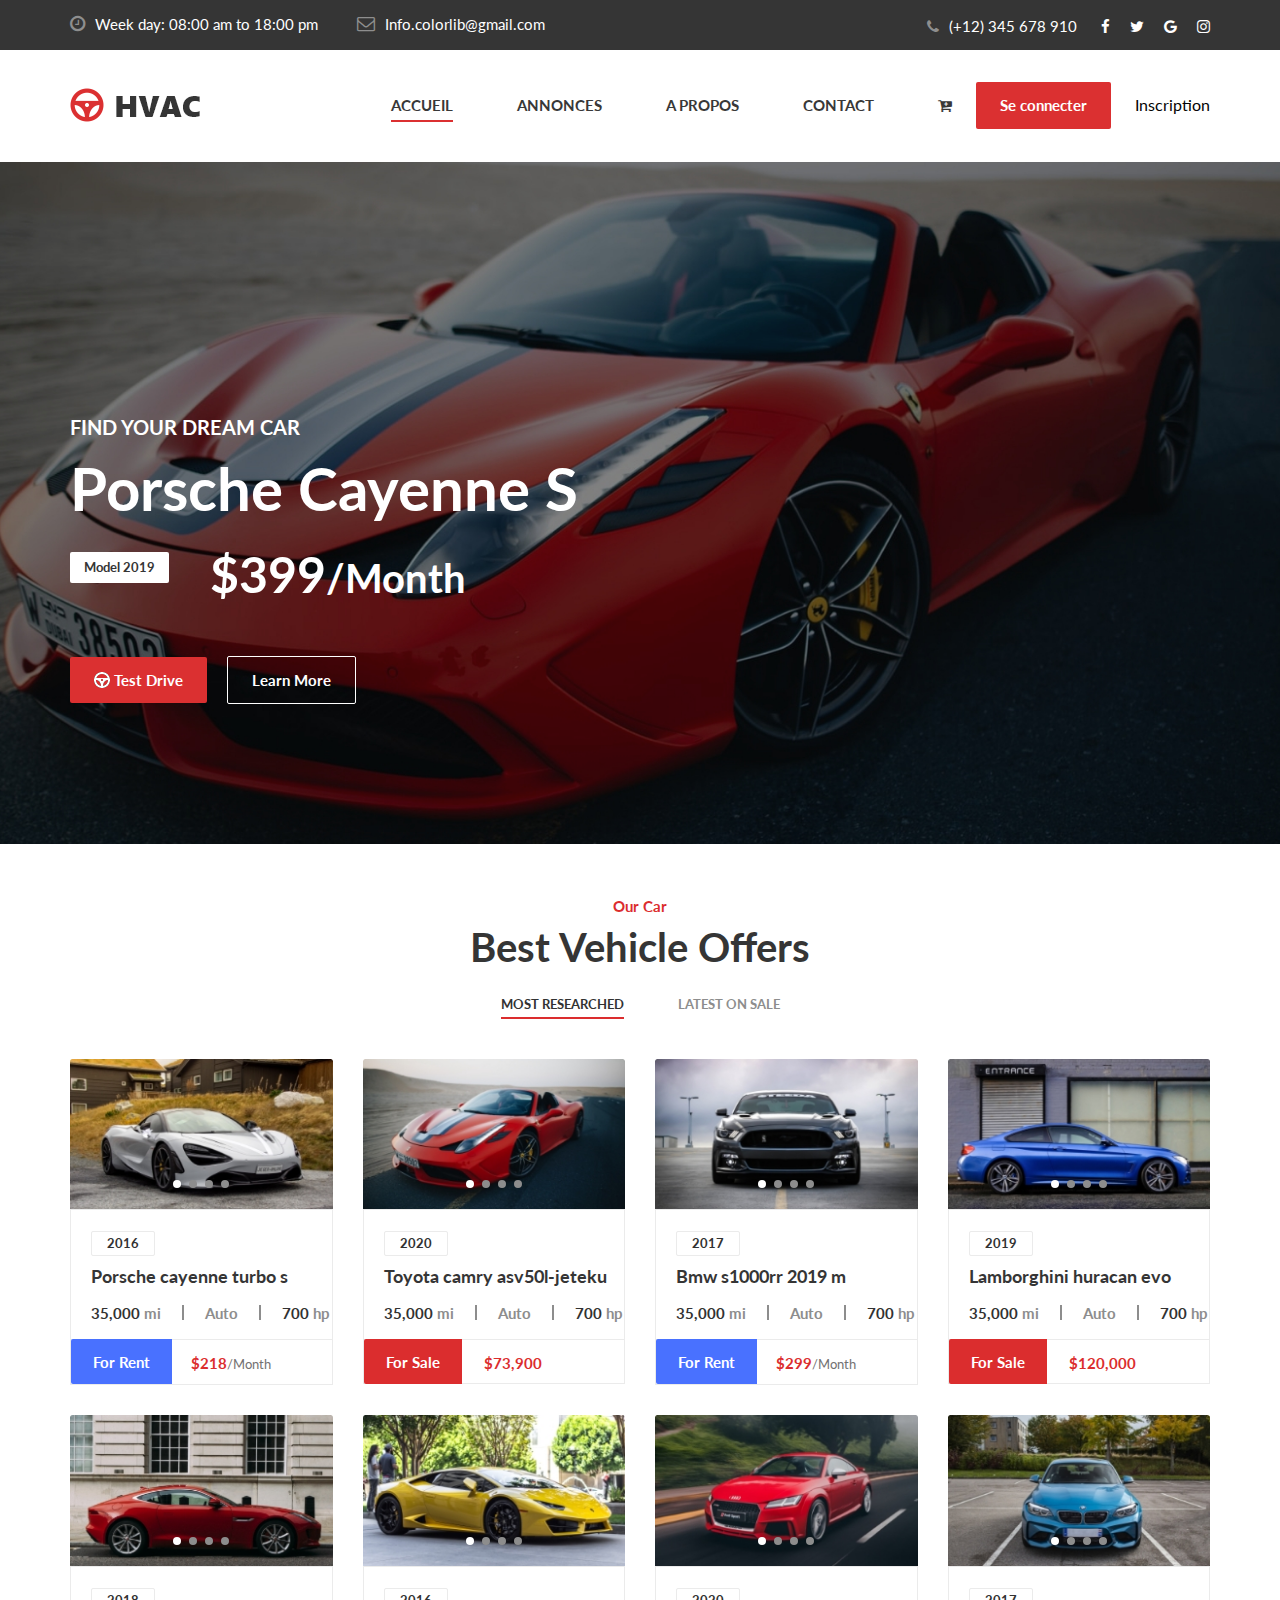
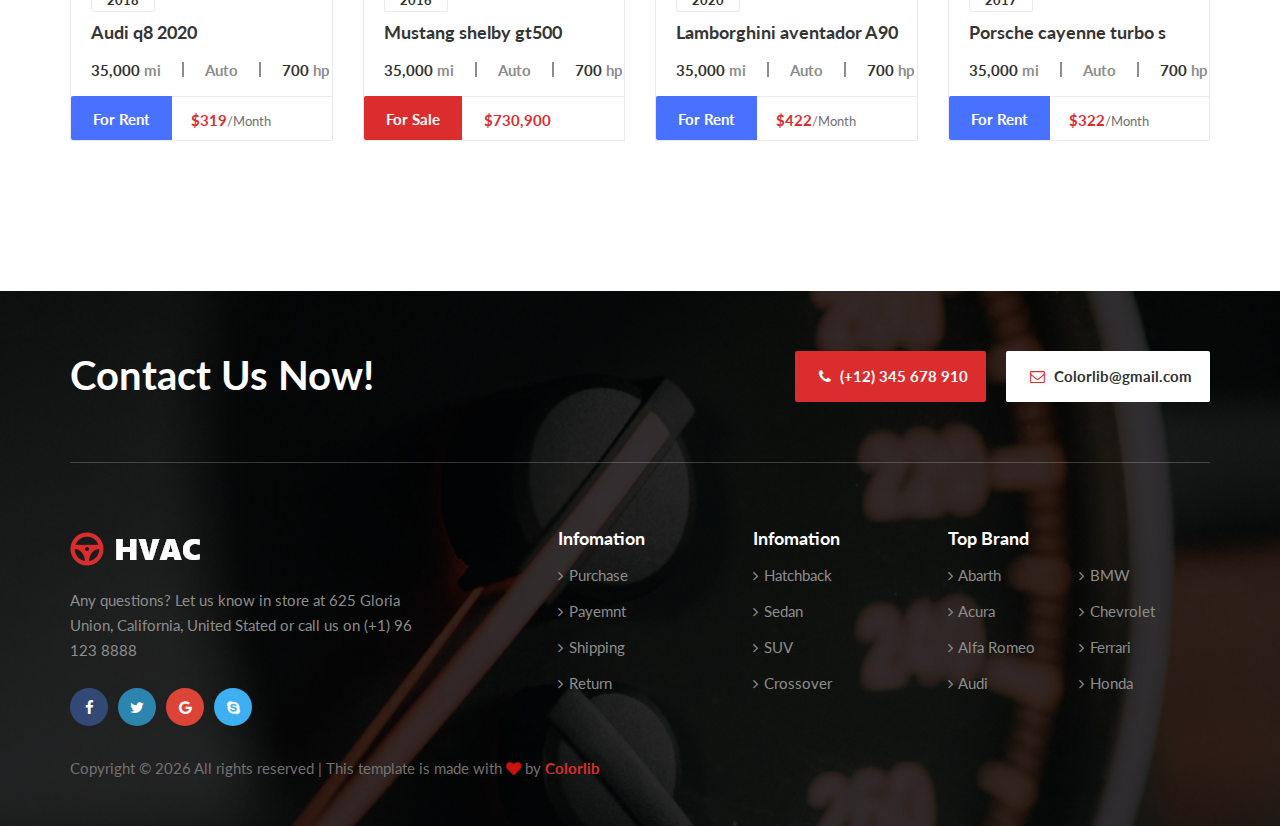
<file: index.html>
<!DOCTYPE html>
<html lang="zxx">

<head>
    <meta charset="UTF-8">
    <meta name="description" content="HVAC Template">
    <meta name="keywords" content="HVAC, unica, creative, html">
    <meta name="viewport" content="width=device-width, initial-scale=1.0">
    <meta http-equiv="X-UA-Compatible" content="ie=edge">
    <title>Nom du site ?</title>

    <!-- Google Font -->
    <link href="https://fonts.googleapis.com/css2?family=Lato:wght@300;400;700;900&display=swap" rel="stylesheet">

    <!-- Css Styles -->
    <link rel="stylesheet" href="css/bootstrap.min.css" type="text/css">
    <link rel="stylesheet" href="css/font-awesome.min.css" type="text/css">
    <link rel="stylesheet" href="css/elegant-icons.css" type="text/css">
    <link rel="stylesheet" href="css/nice-select.css" type="text/css">
    <link rel="stylesheet" href="css/magnific-popup.css" type="text/css">
    <link rel="stylesheet" href="css/jquery-ui.min.css" type="text/css">
    <link rel="stylesheet" href="css/owl.carousel.min.css" type="text/css">
    <link rel="stylesheet" href="css/slicknav.min.css" type="text/css">
    <link rel="stylesheet" href="css/style.css" type="text/css">
</head>

<body>
    <!-- Page Preloder -->
    <div id="preloder">
        <div class="loader"></div>
    </div>

    <!-- Offcanvas Menu Begin -->
    <div class="offcanvas-menu-overlay"></div>
    <div class="offcanvas-menu-wrapper">
        <div class="offcanvas__widget">
            <a href="#"><i class="fa fa-cart-plus"></i></a>
            <a href="#" class="primary-btn">Add Car</a>
        </div>
        <div class="offcanvas__logo">
            <a href="./index.html"><img src="img/logo.png" alt=""></a>
        </div>
        <div id="mobile-menu-wrap"></div>
        <ul class="offcanvas__widget__add">
            <li><i class="fa fa-clock-o"></i> Week day: 08:00 am to 18:00 pm</li>
            <li><i class="fa fa-envelope-o"></i> Info.colorlib@gmail.com</li>
        </ul>
        <div class="offcanvas__phone__num">
            <i class="fa fa-phone"></i>
            <span>(+12) 345 678 910</span>
        </div>
        <div class="offcanvas__social">
            <a href="#"><i class="fa fa-facebook"></i></a>
            <a href="#"><i class="fa fa-twitter"></i></a>
            <a href="#"><i class="fa fa-google"></i></a>
            <a href="#"><i class="fa fa-instagram"></i></a>
        </div>
    </div>
    <!-- Offcanvas Menu End -->

    <!-- Header Section Begin -->
    <header class="header">
        <div class="header__top">
            <div class="container">
                <div class="row">
                    <div class="col-lg-7">
                        <ul class="header__top__widget">
                            <li><i class="fa fa-clock-o"></i> Week day: 08:00 am to 18:00 pm</li>
                            <li><i class="fa fa-envelope-o"></i> Info.colorlib@gmail.com</li>
                        </ul>
                    </div>
                    <div class="col-lg-5">
                        <div class="header__top__right">
                            <div class="header__top__phone">
                                <i class="fa fa-phone"></i>
                                <span>(+12) 345 678 910</span>
                            </div>
                            <div class="header__top__social">
                                <a href="#"><i class="fa fa-facebook"></i></a>
                                <a href="#"><i class="fa fa-twitter"></i></a>
                                <a href="#"><i class="fa fa-google"></i></a>
                                <a href="#"><i class="fa fa-instagram"></i></a>
                            </div>
                        </div>
                    </div>
                </div>
            </div>
        </div>
        <div class="container">
            <div class="row">
                <div class="col-lg-2">
                    <div class="header__logo">
                        <a href="./index.html"><img src="img/logo.png" alt=""></a>
                    </div>
                </div>
                <div class="col-lg-10">
                    <div class="header__nav">
                        <nav class="header__menu">
                            <ul>
                                <li class="active"><a href="./index.html">Accueil</a></li>
                                <li><a href="./car.html">Annonces</a></li>
                                <li><a href="./about.html">A PROPOS</a></li>
                                <li><a href="./contact.html">Contact</a></li>
                            </ul>
                        </nav>
                        <div class="header__nav__widget">
                            <div class="header__nav__widget__btn">
                                <a href="#"><i class="fa fa-cart-plus"></i></a>
                            </div>
                            <a href="#" class="primary-btn">Se connecter</a>
                        </div>
                        <a href="" class="inscription"> Inscription </a>
                    </div>
                </div>
            </div>
            <div class="canvas__open">
                <span class="fa fa-bars"></span>
            </div>
        </div>
    </header>
    <!-- Header Section End -->

    <!-- Hero Section Begin -->
    <section class="hero spad set-bg" data-setbg="img/hero-bg.jpg">
        <div class="container">
            <div class="row">
                <div class="col-lg-7">
                    <div class="hero__text">
                        <div class="hero__text__title">
                            <span>FIND YOUR DREAM CAR</span>
                            <h2>Porsche Cayenne S</h2>
                        </div>
                        <div class="hero__text__price">
                            <div class="car-model">Model 2019</div>
                            <h2>$399<span>/Month</span></h2>
                        </div>
                        <a href="#" class="primary-btn"><img src="img/wheel.png" alt=""> Test Drive</a>
                        <a href="#" class="primary-btn more-btn">Learn More</a>
                    </div>
                </div>
                <!-- <div class="col-lg-5">
                    <div class="hero__tab">
                        <ul class="nav nav-tabs" role="tablist">
                            <li class="nav-item">
                                <a class="nav-link active" data-toggle="tab" href="#tabs-1" role="tab">Car Rental</a>
                            </li>
                            <li class="nav-item">
                                <a class="nav-link" data-toggle="tab" href="#tabs-2" role="tab">Buy Car</a>
                            </li>
                        </ul>
                        <div class="tab-content">
                            <div class="tab-pane active" id="tabs-1" role="tabpanel">
                                <div class="hero__tab__form">
                                    <h2>Find Your Dream Car</h2>
                                    <form>
                                        <div class="select-list">
                                            <div class="select-list-item">
                                                <p>Select Year</p>
                                                <select>
                                                    <option data-display=" ">Select Year</option>
                                                    <option value="">2020</option>
                                                    <option value="">2019</option>
                                                    <option value="">2018</option>
                                                    <option value="">2017</option>
                                                    <option value="">2016</option>
                                                    <option value="">2015</option>
                                                </select>
                                            </div>
                                            <div class="select-list-item">
                                                <p>Select Brand</p>
                                                <select>
                                                    <option data-display=" ">Select Brand</option>
                                                    <option value="">Acura</option>
                                                    <option value="">Audi</option>
                                                    <option value="">Bentley</option>
                                                    <option value="">BMW</option>
                                                    <option value="">Bugatti</option>
                                                </select>
                                            </div>
                                            <div class="select-list-item">
                                                <p>Select Model</p>
                                                <select>
                                                    <option data-display=" ">Select Model</option>
                                                    <option value="">Q3</option>
                                                    <option value="">A4 </option>
                                                    <option value="">AVENTADOR</option>
                                                </select>
                                            </div>
                                            <div class="select-list-item">
                                                <p>Select Mileage</p>
                                                <select>
                                                    <option data-display=" ">Select Mileage</option>
                                                    <option value="">27</option>
                                                    <option value="">25</option>
                                                    <option value="">15</option>
                                                    <option value="">10</option>
                                                </select>
                                            </div>
                                        </div>
                                        <div class="car-price">
                                            <p>Price Range:</p>
                                            <div class="price-range-wrap">
                                                <div class="price-range"></div>
                                                <div class="range-slider">
                                                    <div class="price-input">
                                                        <input type="text" id="amount">
                                                    </div>
                                                </div>
                                            </div>
                                        </div>
                                        <button type="submit" class="site-btn">Searching</button>
                                    </form>
                                </div>
                            </div> 
                <div class="tab-pane" id="tabs-2" role="tabpanel">
                    <div class="hero__tab__form">
                        <h2>Buy Your Dream Car</h2>
                        <form>
                            <div class="select-list">
                                <div class="select-list-item">
                                    <p>Select Year</p>
                                    <select>
                                                    <option data-display=" ">Select Year</option>
                                                    <option value="">2020</option>
                                                    <option value="">2019</option>
                                                    <option value="">2018</option>
                                                    <option value="">2017</option>
                                                    <option value="">2016</option>
                                                    <option value="">2015</option>
                                                </select>
                                </div>
                                <div class="select-list-item">
                                    <p>Select Brand</p>
                                    <select>
                                                    <option data-display=" ">Select Brand</option>
                                                    <option value="">Acura</option>
                                                    <option value="">Audi</option>
                                                    <option value="">Bentley</option>
                                                    <option value="">BMW</option>
                                                    <option value="">Bugatti</option>
                                                </select>
                                </div>
                                <div class="select-list-item">
                                    <p>Select Model</p>
                                    <select>
                                                    <option data-display=" ">Select Model</option>
                                                    <option value="">Q3</option>
                                                    <option value="">A4 </option>
                                                    <option value="">AVENTADOR</option>
                                                </select>
                                </div>
                                <div class="select-list-item">
                                    <p>Select Mileage</p>
                                    <select>
                                                    <option data-display=" ">Select Mileage</option>
                                                    <option value="">27</option>
                                                    <option value="">25</option>
                                                    <option value="">15</option>
                                                    <option value="">10</option>
                                                </select>
                                </div>
                            </div>
                            <div class="car-price">
                                <p>Price Range:</p>
                                <div class="price-range-wrap">
                                    <div class="price-range"></div>
                                    <div class="range-slider">
                                        <div class="price-input">
                                            <input type="text" id="amount">
                                        </div>
                                    </div>
                                </div>
                            </div>
                            <button type="submit" class="site-btn">Searching</button>
                        </form>
                    </div>
            </div> 
            </div>
        </div>
        </div>-->
            </div>
        </div>
    </section>
    <!-- Hero Section End -->


    <!-- Car Section Begin -->
    <section class="car spad">
        <div class="container">
            <div class="row">
                <div class="col-lg-12">
                    <div class="section-title">
                        <span>Our Car</span>
                        <h2>Best Vehicle Offers</h2>
                    </div>
                    <ul class="filter__controls">
                        <li class="active" data-filter="*">Most Researched</li>
                        <!-- TODO : changer l'option de recherche en boite manuel / auto-->
                        <li data-filter=".sale">Latest on sale</li>
                    </ul>
                </div>
            </div>
            <div class="row car-filter">
                <div class="col-lg-3 col-md-4 col-sm-6 mix">
                    <div class="car__item">
                        <div class="car__item__pic__slider owl-carousel">
                            <img src="img/cars/car-1.jpg" alt="">
                            <img src="img/cars/car-8.jpg" alt="">
                            <img src="img/cars/car-6.jpg" alt="">
                            <img src="img/cars/car-3.jpg" alt="">
                        </div>
                        <div class="car__item__text">
                            <div class="car__item__text__inner">
                                <div class="label-date">2016</div>
                                <h5><a href="#">Porsche cayenne turbo s</a></h5>
                                <ul>
                                    <li><span>35,000</span> mi</li>
                                    <li>Auto</li>
                                    <li><span>700</span> hp</li>
                                </ul>
                            </div>
                            <div class="car__item__price">
                                <span class="car-option">For Rent</span>
                                <h6>$218<span>/Month</span></h6>
                            </div>
                        </div>
                    </div>
                </div>
                <div class="col-lg-3 col-md-4 col-sm-6 mix sale">
                    <div class="car__item">
                        <div class="car__item__pic__slider owl-carousel">
                            <img src="img/cars/car-2.jpg" alt="">
                            <img src="img/cars/car-8.jpg" alt="">
                            <img src="img/cars/car-6.jpg" alt="">
                            <img src="img/cars/car-4.jpg" alt="">
                        </div>
                        <div class="car__item__text">
                            <div class="car__item__text__inner">
                                <div class="label-date">2020</div>
                                <h5><a href="#">Toyota camry asv50l-jeteku</a></h5>
                                <ul>
                                    <li><span>35,000</span> mi</li>
                                    <li>Auto</li>
                                    <li><span>700</span> hp</li>
                                </ul>
                            </div>
                            <div class="car__item__price">
                                <span class="car-option sale">For Sale</span>
                                <h6>$73,900</h6>
                            </div>
                        </div>
                    </div>
                </div>
                <div class="col-lg-3 col-md-4 col-sm-6 mix">
                    <div class="car__item">
                        <div class="car__item__pic__slider owl-carousel">
                            <img src="img/cars/car-3.jpg" alt="">
                            <img src="img/cars/car-8.jpg" alt="">
                            <img src="img/cars/car-6.jpg" alt="">
                            <img src="img/cars/car-5.jpg" alt="">
                        </div>
                        <div class="car__item__text">
                            <div class="car__item__text__inner">
                                <div class="label-date">2017</div>
                                <h5><a href="#">Bmw s1000rr 2019 m</a></h5>
                                <ul>
                                    <li><span>35,000</span> mi</li>
                                    <li>Auto</li>
                                    <li><span>700</span> hp</li>
                                </ul>
                            </div>
                            <div class="car__item__price">
                                <span class="car-option">For Rent</span>
                                <h6>$299<span>/Month</span></h6>
                            </div>
                        </div>
                    </div>
                </div>
                <div class="col-lg-3 col-md-4 col-sm-6 mix sale">
                    <div class="car__item">
                        <div class="car__item__pic__slider owl-carousel">
                            <img src="img/cars/car-4.jpg" alt="">
                            <img src="img/cars/car-8.jpg" alt="">
                            <img src="img/cars/car-2.jpg" alt="">
                            <img src="img/cars/car-1.jpg" alt="">
                        </div>
                        <div class="car__item__text">
                            <div class="car__item__text__inner">
                                <div class="label-date">2019</div>
                                <h5><a href="#">Lamborghini huracan evo</a></h5>
                                <ul>
                                    <li><span>35,000</span> mi</li>
                                    <li>Auto</li>
                                    <li><span>700</span> hp</li>
                                </ul>
                            </div>
                            <div class="car__item__price">
                                <span class="car-option sale">For Sale</span>
                                <h6>$120,000</h6>
                            </div>
                        </div>
                    </div>
                </div>
                <div class="col-lg-3 col-md-4 col-sm-6 mix">
                    <div class="car__item">
                        <div class="car__item__pic__slider owl-carousel">
                            <img src="img/cars/car-5.jpg" alt="">
                            <img src="img/cars/car-8.jpg" alt="">
                            <img src="img/cars/car-7.jpg" alt="">
                            <img src="img/cars/car-2.jpg" alt="">
                        </div>
                        <div class="car__item__text">
                            <div class="car__item__text__inner">
                                <div class="label-date">2018</div>
                                <h5><a href="#">Audi q8 2020</a></h5>
                                <ul>
                                    <li><span>35,000</span> mi</li>
                                    <li>Auto</li>
                                    <li><span>700</span> hp</li>
                                </ul>
                            </div>
                            <div class="car__item__price">
                                <span class="car-option">For Rent</span>
                                <h6>$319<span>/Month</span></h6>
                            </div>
                        </div>
                    </div>
                </div>
                <div class="col-lg-3 col-md-4 col-sm-6 mix sale">
                    <div class="car__item">
                        <div class="car__item__pic__slider owl-carousel">
                            <img src="img/cars/car-6.jpg" alt="">
                            <img src="img/cars/car-8.jpg" alt="">
                            <img src="img/cars/car-3.jpg" alt="">
                            <img src="img/cars/car-1.jpg" alt="">
                        </div>
                        <div class="car__item__text">
                            <div class="car__item__text__inner">
                                <div class="label-date">2016</div>
                                <h5><a href="#">Mustang shelby gt500</a></h5>
                                <ul>
                                    <li><span>35,000</span> mi</li>
                                    <li>Auto</li>
                                    <li><span>700</span> hp</li>
                                </ul>
                            </div>
                            <div class="car__item__price">
                                <span class="car-option sale">For Sale</span>
                                <h6>$730,900</h6>
                            </div>
                        </div>
                    </div>
                </div>
                <div class="col-lg-3 col-md-4 col-sm-6 mix">
                    <div class="car__item">
                        <div class="car__item__pic__slider owl-carousel">
                            <img src="img/cars/car-7.jpg" alt="">
                            <img src="img/cars/car-2.jpg" alt="">
                            <img src="img/cars/car-4.jpg" alt="">
                            <img src="img/cars/car-1.jpg" alt="">
                        </div>
                        <div class="car__item__text">
                            <div class="car__item__text__inner">
                                <div class="label-date">2020</div>
                                <h5><a href="#">Lamborghini aventador A90</a></h5>
                                <ul>
                                    <li><span>35,000</span> mi</li>
                                    <li>Auto</li>
                                    <li><span>700</span> hp</li>
                                </ul>
                            </div>
                            <div class="car__item__price">
                                <span class="car-option">For Rent</span>
                                <h6>$422<span>/Month</span></h6>
                            </div>
                        </div>
                    </div>
                </div>
                <div class="col-lg-3 col-md-4 col-sm-6 mix">
                    <div class="car__item">
                        <div class="car__item__pic__slider owl-carousel">
                            <img src="img/cars/car-8.jpg" alt="">
                            <img src="img/cars/car-3.jpg" alt="">
                            <img src="img/cars/car-5.jpg" alt="">
                            <img src="img/cars/car-2.jpg" alt="">
                        </div>
                        <div class="car__item__text">
                            <div class="car__item__text__inner">
                                <div class="label-date">2017</div>
                                <h5><a href="#">Porsche cayenne turbo s</a></h5>
                                <ul>
                                    <li><span>35,000</span> mi</li>
                                    <li>Auto</li>
                                    <li><span>700</span> hp</li>
                                </ul>
                            </div>
                            <div class="car__item__price">
                                <span class="car-option">For Rent</span>
                                <h6>$322<span>/Month</span></h6>
                            </div>
                        </div>
                    </div>
                </div>
            </div>
        </div>
    </section>
    <!-- Car Section End -->

    <!-- Footer Section Begin -->
    <footer class="footer set-bg" data-setbg="img/footer-bg.jpg">
        <div class="container">
            <div class="footer__contact">
                <div class="row">
                    <div class="col-lg-6 col-md-6">
                        <div class="footer__contact__title">
                            <h2>Contact Us Now!</h2>
                        </div>
                    </div>
                    <div class="col-lg-6 col-md-6">
                        <div class="footer__contact__option">
                            <div class="option__item"><i class="fa fa-phone"></i> (+12) 345 678 910</div>
                            <div class="option__item email"><i class="fa fa-envelope-o"></i> Colorlib@gmail.com</div>
                        </div>
                    </div>
                </div>
            </div>
            <div class="row">
                <div class="col-lg-4 col-md-4">
                    <div class="footer__about">
                        <div class="footer__logo">
                            <a href="#"><img src="img/footer-logo.png" alt=""></a>
                        </div>
                        <p>Any questions? Let us know in store at 625 Gloria Union, California, United Stated or call us on (+1) 96 123 8888</p>
                        <div class="footer__social">
                            <a href="#" class="facebook"><i class="fa fa-facebook"></i></a>
                            <a href="#" class="twitter"><i class="fa fa-twitter"></i></a>
                            <a href="#" class="google"><i class="fa fa-google"></i></a>
                            <a href="#" class="skype"><i class="fa fa-skype"></i></a>
                        </div>
                    </div>
                </div>
                <div class="col-lg-2 offset-lg-1 col-md-3">
                    <div class="footer__widget">
                        <h5>Infomation</h5>
                        <ul>
                            <li><a href="#"><i class="fa fa-angle-right"></i> Purchase</a></li>
                            <li><a href="#"><i class="fa fa-angle-right"></i> Payemnt</a></li>
                            <li><a href="#"><i class="fa fa-angle-right"></i> Shipping</a></li>
                            <li><a href="#"><i class="fa fa-angle-right"></i> Return</a></li>
                        </ul>
                    </div>
                </div>
                <div class="col-lg-2 col-md-3">
                    <div class="footer__widget">
                        <h5>Infomation</h5>
                        <ul>
                            <li><a href="#"><i class="fa fa-angle-right"></i> Hatchback</a></li>
                            <li><a href="#"><i class="fa fa-angle-right"></i> Sedan</a></li>
                            <li><a href="#"><i class="fa fa-angle-right"></i> SUV</a></li>
                            <li><a href="#"><i class="fa fa-angle-right"></i> Crossover</a></li>
                        </ul>
                    </div>
                </div>
                <div class="col-lg-3 col-md-6">
                    <div class="footer__brand">
                        <h5>Top Brand</h5>
                        <ul>
                            <li><a href="#"><i class="fa fa-angle-right"></i> Abarth</a></li>
                            <li><a href="#"><i class="fa fa-angle-right"></i> Acura</a></li>
                            <li><a href="#"><i class="fa fa-angle-right"></i> Alfa Romeo</a></li>
                            <li><a href="#"><i class="fa fa-angle-right"></i> Audi</a></li>
                        </ul>
                        <ul>
                            <li><a href="#"><i class="fa fa-angle-right"></i> BMW</a></li>
                            <li><a href="#"><i class="fa fa-angle-right"></i> Chevrolet</a></li>
                            <li><a href="#"><i class="fa fa-angle-right"></i> Ferrari</a></li>
                            <li><a href="#"><i class="fa fa-angle-right"></i> Honda</a></li>
                        </ul>
                    </div>
                </div>
            </div>
            <!-- Link back to Colorlib can't be removed. Template is licensed under CC BY 3.0. -->
            <div class="footer__copyright__text">
                <p>Copyright &copy;
                    <script>
                        document.write(new Date().getFullYear());
                    </script> All rights reserved | This template is made with <i class="fa fa-heart" aria-hidden="true"></i> by <a href="https://colorlib.com" target="_blank">Colorlib</a></p>
            </div>
            <!-- Link back to Colorlib can't be removed. Template is licensed under CC BY 3.0. -->
        </div>
    </footer>
    <!-- Footer Section End -->

    <!-- Search Begin -->
    <div class="search-model">
        <div class="h-100 d-flex align-items-center justify-content-center">
            <div class="search-close-switch">+</div>
            <form class="search-model-form">
                <input type="text" id="search-input" placeholder="Search here.....">
            </form>
        </div>
    </div>
    <!-- Search End -->

    <!-- Js Plugins -->
    <script src="js/jquery-3.3.1.min.js"></script>
    <script src="js/bootstrap.min.js"></script>
    <script src="js/jquery.nice-select.min.js"></script>
    <script src="js/jquery-ui.min.js"></script>
    <script src="js/jquery.magnific-popup.min.js"></script>
    <script src="js/mixitup.min.js"></script>
    <script src="js/jquery.slicknav.js"></script>
    <script src="js/owl.carousel.min.js"></script>
    <script src="js/main.js"></script>
</body>

</html>
</file>
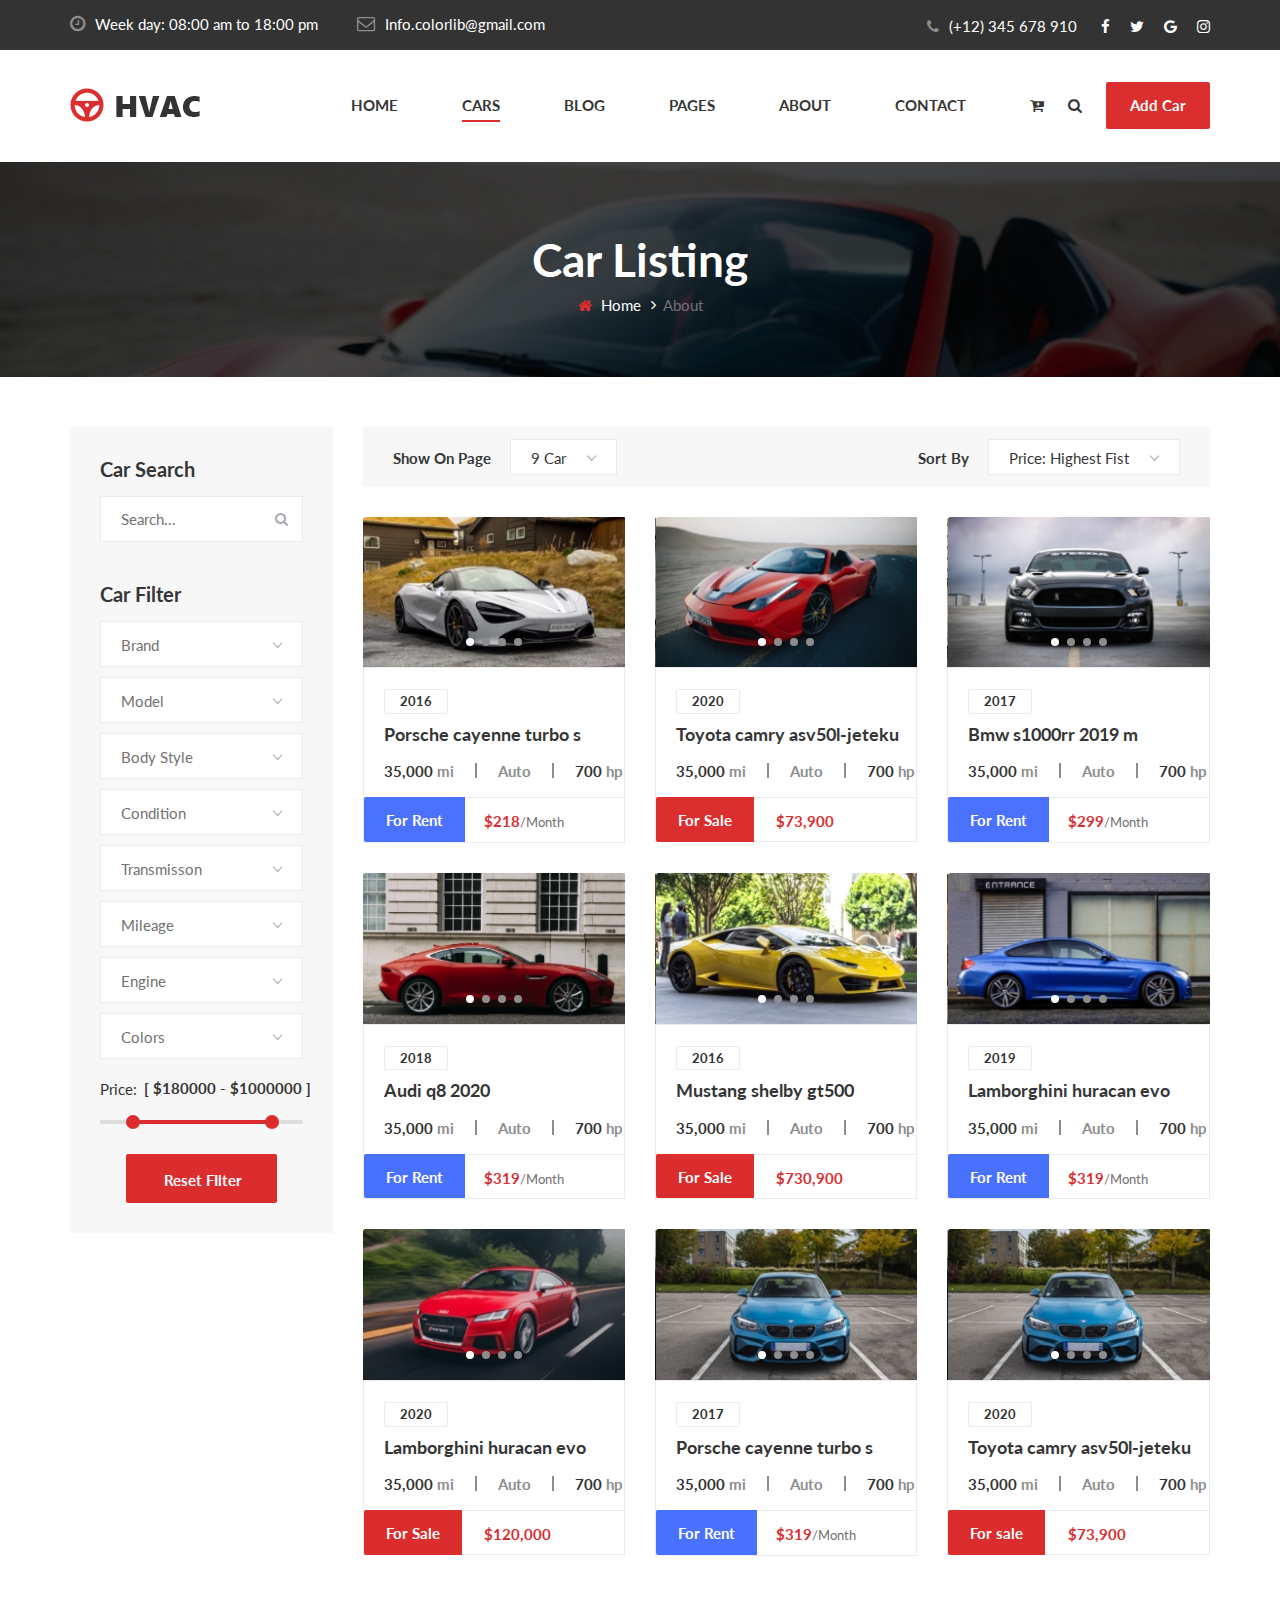
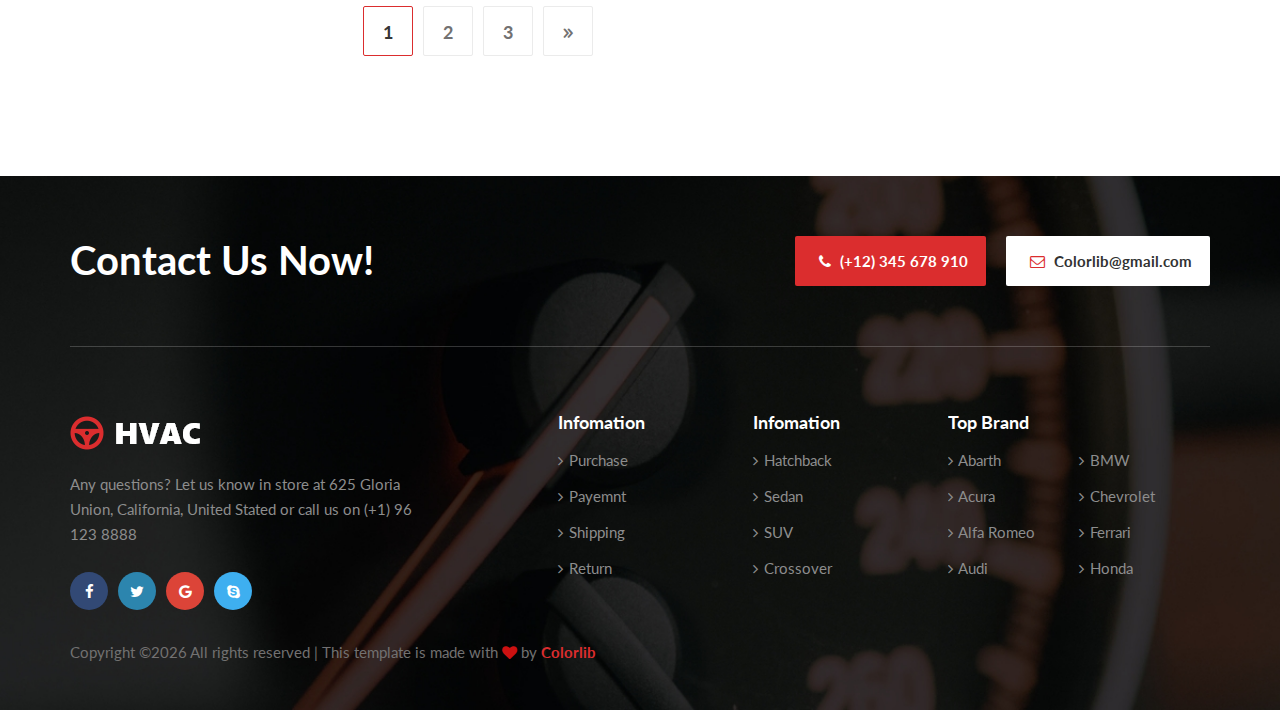
<file: annonce.html>
<!DOCTYPE html>
<html lang="zxx">

<head>
    <meta charset="UTF-8">
    <meta name="description" content="HVAC Template">
    <meta name="keywords" content="HVAC, unica, creative, html">
    <meta name="viewport" content="width=device-width, initial-scale=1.0">
    <meta http-equiv="X-UA-Compatible" content="ie=edge">
    <title>HVAC | Template</title>

    <!-- Google Font -->
    <link href="https://fonts.googleapis.com/css2?family=Lato:wght@300;400;700;900&display=swap" rel="stylesheet">

    <!-- Css Styles -->
    <link rel="stylesheet" href="css/bootstrap.min.css" type="text/css">
    <link rel="stylesheet" href="css/font-awesome.min.css" type="text/css">
    <link rel="stylesheet" href="css/elegant-icons.css" type="text/css">
    <link rel="stylesheet" href="css/nice-select.css" type="text/css">
    <link rel="stylesheet" href="css/magnific-popup.css" type="text/css">
    <link rel="stylesheet" href="css/jquery-ui.min.css" type="text/css">
    <link rel="stylesheet" href="css/owl.carousel.min.css" type="text/css">
    <link rel="stylesheet" href="css/slicknav.min.css" type="text/css">
    <link rel="stylesheet" href="css/style.css" type="text/css">
</head>

<body>
    <!-- Page Preloder -->
    <div id="preloder">
        <div class="loader"></div>
    </div>

    <!-- Offcanvas Menu Begin -->
    <div class="offcanvas-menu-overlay"></div>
    <div class="offcanvas-menu-wrapper">
        <div class="offcanvas__widget">
            <a href="#"><i class="fa fa-cart-plus"></i></a>
            <a href="#" class="search-switch"><i class="fa fa-search"></i></a>
            <a href="#" class="primary-btn">Add Car</a>
        </div>
        <div class="offcanvas__logo">
            <a href="./index.html"><img src="img/logo.png" alt=""></a>
        </div>
        <div id="mobile-menu-wrap"></div>
        <ul class="offcanvas__widget__add">
            <li><i class="fa fa-clock-o"></i> Week day: 08:00 am to 18:00 pm</li>
            <li><i class="fa fa-envelope-o"></i> Info.colorlib@gmail.com</li>
        </ul>
        <div class="offcanvas__phone__num">
            <i class="fa fa-phone"></i>
            <span>(+12) 345 678 910</span>
        </div>
        <div class="offcanvas__social">
            <a href="#"><i class="fa fa-facebook"></i></a>
            <a href="#"><i class="fa fa-twitter"></i></a>
            <a href="#"><i class="fa fa-google"></i></a>
            <a href="#"><i class="fa fa-instagram"></i></a>
        </div>
    </div>
    <!-- Offcanvas Menu End -->

    <!-- Header Section Begin -->
    <header class="header">
        <div class="header__top">
            <div class="container">
                <div class="row">
                    <div class="col-lg-7">
                        <ul class="header__top__widget">
                            <li><i class="fa fa-clock-o"></i> Week day: 08:00 am to 18:00 pm</li>
                            <li><i class="fa fa-envelope-o"></i> Info.colorlib@gmail.com</li>
                        </ul>
                    </div>
                    <div class="col-lg-5">
                        <div class="header__top__right">
                            <div class="header__top__phone">
                                <i class="fa fa-phone"></i>
                                <span>(+12) 345 678 910</span>
                            </div>
                            <div class="header__top__social">
                                <a href="#"><i class="fa fa-facebook"></i></a>
                                <a href="#"><i class="fa fa-twitter"></i></a>
                                <a href="#"><i class="fa fa-google"></i></a>
                                <a href="#"><i class="fa fa-instagram"></i></a>
                            </div>
                        </div>
                    </div>
                </div>
            </div>
        </div>
        <div class="container">
            <div class="row">
                <div class="col-lg-2">
                    <div class="header__logo">
                        <a href="./index.html"><img src="img/logo.png" alt=""></a>
                    </div>
                </div>
                <div class="col-lg-10">
                    <div class="header__nav">
                        <nav class="header__menu">
                            <ul>
                                <li><a href="./index.html">Home</a></li>
                                <li class="active"><a href="./car.html">Cars</a></li>
                                <li><a href="./blog.html">Blog</a></li>
                                <li><a href="#">Pages</a>
                                    <ul class="dropdown">
                                        <li><a href="./about.html">About Us</a></li>
                                        <li><a href="./car-details.html">Car Details</a></li>
                                        <li><a href="./blog-details.html">Blog Details</a></li>
                                    </ul>
                                </li>
                                <li><a href="./about.html">About</a></li>
                                <li><a href="./contact.html">Contact</a></li>
                            </ul>
                        </nav>
                        <div class="header__nav__widget">
                            <div class="header__nav__widget__btn">
                                <a href="#"><i class="fa fa-cart-plus"></i></a>
                                <a href="#" class="search-switch"><i class="fa fa-search"></i></a>
                            </div>
                            <a href="#" class="primary-btn">Add Car</a>
                        </div>
                    </div>
                </div>
            </div>
            <div class="canvas__open">
                <span class="fa fa-bars"></span>
            </div>
        </div>
    </header>
    <!-- Header Section End -->

    <!-- Breadcrumb End -->
    <div class="breadcrumb-option set-bg" data-setbg="img/breadcrumb-bg.jpg">
        <div class="container">
            <div class="row">
                <div class="col-lg-12 text-center">
                    <div class="breadcrumb__text">
                        <h2>Car Listing</h2>
                        <div class="breadcrumb__links">
                            <a href="./index.html"><i class="fa fa-home"></i> Home</a>
                            <span>About</span>
                        </div>
                    </div>
                </div>
            </div>
        </div>
    </div>
    <!-- Breadcrumb Begin -->

    <!-- Car Section Begin -->
    <section class="car spad">
        <div class="container">
            <div class="row">
                <div class="col-lg-3">
                    <div class="car__sidebar">
                        <div class="car__search">
                            <h5>Car Search</h5>
                            <form action="#">
                                <input type="text" placeholder="Search...">
                                <button type="submit"><i class="fa fa-search"></i></button>
                            </form>
                        </div>
                        <div class="car__filter">
                            <h5>Car Filter</h5>
                            <form action="#">
                                <select>
                                    <option data-display="Brand">Select Brand</option>
                                    <option value="">Acura</option>
                                    <option value="">Audi</option>
                                    <option value="">Bentley</option>
                                    <<option value="">BMW</option>
                                    <option value="">Bugatti</option>
                                </select>
                                <select>
                                    <option data-display="Model">Select Model</option>
                                    <option value="">Q3</option>
                                    <option value="">A4 </option>
                                    <option value="">AVENTADOR</option>
                                </select>
                                <select>
                                    <option value="">Body Style</option>
                                    <option value="">Option 1</option>
                                    <option value="">Option 2</option>
                                </select>
                                <select>
                                    <option value="">Condition</option>
                                    <option value="">First Hand</option>
                                    <option value="">Second Hand</option>
                                </select>
                                <select>
                                    <option value="">Transmisson</option>
                                    <option value="">Bluetooth</option>
                                    <option value="">WiFi</option>
                                </select>
                                <select>
                                    <option value="">Mileage</option>
                                    <option value="">27</option>
                                    <option value="">20</option>
                                    <option value="">15</option>
                                    <option value="">10</option>
                                </select>
                                <select>
                                    <option value="">Engine</option>
                                    <option value="">BS3</option>
                                    <option value="">BS4</option>
                                    <option value="">BS5</option>
                                    <option value="">BS6</option>
                                </select>
                                <select>
                                    <option value="">Colors</option>
                                    <option value="">Red</option>
                                    <option value="">Blue</option>
                                    <option value="">Black</option>
                                    <option value="">Yellow</option>
                                </select>
                                <div class="filter-price">
                                    <p>Price:</p>
                                    <div class="price-range-wrap">
                                        <div class="filter-price-range"></div>
                                        <div class="range-slider">
                                            <div class="price-input">
                                                <input type="text" id="filterAmount">
                                            </div>
                                        </div>
                                    </div>
                                </div>
                                <div class="car__filter__btn">
                                    <button type="submit" class="site-btn">Reset FIlter</button>
                                </div>
                            </form>
                        </div>
                    </div>
                </div>
                <div class="col-lg-9">
                    <div class="car__filter__option">
                        <div class="row">
                            <div class="col-lg-6 col-md-6">
                                <div class="car__filter__option__item">
                                    <h6>Show On Page</h6>
                                    <select>
                                        <option value="">9 Car</option>
                                        <option value="">15 Car</option>
                                        <option value="">20 Car</option>
                                    </select>
                                </div>
                            </div>
                            <div class="col-lg-6 col-md-6">
                                <div class="car__filter__option__item car__filter__option__item--right">
                                    <h6>Sort By</h6>
                                    <select>
                                        <option value="">Price: Highest Fist</option>
                                        <option value="">Price: Lowest Fist</option>
                                    </select>
                                </div>
                            </div>
                        </div>
                    </div>
                    <div class="row">
                        <div class="col-lg-4 col-md-4">
                            <div class="car__item">
                                <div class="car__item__pic__slider owl-carousel">
                                    <img src="img/cars/car-1.jpg" alt="">
                                    <img src="img/cars/car-8.jpg" alt="">
                                    <img src="img/cars/car-6.jpg" alt="">
                                    <img src="img/cars/car-3.jpg" alt="">
                                </div>
                                <div class="car__item__text">
                                    <div class="car__item__text__inner">
                                        <div class="label-date">2016</div>
                                        <h5><a href="#">Porsche cayenne turbo s</a></h5>
                                        <ul>
                                            <li><span>35,000</span> mi</li>
                                            <li>Auto</li>
                                            <li><span>700</span> hp</li>
                                        </ul>
                                    </div>
                                    <div class="car__item__price">
                                        <span class="car-option">For Rent</span>
                                        <h6>$218<span>/Month</span></h6>
                                    </div>
                                </div>
                            </div>
                        </div>
                        <div class="col-lg-4 col-md-4">
                            <div class="car__item">
                                <div class="car__item__pic__slider owl-carousel">
                                    <img src="img/cars/car-2.jpg" alt="">
                                    <img src="img/cars/car-8.jpg" alt="">
                                    <img src="img/cars/car-6.jpg" alt="">
                                    <img src="img/cars/car-4.jpg" alt="">
                                </div>
                                <div class="car__item__text">
                                    <div class="car__item__text__inner">
                                        <div class="label-date">2020</div>
                                        <h5><a href="#">Toyota camry asv50l-jeteku</a></h5>
                                        <ul>
                                            <li><span>35,000</span> mi</li>
                                            <li>Auto</li>
                                            <li><span>700</span> hp</li>
                                        </ul>
                                    </div>
                                    <div class="car__item__price">
                                        <span class="car-option sale">For Sale</span>
                                        <h6>$73,900</h6>
                                    </div>
                                </div>
                            </div>
                        </div>
                        <div class="col-lg-4 col-md-4">
                            <div class="car__item">
                                <div class="car__item__pic__slider owl-carousel">
                                    <img src="img/cars/car-3.jpg" alt="">
                                    <img src="img/cars/car-8.jpg" alt="">
                                    <img src="img/cars/car-6.jpg" alt="">
                                    <img src="img/cars/car-5.jpg" alt="">
                                </div>
                                <div class="car__item__text">
                                    <div class="car__item__text__inner">
                                        <div class="label-date">2017</div>
                                        <h5><a href="#">Bmw s1000rr 2019 m</a></h5>
                                        <ul>
                                            <li><span>35,000</span> mi</li>
                                            <li>Auto</li>
                                            <li><span>700</span> hp</li>
                                        </ul>
                                    </div>
                                    <div class="car__item__price">
                                        <span class="car-option">For Rent</span>
                                        <h6>$299<span>/Month</span></h6>
                                    </div>
                                </div>
                            </div>
                        </div>
                        <div class="col-lg-4 col-md-4">
                            <div class="car__item">
                                <div class="car__item__pic__slider owl-carousel">
                                    <img src="img/cars/car-5.jpg" alt="">
                                    <img src="img/cars/car-8.jpg" alt="">
                                    <img src="img/cars/car-7.jpg" alt="">
                                    <img src="img/cars/car-2.jpg" alt="">
                                </div>
                                <div class="car__item__text">
                                    <div class="car__item__text__inner">
                                        <div class="label-date">2018</div>
                                        <h5><a href="#">Audi q8 2020</a></h5>
                                        <ul>
                                            <li><span>35,000</span> mi</li>
                                            <li>Auto</li>
                                            <li><span>700</span> hp</li>
                                        </ul>
                                    </div>
                                    <div class="car__item__price">
                                        <span class="car-option">For Rent</span>
                                        <h6>$319<span>/Month</span></h6>
                                    </div>
                                </div>
                            </div>
                        </div>
                        <div class="col-lg-4 col-md-4">
                            <div class="car__item">
                                <div class="car__item__pic__slider owl-carousel">
                                    <img src="img/cars/car-6.jpg" alt="">
                                    <img src="img/cars/car-8.jpg" alt="">
                                    <img src="img/cars/car-3.jpg" alt="">
                                    <img src="img/cars/car-1.jpg" alt="">
                                </div>
                                <div class="car__item__text">
                                    <div class="car__item__text__inner">
                                        <div class="label-date">2016</div>
                                        <h5><a href="#">Mustang shelby gt500</a></h5>
                                        <ul>
                                            <li><span>35,000</span> mi</li>
                                            <li>Auto</li>
                                            <li><span>700</span> hp</li>
                                        </ul>
                                    </div>
                                    <div class="car__item__price">
                                        <span class="car-option sale">For Sale</span>
                                        <h6>$730,900</h6>
                                    </div>
                                </div>
                            </div>
                        </div>
                        <div class="col-lg-4 col-md-4">
                            <div class="car__item">
                                <div class="car__item__pic__slider owl-carousel">
                                    <img src="img/cars/car-4.jpg" alt="">
                                    <img src="img/cars/car-8.jpg" alt="">
                                    <img src="img/cars/car-2.jpg" alt="">
                                    <img src="img/cars/car-1.jpg" alt="">
                                </div>
                                <div class="car__item__text">
                                    <div class="car__item__text__inner">
                                        <div class="label-date">2019</div>
                                        <h5><a href="#">Lamborghini huracan evo</a></h5>
                                        <ul>
                                            <li><span>35,000</span> mi</li>
                                            <li>Auto</li>
                                            <li><span>700</span> hp</li>
                                        </ul>
                                    </div>
                                    <div class="car__item__price">
                                        <span class="car-option">For Rent</span>
                                        <h6>$319<span>/Month</span></h6>
                                    </div>
                                </div>
                            </div>
                        </div>
                        <div class="col-lg-4 col-md-4">
                            <div class="car__item">
                                <div class="car__item__pic__slider owl-carousel">
                                    <img src="img/cars/car-7.jpg" alt="">
                                    <img src="img/cars/car-2.jpg" alt="">
                                    <img src="img/cars/car-4.jpg" alt="">
                                    <img src="img/cars/car-1.jpg" alt="">
                                </div>
                                <div class="car__item__text">
                                    <div class="car__item__text__inner">
                                        <div class="label-date">2020</div>
                                        <h5><a href="#">Lamborghini huracan evo</a></h5>
                                        <ul>
                                            <li><span>35,000</span> mi</li>
                                            <li>Auto</li>
                                            <li><span>700</span> hp</li>
                                        </ul>
                                    </div>
                                    <div class="car__item__price">
                                        <span class="car-option sale">For Sale</span>
                                        <h6>$120,000</h6>
                                    </div>
                                </div>
                            </div>
                        </div>
                        <div class="col-lg-4 col-md-4">
                            <div class="car__item">
                                <div class="car__item__pic__slider owl-carousel">
                                    <img src="img/cars/car-8.jpg" alt="">
                                    <img src="img/cars/car-3.jpg" alt="">
                                    <img src="img/cars/car-5.jpg" alt="">
                                    <img src="img/cars/car-2.jpg" alt="">
                                </div>
                                <div class="car__item__text">
                                    <div class="car__item__text__inner">
                                        <div class="label-date">2017</div>
                                        <h5><a href="#">Porsche cayenne turbo s</a></h5>
                                        <ul>
                                            <li><span>35,000</span> mi</li>
                                            <li>Auto</li>
                                            <li><span>700</span> hp</li>
                                        </ul>
                                    </div>
                                    <div class="car__item__price">
                                        <span class="car-option">For Rent</span>
                                        <h6>$319<span>/Month</span></h6>
                                    </div>
                                </div>
                            </div>
                        </div>
                        <div class="col-lg-4 col-md-4">
                            <div class="car__item">
                                <div class="car__item__pic__slider owl-carousel">
                                    <img src="img/cars/car-8.jpg" alt="">
                                    <img src="img/cars/car-3.jpg" alt="">
                                    <img src="img/cars/car-5.jpg" alt="">
                                    <img src="img/cars/car-2.jpg" alt="">
                                </div>
                                <div class="car__item__text">
                                    <div class="car__item__text__inner">
                                        <div class="label-date">2020</div>
                                        <h5><a href="#">Toyota camry asv50l-jeteku</a></h5>
                                        <ul>
                                            <li><span>35,000</span> mi</li>
                                            <li>Auto</li>
                                            <li><span>700</span> hp</li>
                                        </ul>
                                    </div>
                                    <div class="car__item__price">
                                        <span class="car-option sale">For sale</span>
                                        <h6>$73,900</h6>
                                    </div>
                                </div>
                            </div>
                        </div>
                    </div>
                    <div class="pagination__option">
                        <a href="#" class="active">1</a>
                        <a href="#">2</a>
                        <a href="#">3</a>
                        <a href="#"><span class="arrow_carrot-2right"></span></a>
                    </div>
                </div>
            </div>
        </div>
    </section>
    <!-- Car Section End -->

    <!-- Footer Section Begin -->
    <footer class="footer set-bg" data-setbg="img/footer-bg.jpg">
        <div class="container">
            <div class="footer__contact">
                <div class="row">
                    <div class="col-lg-6 col-md-6">
                        <div class="footer__contact__title">
                            <h2>Contact Us Now!</h2>
                        </div>
                    </div>
                    <div class="col-lg-6 col-md-6">
                        <div class="footer__contact__option">
                            <div class="option__item"><i class="fa fa-phone"></i> (+12) 345 678 910</div>
                            <div class="option__item email"><i class="fa fa-envelope-o"></i> Colorlib@gmail.com</div>
                        </div>
                    </div>
                </div>
            </div>
            <div class="row">
                <div class="col-lg-4 col-md-4">
                    <div class="footer__about">
                        <div class="footer__logo">
                            <a href="#"><img src="img/footer-logo.png" alt=""></a>
                        </div>
                        <p>Any questions? Let us know in store at 625 Gloria Union, California, United Stated or call us
                            on (+1) 96 123 8888</p>
                        <div class="footer__social">
                            <a href="#" class="facebook"><i class="fa fa-facebook"></i></a>
                            <a href="#" class="twitter"><i class="fa fa-twitter"></i></a>
                            <a href="#" class="google"><i class="fa fa-google"></i></a>
                            <a href="#" class="skype"><i class="fa fa-skype"></i></a>
                        </div>
                    </div>
                </div>
                <div class="col-lg-2 offset-lg-1 col-md-3">
                    <div class="footer__widget">
                        <h5>Infomation</h5>
                        <ul>
                            <li><a href="#"><i class="fa fa-angle-right"></i> Purchase</a></li>
                            <li><a href="#"><i class="fa fa-angle-right"></i> Payemnt</a></li>
                            <li><a href="#"><i class="fa fa-angle-right"></i> Shipping</a></li>
                            <li><a href="#"><i class="fa fa-angle-right"></i> Return</a></li>
                        </ul>
                    </div>
                </div>
                <div class="col-lg-2 col-md-3">
                    <div class="footer__widget">
                        <h5>Infomation</h5>
                        <ul>
                            <li><a href="#"><i class="fa fa-angle-right"></i> Hatchback</a></li>
                            <li><a href="#"><i class="fa fa-angle-right"></i> Sedan</a></li>
                            <li><a href="#"><i class="fa fa-angle-right"></i> SUV</a></li>
                            <li><a href="#"><i class="fa fa-angle-right"></i> Crossover</a></li>
                        </ul>
                    </div>
                </div>
                <div class="col-lg-3 col-md-6">
                    <div class="footer__brand">
                        <h5>Top Brand</h5>
                        <ul>
                            <li><a href="#"><i class="fa fa-angle-right"></i> Abarth</a></li>
                            <li><a href="#"><i class="fa fa-angle-right"></i> Acura</a></li>
                            <li><a href="#"><i class="fa fa-angle-right"></i> Alfa Romeo</a></li>
                            <li><a href="#"><i class="fa fa-angle-right"></i> Audi</a></li>
                        </ul>
                        <ul>
                            <li><a href="#"><i class="fa fa-angle-right"></i> BMW</a></li>
                            <li><a href="#"><i class="fa fa-angle-right"></i> Chevrolet</a></li>
                            <li><a href="#"><i class="fa fa-angle-right"></i> Ferrari</a></li>
                            <li><a href="#"><i class="fa fa-angle-right"></i> Honda</a></li>
                        </ul>
                    </div>
                </div>
            </div>
            <!-- Link back to Colorlib can't be removed. Template is licensed under CC BY 3.0. -->
            <div class="footer__copyright__text">
                <p>Copyright &copy;<script>document.write(new Date().getFullYear());</script> All rights reserved | This template is made with <i class="fa fa-heart" aria-hidden="true"></i> by <a href="https://colorlib.com" target="_blank">Colorlib</a></p>
            </div>
            <!-- Link back to Colorlib can't be removed. Template is licensed under CC BY 3.0. -->
        </div>
    </footer>
    <!-- Footer Section End -->

    <!-- Search Begin -->
    <div class="search-model">
        <div class="h-100 d-flex align-items-center justify-content-center">
            <div class="search-close-switch">+</div>
            <form class="search-model-form">
                <input type="text" id="search-input" placeholder="Search here.....">
            </form>
        </div>
    </div>
    <!-- Search End -->

    <!-- Js Plugins -->
    <script src="js/jquery-3.3.1.min.js"></script>
    <script src="js/bootstrap.min.js"></script>
    <script src="js/jquery.nice-select.min.js"></script>
    <script src="js/jquery-ui.min.js"></script>
    <script src="js/jquery.magnific-popup.min.js"></script>
    <script src="js/mixitup.min.js"></script>
    <script src="js/jquery.slicknav.js"></script>
    <script src="js/owl.carousel.min.js"></script>
    <script src="js/main.js"></script>
</body>

</html>
</file>
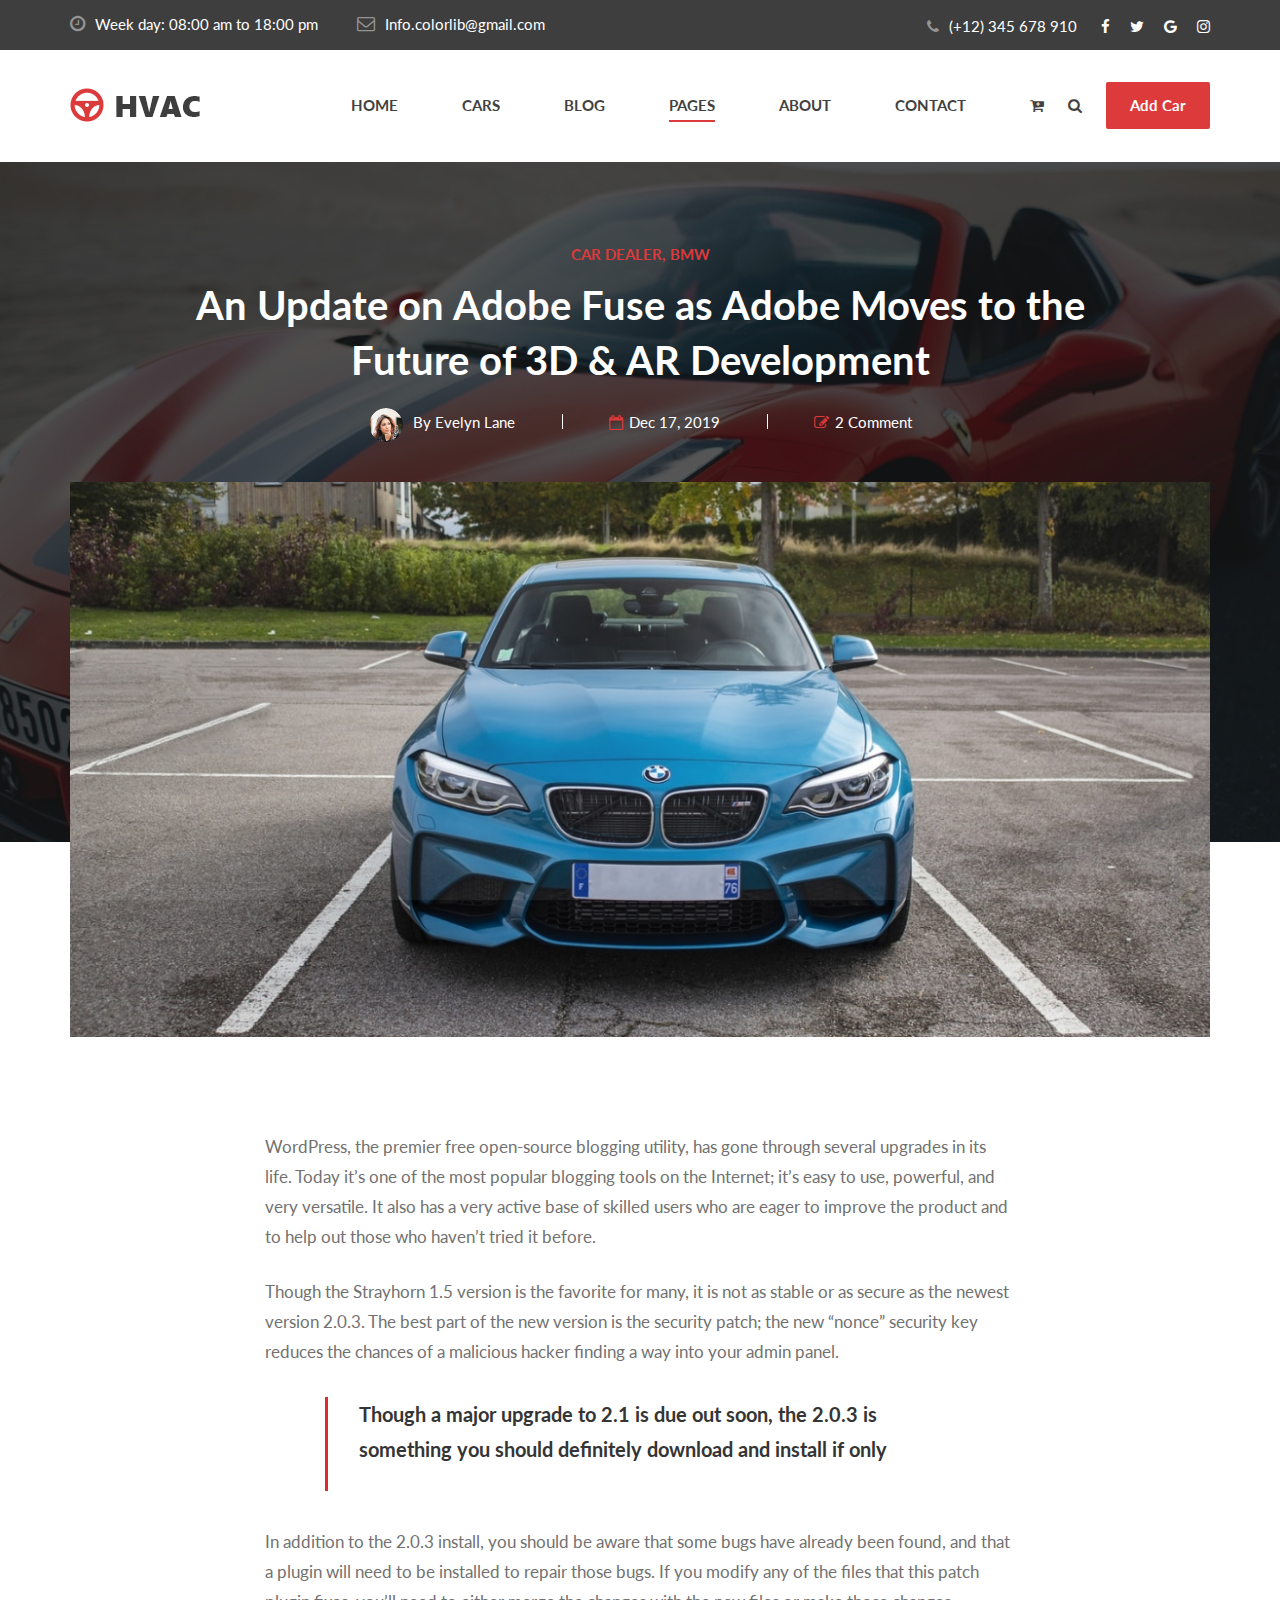
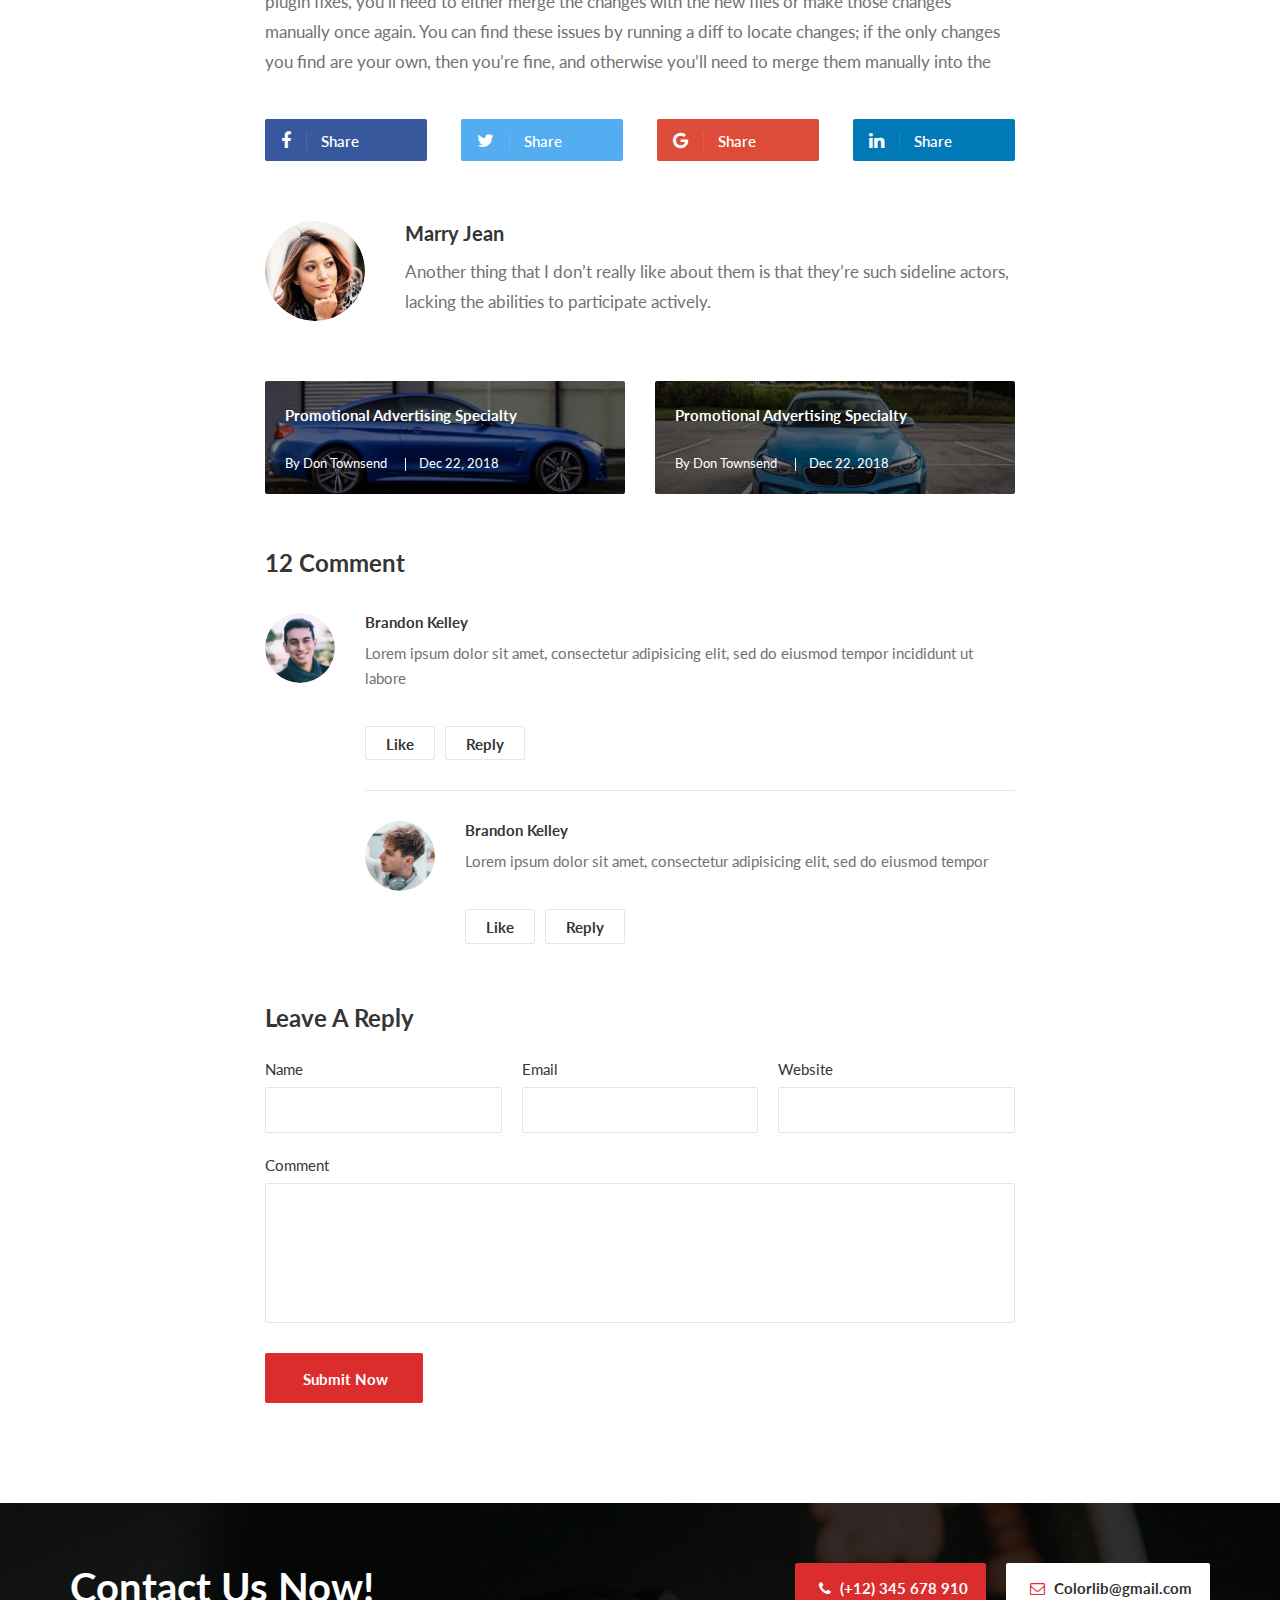
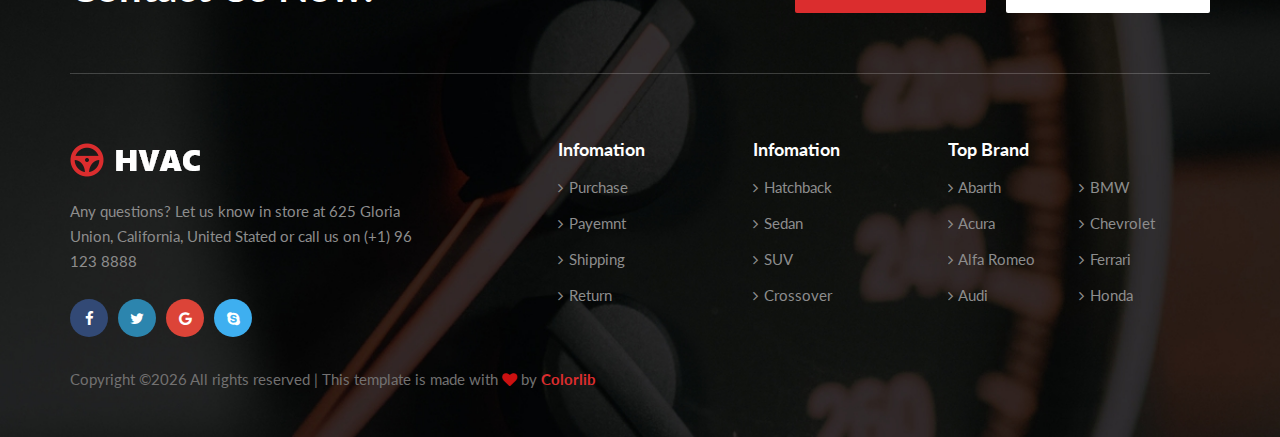
<file: blog-details.html>
<!DOCTYPE html>
<html lang="zxx">

<head>
    <meta charset="UTF-8">
    <meta name="description" content="HVAC Template">
    <meta name="keywords" content="HVAC, unica, creative, html">
    <meta name="viewport" content="width=device-width, initial-scale=1.0">
    <meta http-equiv="X-UA-Compatible" content="ie=edge">
    <title>HVAC | Template</title>

    <!-- Google Font -->
    <link href="https://fonts.googleapis.com/css2?family=Lato:wght@300;400;700;900&display=swap" rel="stylesheet">

    <!-- Css Styles -->
    <link rel="stylesheet" href="css/bootstrap.min.css" type="text/css">
    <link rel="stylesheet" href="css/font-awesome.min.css" type="text/css">
    <link rel="stylesheet" href="css/elegant-icons.css" type="text/css">
    <link rel="stylesheet" href="css/nice-select.css" type="text/css">
    <link rel="stylesheet" href="css/magnific-popup.css" type="text/css">
    <link rel="stylesheet" href="css/jquery-ui.min.css" type="text/css">
    <link rel="stylesheet" href="css/owl.carousel.min.css" type="text/css">
    <link rel="stylesheet" href="css/slicknav.min.css" type="text/css">
    <link rel="stylesheet" href="css/style.css" type="text/css">
</head>

<body>
    <!-- Page Preloder -->
    <div id="preloder">
        <div class="loader"></div>
    </div>

    <!-- Offcanvas Menu Begin -->
    <div class="offcanvas-menu-overlay"></div>
    <div class="offcanvas-menu-wrapper">
        <div class="offcanvas__widget">
            <a href="#"><i class="fa fa-cart-plus"></i></a>
            <a href="#" class="search-switch"><i class="fa fa-search"></i></a>
            <a href="#" class="primary-btn">Add Car</a>
        </div>
        <div class="offcanvas__logo">
            <a href="./index.html"><img src="img/logo.png" alt=""></a>
        </div>
        <div id="mobile-menu-wrap"></div>
        <ul class="offcanvas__widget__add">
            <li><i class="fa fa-clock-o"></i> Week day: 08:00 am to 18:00 pm</li>
            <li><i class="fa fa-envelope-o"></i> Info.colorlib@gmail.com</li>
        </ul>
        <div class="offcanvas__phone__num">
            <i class="fa fa-phone"></i>
            <span>(+12) 345 678 910</span>
        </div>
        <div class="offcanvas__social">
            <a href="#"><i class="fa fa-facebook"></i></a>
            <a href="#"><i class="fa fa-twitter"></i></a>
            <a href="#"><i class="fa fa-google"></i></a>
            <a href="#"><i class="fa fa-instagram"></i></a>
        </div>
    </div>
    <!-- Offcanvas Menu End -->

    <!-- Header Section Begin -->
    <header class="header">
        <div class="header__top">
            <div class="container">
                <div class="row">
                    <div class="col-lg-7">
                        <ul class="header__top__widget">
                            <li><i class="fa fa-clock-o"></i> Week day: 08:00 am to 18:00 pm</li>
                            <li><i class="fa fa-envelope-o"></i> Info.colorlib@gmail.com</li>
                        </ul>
                    </div>
                    <div class="col-lg-5">
                        <div class="header__top__right">
                            <div class="header__top__phone">
                                <i class="fa fa-phone"></i>
                                <span>(+12) 345 678 910</span>
                            </div>
                            <div class="header__top__social">
                                <a href="#"><i class="fa fa-facebook"></i></a>
                                <a href="#"><i class="fa fa-twitter"></i></a>
                                <a href="#"><i class="fa fa-google"></i></a>
                                <a href="#"><i class="fa fa-instagram"></i></a>
                            </div>
                        </div>
                    </div>
                </div>
            </div>
        </div>
        <div class="container">
            <div class="row">
                <div class="col-lg-2">
                    <div class="header__logo">
                        <a href="./index.html"><img src="img/logo.png" alt=""></a>
                    </div>
                </div>
                <div class="col-lg-10">
                    <div class="header__nav">
                        <nav class="header__menu">
                            <ul>
                                <li><a href="./index.html">Home</a></li>
                                <li><a href="./car.html">Cars</a></li>
                                <li><a href="./blog.html">Blog</a></li>
                                <li class="active"><a href="#">Pages</a>
                                    <ul class="dropdown">
                                        <li><a href="./about.html">About Us</a></li>
                                        <li><a href="./car-details.html">Car Details</a></li>
                                        <li><a href="./blog-details.html">Blog Details</a></li>
                                    </ul>
                                </li>
                                <li><a href="./about.html">About</a></li>
                                <li><a href="./contact.html">Contact</a></li>
                            </ul>
                        </nav>
                        <div class="header__nav__widget">
                            <div class="header__nav__widget__btn">
                                <a href="#"><i class="fa fa-cart-plus"></i></a>
                                <a href="#" class="search-switch"><i class="fa fa-search"></i></a>
                            </div>
                            <a href="#" class="primary-btn">Add Car</a>
                        </div>
                    </div>
                </div>
            </div>
            <div class="canvas__open">
                <span class="fa fa-bars"></span>
            </div>
        </div>
    </header>
    <!-- Header Section End -->

    <!-- Blog Details Hero Begin -->
    <section class="blog-details-hero spad set-bg" data-setbg="img/blog/details/details-hero-bg.jpg">
        <div class="container">
            <div class="row d-flex justify-content-center">
                <div class="col-lg-10">
                    <div class="blog__details__hero__text">
                        <span class="label">Car Dealer, BMW</span>
                        <h2>An Update on Adobe Fuse as Adobe Moves to the Future of 3D & AR Development</h2>
                        <ul>
                            <li><img src="img/blog/details/details-hero-avatar.png" alt=""> <span>By Evelyn Lane</span>
                            </li>
                            <li><i class="fa fa-calendar-o"></i> <span>Dec 17, 2019</span></li>
                            <li><i class="fa fa-edit"></i> <span>2 Comment</span></li>
                        </ul>
                    </div>
                </div>
            </div>
        </div>
    </section>
    <!-- Blog Details Hero End -->

    <!-- Blog Details Section Begin -->
    <section class="blog-details spad">
        <div class="container">
            <div class="row">
                <div class="col-lg-12">
                    <div class="blog__details__pic">
                        <img src="img/blog/details/details-pic.jpg" alt="">
                    </div>
                </div>
            </div>
            <div class="row d-flex justify-content-center">
                <div class="col-lg-8">
                    <div class="blog__details__text">
                        <p>WordPress, the premier free open-source blogging utility, has gone through several upgrades
                            in its life. Today it’s one of the most popular blogging tools on the Internet; it’s easy to
                            use, powerful, and very versatile. It also has a very active base of skilled users who are
                            eager to improve the product and to help out those who haven’t tried it before.</p>
                        <p>Though the Strayhorn 1.5 version is the favorite for many, it is not as stable or as secure
                            as the newest version 2.0.3. The best part of the new version is the security patch; the new
                            “nonce” security key reduces the chances of a malicious hacker finding a way into your admin
                            panel.</p>
                    </div>
                    <div class="blog__details__quote">
                        <p>Though a major upgrade to 2.1 is due out soon, the 2.0.3 is something you should definitely
                            download and install if only</p>
                    </div>
                    <div class="blog__details__desc">
                        <p>In addition to the 2.0.3 install, you should be aware that some bugs have already been found,
                            and that a plugin will need to be installed to repair those bugs. If you modify any of the
                            files that this patch plugin fixes, you’ll need to either merge the changes with the new
                            files or make those changes manually once again. You can find these issues by running a diff
                            to locate changes; if the only changes you find are your own, then you’re fine, and
                            otherwise you’ll need to merge them manually into the</p>
                    </div>
                    <div class="blog__details__share">
                        <a href="#" class="blog__details__share__item">
                            <i class="fa fa-facebook"></i>
                            <span>Share</span>
                        </a>
                        <a href="#" class="blog__details__share__item twitter">
                            <i class="fa fa-twitter"></i>
                            <span>Share</span>
                        </a>
                        <a href="#" class="blog__details__share__item google">
                            <i class="fa fa-google"></i>
                            <span>Share</span>
                        </a>
                        <a href="#" class="blog__details__share__item linkedin">
                            <i class="fa fa-linkedin"></i>
                            <span>Share</span>
                        </a>
                    </div>
                    <div class="blog__details__author">
                        <div class="blog__details__author__pic">
                            <img src="img/blog/details/author.png" alt="">
                        </div>
                        <div class="blog__details__author__text">
                            <h5>Marry Jean</h5>
                            <p>Another thing that I don’t really like about them is that they’re such sideline actors,
                                lacking the abilities to participate actively.</p>
                        </div>
                    </div>
                    <div class="blog__details__btns">
                        <div class="row">
                            <div class="col-lg-12">
                                <div class="row">
                                    <div class="col-lg-6">
                                        <a href="#" class="blog__details__btns__item set-bg"
                                            data-setbg="img/blog/details/pre.jpg">
                                            <h6>Promotional Advertising Specialty</h6>
                                            <ul>
                                                <li>By Don Townsend</li>
                                                <li>Dec 22, 2018</li>
                                            </ul>
                                        </a>
                                    </div>
                                    <div class="col-lg-6">
                                        <a href="#" class="blog__details__btns__item set-bg"
                                            data-setbg="img/blog/details/next.jpg">
                                            <h6>Promotional Advertising Specialty</h6>
                                            <ul>
                                                <li>By Don Townsend</li>
                                                <li>Dec 22, 2018</li>
                                            </ul>
                                        </a>
                                    </div>
                                </div>
                            </div>
                        </div>
                    </div>
                    <div class="blog__details__comment">
                        <h4>12 Comment</h4>
                        <div class="blog__details__comment__item">
                            <div class="blog__details__comment__item__pic">
                                <img src="img/blog/details/comment-1.png" alt="">
                            </div>
                            <div class="blog__details__comment__item__text">
                                <h6>Brandon Kelley</h6>
                                <p>Lorem ipsum dolor sit amet, consectetur adipisicing elit, sed do eiusmod tempor
                                    incididunt ut labore</p>
                                <a href="#">Like</a>
                                <a href="#">Reply</a>
                            </div>
                        </div>
                        <div class="blog__details__comment__item reply__comment">
                            <div class="blog__details__comment__item__pic">
                                <img src="img/blog/details/comment-2.png" alt="">
                            </div>
                            <div class="blog__details__comment__item__text">
                                <h6>Brandon Kelley</h6>
                                <p>Lorem ipsum dolor sit amet, consectetur adipisicing elit, sed do eiusmod tempor</p>
                                <a href="#">Like</a>
                                <a href="#">Reply</a>
                            </div>
                        </div>
                    </div>
                    <div class="blog__details__comment__form">
                        <h4>Leave A Reply</h4>
                        <form action="#">
                            <div class="input-list">
                                <div class="input-list-item">
                                    <p>Name</p>
                                    <input type="text">
                                </div>
                                <div class="input-list-item">
                                    <p>Email</p>
                                    <input type="text">
                                </div>
                                <div class="input-list-item">
                                    <p>Website</p>
                                    <input type="text">
                                </div>
                            </div>
                            <div class="input-desc">
                                <p>Comment</p>
                                <textarea></textarea>
                            </div>
                            <button type="submit" class="site-btn">Submit Now</button>
                        </form>
                    </div>
                </div>
            </div>
        </div>
    </section>
    <!-- Blog Details Section End -->

    <!-- Footer Section Begin -->
    <footer class="footer set-bg" data-setbg="img/footer-bg.jpg">
        <div class="container">
            <div class="footer__contact">
                <div class="row">
                    <div class="col-lg-6 col-md-6">
                        <div class="footer__contact__title">
                            <h2>Contact Us Now!</h2>
                        </div>
                    </div>
                    <div class="col-lg-6 col-md-6">
                        <div class="footer__contact__option">
                            <div class="option__item"><i class="fa fa-phone"></i> (+12) 345 678 910</div>
                            <div class="option__item email"><i class="fa fa-envelope-o"></i> Colorlib@gmail.com</div>
                        </div>
                    </div>
                </div>
            </div>
            <div class="row">
                <div class="col-lg-4 col-md-4">
                    <div class="footer__about">
                        <div class="footer__logo">
                            <a href="#"><img src="img/footer-logo.png" alt=""></a>
                        </div>
                        <p>Any questions? Let us know in store at 625 Gloria Union, California, United Stated or call us
                            on (+1) 96 123 8888</p>
                        <div class="footer__social">
                            <a href="#" class="facebook"><i class="fa fa-facebook"></i></a>
                            <a href="#" class="twitter"><i class="fa fa-twitter"></i></a>
                            <a href="#" class="google"><i class="fa fa-google"></i></a>
                            <a href="#" class="skype"><i class="fa fa-skype"></i></a>
                        </div>
                    </div>
                </div>
                <div class="col-lg-2 offset-lg-1 col-md-3">
                    <div class="footer__widget">
                        <h5>Infomation</h5>
                        <ul>
                            <li><a href="#"><i class="fa fa-angle-right"></i> Purchase</a></li>
                            <li><a href="#"><i class="fa fa-angle-right"></i> Payemnt</a></li>
                            <li><a href="#"><i class="fa fa-angle-right"></i> Shipping</a></li>
                            <li><a href="#"><i class="fa fa-angle-right"></i> Return</a></li>
                        </ul>
                    </div>
                </div>
                <div class="col-lg-2 col-md-3">
                    <div class="footer__widget">
                        <h5>Infomation</h5>
                        <ul>
                            <li><a href="#"><i class="fa fa-angle-right"></i> Hatchback</a></li>
                            <li><a href="#"><i class="fa fa-angle-right"></i> Sedan</a></li>
                            <li><a href="#"><i class="fa fa-angle-right"></i> SUV</a></li>
                            <li><a href="#"><i class="fa fa-angle-right"></i> Crossover</a></li>
                        </ul>
                    </div>
                </div>
                <div class="col-lg-3 col-md-6">
                    <div class="footer__brand">
                        <h5>Top Brand</h5>
                        <ul>
                            <li><a href="#"><i class="fa fa-angle-right"></i> Abarth</a></li>
                            <li><a href="#"><i class="fa fa-angle-right"></i> Acura</a></li>
                            <li><a href="#"><i class="fa fa-angle-right"></i> Alfa Romeo</a></li>
                            <li><a href="#"><i class="fa fa-angle-right"></i> Audi</a></li>
                        </ul>
                        <ul>
                            <li><a href="#"><i class="fa fa-angle-right"></i> BMW</a></li>
                            <li><a href="#"><i class="fa fa-angle-right"></i> Chevrolet</a></li>
                            <li><a href="#"><i class="fa fa-angle-right"></i> Ferrari</a></li>
                            <li><a href="#"><i class="fa fa-angle-right"></i> Honda</a></li>
                        </ul>
                    </div>
                </div>
            </div>
            <!-- Link back to Colorlib can't be removed. Template is licensed under CC BY 3.0. -->
            <div class="footer__copyright__text">
                <p>Copyright &copy;<script>document.write(new Date().getFullYear());</script> All rights reserved | This template is made with <i class="fa fa-heart" aria-hidden="true"></i> by <a href="https://colorlib.com" target="_blank">Colorlib</a></p>
            </div>
            <!-- Link back to Colorlib can't be removed. Template is licensed under CC BY 3.0. -->
        </div>
    </footer>
    <!-- Footer Section End -->

    <!-- Search Begin -->
    <div class="search-model">
        <div class="h-100 d-flex align-items-center justify-content-center">
            <div class="search-close-switch">+</div>
            <form class="search-model-form">
                <input type="text" id="search-input" placeholder="Search here.....">
            </form>
        </div>
    </div>
    <!-- Search End -->

    <!-- Js Plugins -->
    <script src="js/jquery-3.3.1.min.js"></script>
    <script src="js/bootstrap.min.js"></script>
    <script src="js/jquery.nice-select.min.js"></script>
    <script src="js/jquery-ui.min.js"></script>
    <script src="js/jquery.magnific-popup.min.js"></script>
    <script src="js/mixitup.min.js"></script>
    <script src="js/jquery.slicknav.js"></script>
    <script src="js/owl.carousel.min.js"></script>
    <script src="js/main.js"></script>
</body>

</html>
</file>
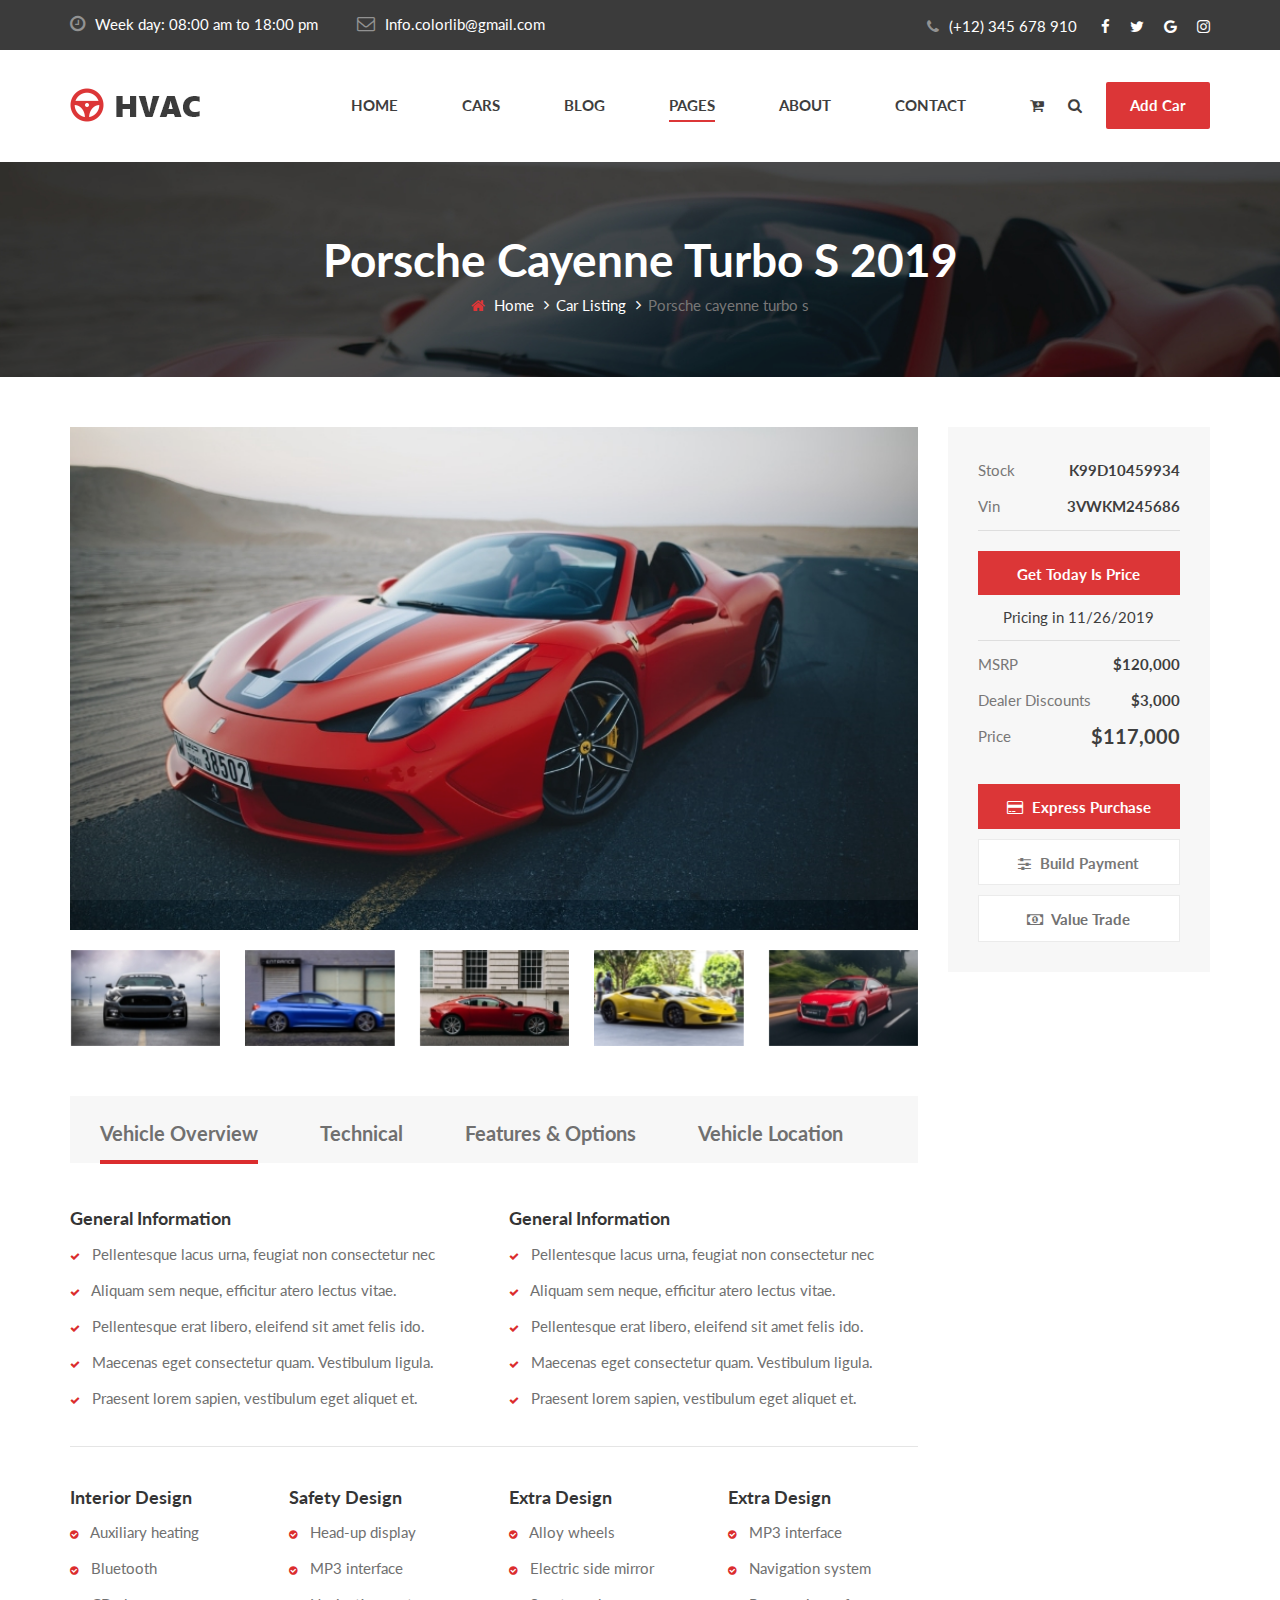
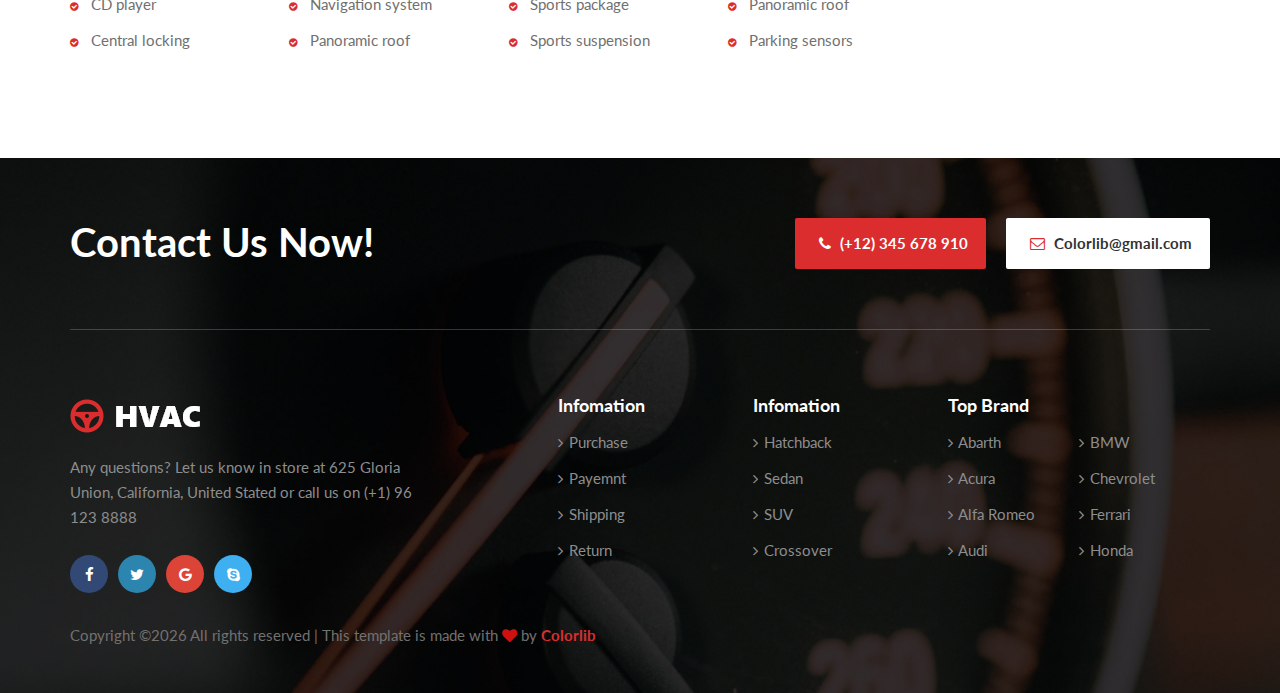
<file: car-details.html>
<!DOCTYPE html>
<html lang="zxx">

<head>
    <meta charset="UTF-8">
    <meta name="description" content="HVAC Template">
    <meta name="keywords" content="HVAC, unica, creative, html">
    <meta name="viewport" content="width=device-width, initial-scale=1.0">
    <meta http-equiv="X-UA-Compatible" content="ie=edge">
    <title>HVAC | Template</title>

    <!-- Google Font -->
    <link href="https://fonts.googleapis.com/css2?family=Lato:wght@300;400;700;900&display=swap" rel="stylesheet">

    <!-- Css Styles -->
    <link rel="stylesheet" href="css/bootstrap.min.css" type="text/css">
    <link rel="stylesheet" href="css/font-awesome.min.css" type="text/css">
    <link rel="stylesheet" href="css/elegant-icons.css" type="text/css">
    <link rel="stylesheet" href="css/nice-select.css" type="text/css">
    <link rel="stylesheet" href="css/magnific-popup.css" type="text/css">
    <link rel="stylesheet" href="css/jquery-ui.min.css" type="text/css">
    <link rel="stylesheet" href="css/owl.carousel.min.css" type="text/css">
    <link rel="stylesheet" href="css/slicknav.min.css" type="text/css">
    <link rel="stylesheet" href="css/style.css" type="text/css">
</head>

<body>
    <!-- Page Preloder -->
    <div id="preloder">
        <div class="loader"></div>
    </div>

    <!-- Offcanvas Menu Begin -->
    <div class="offcanvas-menu-overlay"></div>
    <div class="offcanvas-menu-wrapper">
        <div class="offcanvas__widget">
            <a href="#"><i class="fa fa-cart-plus"></i></a>
            <a href="#" class="search-switch"><i class="fa fa-search"></i></a>
            <a href="#" class="primary-btn">Add Car</a>
        </div>
        <div class="offcanvas__logo">
            <a href="./index.html"><img src="img/logo.png" alt=""></a>
        </div>
        <div id="mobile-menu-wrap"></div>
        <ul class="offcanvas__widget__add">
            <li><i class="fa fa-clock-o"></i> Week day: 08:00 am to 18:00 pm</li>
            <li><i class="fa fa-envelope-o"></i> Info.colorlib@gmail.com</li>
        </ul>
        <div class="offcanvas__phone__num">
            <i class="fa fa-phone"></i>
            <span>(+12) 345 678 910</span>
        </div>
        <div class="offcanvas__social">
            <a href="#"><i class="fa fa-facebook"></i></a>
            <a href="#"><i class="fa fa-twitter"></i></a>
            <a href="#"><i class="fa fa-google"></i></a>
            <a href="#"><i class="fa fa-instagram"></i></a>
        </div>
    </div>
    <!-- Offcanvas Menu End -->

    <!-- Header Section Begin -->
    <header class="header">
        <div class="header__top">
            <div class="container">
                <div class="row">
                    <div class="col-lg-7">
                        <ul class="header__top__widget">
                            <li><i class="fa fa-clock-o"></i> Week day: 08:00 am to 18:00 pm</li>
                            <li><i class="fa fa-envelope-o"></i> Info.colorlib@gmail.com</li>
                        </ul>
                    </div>
                    <div class="col-lg-5">
                        <div class="header__top__right">
                            <div class="header__top__phone">
                                <i class="fa fa-phone"></i>
                                <span>(+12) 345 678 910</span>
                            </div>
                            <div class="header__top__social">
                                <a href="#"><i class="fa fa-facebook"></i></a>
                                <a href="#"><i class="fa fa-twitter"></i></a>
                                <a href="#"><i class="fa fa-google"></i></a>
                                <a href="#"><i class="fa fa-instagram"></i></a>
                            </div>
                        </div>
                    </div>
                </div>
            </div>
        </div>
        <div class="container">
            <div class="row">
                <div class="col-lg-2">
                    <div class="header__logo">
                        <a href="./index.html"><img src="img/logo.png" alt=""></a>
                    </div>
                </div>
                <div class="col-lg-10">
                    <div class="header__nav">
                        <nav class="header__menu">
                            <ul>
                                <li><a href="./index.html">Home</a></li>
                                <li><a href="./car.html">Cars</a></li>
                                <li><a href="./blog.html">Blog</a></li>
                                <li class="active"><a href="#">Pages</a>
                                    <ul class="dropdown">
                                        <li><a href="./about.html">About Us</a></li>
                                        <li><a href="./car-details.html">Car Details</a></li>
                                        <li><a href="./blog-details.html">Blog Details</a></li>
                                    </ul>
                                </li>
                                <li><a href="./about.html">About</a></li>
                                <li><a href="./contact.html">Contact</a></li>
                            </ul>
                        </nav>
                        <div class="header__nav__widget">
                            <div class="header__nav__widget__btn">
                                <a href="#"><i class="fa fa-cart-plus"></i></a>
                                <a href="#" class="search-switch"><i class="fa fa-search"></i></a>
                            </div>
                            <a href="#" class="primary-btn">Add Car</a>
                        </div>
                    </div>
                </div>
            </div>
            <div class="canvas__open">
                <span class="fa fa-bars"></span>
            </div>
        </div>
    </header>
    <!-- Header Section End -->

    <!-- Breadcrumb End -->
    <div class="breadcrumb-option set-bg" data-setbg="img/breadcrumb-bg.jpg">
        <div class="container">
            <div class="row">
                <div class="col-lg-12 text-center">
                    <div class="breadcrumb__text">
                        <h2>Porsche Cayenne Turbo S 2019</h2>
                        <div class="breadcrumb__links">
                            <a href="./index.html"><i class="fa fa-home"></i> Home</a>
                            <a href="#">Car Listing</a>
                            <span>Porsche cayenne turbo s</span>
                        </div>
                    </div>
                </div>
            </div>
        </div>
    </div>
    <!-- Breadcrumb Begin -->

    <!-- Car Details Section Begin -->
    <section class="car-details spad">
        <div class="container">
            <div class="row">
                <div class="col-lg-9">
                    <div class="car__details__pic">
                        <div class="car__details__pic__large">
                            <img class="car-big-img" src="img/cars/details/cd-1.jpg" alt="">
                        </div>
                        <div class="car-thumbs">
                            <div class="car-thumbs-track car__thumb__slider owl-carousel">
                                <div class="ct" data-imgbigurl="img/cars/details/cd-2.jpg"><img
                                        src="img/cars/details/sm-1.jpg" alt=""></div>
                                <div class="ct" data-imgbigurl="img/cars/details/cd-3.jpg"><img
                                        src="img/cars/details/sm-2.jpg" alt=""></div>
                                <div class="ct" data-imgbigurl="img/cars/details/cd-4.jpg"><img
                                        src="img/cars/details/sm-3.jpg" alt=""></div>
                                <div class="ct" data-imgbigurl="img/cars/details/cd-5.jpg"><img
                                        src="img/cars/details/sm-4.jpg" alt=""></div>
                                <div class="ct" data-imgbigurl="img/cars/details/cd-6.jpg"><img
                                        src="img/cars/details/sm-5.jpg" alt=""></div>
                            </div>
                        </div>
                    </div>
                    <div class="car__details__tab">
                        <ul class="nav nav-tabs" role="tablist">
                            <li class="nav-item">
                                <a class="nav-link active" data-toggle="tab" href="#tabs-1" role="tab">Vehicle
                                    Overview</a>
                            </li>
                            <li class="nav-item">
                                <a class="nav-link" data-toggle="tab" href="#tabs-2" role="tab">Technical</a>
                            </li>
                            <li class="nav-item">
                                <a class="nav-link" data-toggle="tab" href="#tabs-3" role="tab">Features & Options</a>
                            </li>
                            <li class="nav-item">
                                <a class="nav-link" data-toggle="tab" href="#tabs-4" role="tab">Vehicle Location</a>
                            </li>
                        </ul>
                        <div class="tab-content">
                            <div class="tab-pane active" id="tabs-1" role="tabpanel">
                                <div class="car__details__tab__info">
                                    <div class="row">
                                        <div class="col-lg-6 col-md-6">
                                            <div class="car__details__tab__info__item">
                                                <h5>General Information</h5>
                                                <ul>
                                                    <li><i class="fa fa-check"></i> Pellentesque lacus urna, feugiat non
                                                        consectetur nec</li>
                                                    <li><i class="fa fa-check"></i> Aliquam sem neque, efficitur atero
                                                        lectus vitae.</li>
                                                    <li><i class="fa fa-check"></i> Pellentesque erat libero, eleifend
                                                        sit amet felis ido.</li>
                                                    <li><i class="fa fa-check"></i> Maecenas eget consectetur quam.
                                                        Vestibulum ligula.</li>
                                                    <li><i class="fa fa-check"></i> Praesent lorem sapien, vestibulum
                                                        eget aliquet et.</li>
                                                </ul>
                                            </div>
                                        </div>
                                        <div class="col-lg-6 col-md-6">
                                            <div class="car__details__tab__info__item">
                                                <h5>General Information</h5>
                                                <ul>
                                                    <li><i class="fa fa-check"></i> Pellentesque lacus urna, feugiat non
                                                        consectetur nec</li>
                                                    <li><i class="fa fa-check"></i> Aliquam sem neque, efficitur atero
                                                        lectus vitae.</li>
                                                    <li><i class="fa fa-check"></i> Pellentesque erat libero, eleifend
                                                        sit amet felis ido.</li>
                                                    <li><i class="fa fa-check"></i> Maecenas eget consectetur quam.
                                                        Vestibulum ligula.</li>
                                                    <li><i class="fa fa-check"></i> Praesent lorem sapien, vestibulum
                                                        eget aliquet et.</li>
                                                </ul>
                                            </div>
                                        </div>
                                    </div>
                                </div>
                                <div class="car__details__tab__feature">
                                    <div class="row">
                                        <div class="col-lg-3 col-md-6 col-sm-6">
                                            <div class="car__details__tab__feature__item">
                                                <h5>Interior Design</h5>
                                                <ul>
                                                    <li><i class="fa fa-check-circle"></i> Auxiliary heating</li>
                                                    <li><i class="fa fa-check-circle"></i> Bluetooth</li>
                                                    <li><i class="fa fa-check-circle"></i> CD player</li>
                                                    <li><i class="fa fa-check-circle"></i> Central locking</li>
                                                </ul>
                                            </div>
                                        </div>
                                        <div class="col-lg-3 col-md-6 col-sm-6">
                                            <div class="car__details__tab__feature__item">
                                                <h5>Safety Design</h5>
                                                <ul>
                                                    <li><i class="fa fa-check-circle"></i> Head-up display</li>
                                                    <li><i class="fa fa-check-circle"></i> MP3 interface</li>
                                                    <li><i class="fa fa-check-circle"></i> Navigation system</li>
                                                    <li><i class="fa fa-check-circle"></i> Panoramic roof</li>
                                                </ul>
                                            </div>
                                        </div>
                                        <div class="col-lg-3 col-md-6 col-sm-6">
                                            <div class="car__details__tab__feature__item">
                                                <h5>Extra Design</h5>
                                                <ul>
                                                    <li><i class="fa fa-check-circle"></i> Alloy wheels</li>
                                                    <li><i class="fa fa-check-circle"></i> Electric side mirror</li>
                                                    <li><i class="fa fa-check-circle"></i> Sports package</li>
                                                    <li><i class="fa fa-check-circle"></i> Sports suspension</li>
                                                </ul>
                                            </div>
                                        </div>
                                        <div class="col-lg-3 col-md-6 col-sm-6">
                                            <div class="car__details__tab__feature__item">
                                                <h5>Extra Design</h5>
                                                <ul>
                                                    <li><i class="fa fa-check-circle"></i> MP3 interface</li>
                                                    <li><i class="fa fa-check-circle"></i> Navigation system</li>
                                                    <li><i class="fa fa-check-circle"></i> Panoramic roof</li>
                                                    <li><i class="fa fa-check-circle"></i> Parking sensors</li>
                                                </ul>
                                            </div>
                                        </div>
                                    </div>
                                </div>
                            </div>
                            <div class="tab-pane" id="tabs-2" role="tabpanel">
                                <div class="car__details__tab__info">
                                    <div class="row">
                                        <div class="col-lg-6 col-md-6">
                                            <div class="car__details__tab__info__item">
                                                <h5>General Information2</h5>
                                                <ul>
                                                    <li><i class="fa fa-check"></i> Pellentesque lacus urna, feugiat non
                                                        consectetur nec</li>
                                                    <li><i class="fa fa-check"></i> Aliquam sem neque, efficitur atero
                                                        lectus vitae.</li>
                                                    <li><i class="fa fa-check"></i> Pellentesque erat libero, eleifend
                                                        sit amet felis ido.</li>
                                                    <li><i class="fa fa-check"></i> Maecenas eget consectetur quam.
                                                        Vestibulum ligula.</li>
                                                    <li><i class="fa fa-check"></i> Praesent lorem sapien, vestibulum
                                                        eget aliquet et.</li>
                                                </ul>
                                            </div>
                                        </div>
                                        <div class="col-lg-6 col-md-6">
                                            <div class="car__details__tab__info__item">
                                                <h5>General Information</h5>
                                                <ul>
                                                    <li><i class="fa fa-check"></i> Pellentesque lacus urna, feugiat non
                                                        consectetur nec</li>
                                                    <li><i class="fa fa-check"></i> Aliquam sem neque, efficitur atero
                                                        lectus vitae.</li>
                                                    <li><i class="fa fa-check"></i> Pellentesque erat libero, eleifend
                                                        sit amet felis ido.</li>
                                                    <li><i class="fa fa-check"></i> Maecenas eget consectetur quam.
                                                        Vestibulum ligula.</li>
                                                    <li><i class="fa fa-check"></i> Praesent lorem sapien, vestibulum
                                                        eget aliquet et.</li>
                                                </ul>
                                            </div>
                                        </div>
                                    </div>
                                </div>
                                <div class="car__details__tab__feature">
                                    <div class="row">
                                        <div class="col-lg-3 col-md-6 col-sm-6">
                                            <div class="car__details__tab__feature__item">
                                                <h5>Interior Design</h5>
                                                <ul>
                                                    <li><i class="fa fa-check-circle"></i> Auxiliary heating</li>
                                                    <li><i class="fa fa-check-circle"></i> Bluetooth</li>
                                                    <li><i class="fa fa-check-circle"></i> CD player</li>
                                                    <li><i class="fa fa-check-circle"></i> Central locking</li>
                                                </ul>
                                            </div>
                                        </div>
                                        <div class="col-lg-3 col-md-6 col-sm-6">
                                            <div class="car__details__tab__feature__item">
                                                <h5>Safety Design</h5>
                                                <ul>
                                                    <li><i class="fa fa-check-circle"></i> Head-up display</li>
                                                    <li><i class="fa fa-check-circle"></i> MP3 interface</li>
                                                    <li><i class="fa fa-check-circle"></i> Navigation system</li>
                                                    <li><i class="fa fa-check-circle"></i> Panoramic roof</li>
                                                </ul>
                                            </div>
                                        </div>
                                        <div class="col-lg-3 col-md-6 col-sm-6">
                                            <div class="car__details__tab__feature__item">
                                                <h5>Extra Design</h5>
                                                <ul>
                                                    <li><i class="fa fa-check-circle"></i> Alloy wheels</li>
                                                    <li><i class="fa fa-check-circle"></i> Electric side mirror</li>
                                                    <li><i class="fa fa-check-circle"></i> Sports package</li>
                                                    <li><i class="fa fa-check-circle"></i> Sports suspension</li>
                                                </ul>
                                            </div>
                                        </div>
                                        <div class="col-lg-3 col-md-6 col-sm-6">
                                            <div class="car__details__tab__feature__item">
                                                <h5>Extra Design</h5>
                                                <ul>
                                                    <li><i class="fa fa-check-circle"></i> MP3 interface</li>
                                                    <li><i class="fa fa-check-circle"></i> Navigation system</li>
                                                    <li><i class="fa fa-check-circle"></i> Panoramic roof</li>
                                                    <li><i class="fa fa-check-circle"></i> Parking sensors</li>
                                                </ul>
                                            </div>
                                        </div>
                                    </div>
                                </div>
                            </div>
                            <div class="tab-pane" id="tabs-3" role="tabpanel">
                                <div class="car__details__tab__info">
                                    <div class="row">
                                        <div class="col-lg-6 col-md-6">
                                            <div class="car__details__tab__info__item">
                                                <h5>General Information3</h5>
                                                <ul>
                                                    <li><i class="fa fa-check"></i> Pellentesque lacus urna, feugiat non
                                                        consectetur nec</li>
                                                    <li><i class="fa fa-check"></i> Aliquam sem neque, efficitur atero
                                                        lectus vitae.</li>
                                                    <li><i class="fa fa-check"></i> Pellentesque erat libero, eleifend
                                                        sit amet felis ido.</li>
                                                    <li><i class="fa fa-check"></i> Maecenas eget consectetur quam.
                                                        Vestibulum ligula.</li>
                                                    <li><i class="fa fa-check"></i> Praesent lorem sapien, vestibulum
                                                        eget aliquet et.</li>
                                                </ul>
                                            </div>
                                        </div>
                                        <div class="col-lg-6 col-md-6">
                                            <div class="car__details__tab__info__item">
                                                <h5>General Information</h5>
                                                <ul>
                                                    <li><i class="fa fa-check"></i> Pellentesque lacus urna, feugiat non
                                                        consectetur nec</li>
                                                    <li><i class="fa fa-check"></i> Aliquam sem neque, efficitur atero
                                                        lectus vitae.</li>
                                                    <li><i class="fa fa-check"></i> Pellentesque erat libero, eleifend
                                                        sit amet felis ido.</li>
                                                    <li><i class="fa fa-check"></i> Maecenas eget consectetur quam.
                                                        Vestibulum ligula.</li>
                                                    <li><i class="fa fa-check"></i> Praesent lorem sapien, vestibulum
                                                        eget aliquet et.</li>
                                                </ul>
                                            </div>
                                        </div>
                                    </div>
                                </div>
                                <div class="car__details__tab__feature">
                                    <div class="row">
                                        <div class="col-lg-3 col-md-6 col-sm-6">
                                            <div class="car__details__tab__feature__item">
                                                <h5>Interior Design</h5>
                                                <ul>
                                                    <li><i class="fa fa-check-circle"></i> Auxiliary heating</li>
                                                    <li><i class="fa fa-check-circle"></i> Bluetooth</li>
                                                    <li><i class="fa fa-check-circle"></i> CD player</li>
                                                    <li><i class="fa fa-check-circle"></i> Central locking</li>
                                                </ul>
                                            </div>
                                        </div>
                                        <div class="col-lg-3 col-md-6 col-sm-6">
                                            <div class="car__details__tab__feature__item">
                                                <h5>Safety Design</h5>
                                                <ul>
                                                    <li><i class="fa fa-check-circle"></i> Head-up display</li>
                                                    <li><i class="fa fa-check-circle"></i> MP3 interface</li>
                                                    <li><i class="fa fa-check-circle"></i> Navigation system</li>
                                                    <li><i class="fa fa-check-circle"></i> Panoramic roof</li>
                                                </ul>
                                            </div>
                                        </div>
                                        <div class="col-lg-3 col-md-6 col-sm-6">
                                            <div class="car__details__tab__feature__item">
                                                <h5>Extra Design</h5>
                                                <ul>
                                                    <li><i class="fa fa-check-circle"></i> Alloy wheels</li>
                                                    <li><i class="fa fa-check-circle"></i> Electric side mirror</li>
                                                    <li><i class="fa fa-check-circle"></i> Sports package</li>
                                                    <li><i class="fa fa-check-circle"></i> Sports suspension</li>
                                                </ul>
                                            </div>
                                        </div>
                                        <div class="col-lg-3 col-md-6 col-sm-6">
                                            <div class="car__details__tab__feature__item">
                                                <h5>Extra Design</h5>
                                                <ul>
                                                    <li><i class="fa fa-check-circle"></i> MP3 interface</li>
                                                    <li><i class="fa fa-check-circle"></i> Navigation system</li>
                                                    <li><i class="fa fa-check-circle"></i> Panoramic roof</li>
                                                    <li><i class="fa fa-check-circle"></i> Parking sensors</li>
                                                </ul>
                                            </div>
                                        </div>
                                    </div>
                                </div>
                            </div>
                            <div class="tab-pane" id="tabs-4" role="tabpanel">
                                <div class="car__details__tab__info">
                                    <div class="row">
                                        <div class="col-lg-6 col-md-6">
                                            <div class="car__details__tab__info__item">
                                                <h5>General Information4</h5>
                                                <ul>
                                                    <li><i class="fa fa-check"></i> Pellentesque lacus urna, feugiat non
                                                        consectetur nec</li>
                                                    <li><i class="fa fa-check"></i> Aliquam sem neque, efficitur atero
                                                        lectus vitae.</li>
                                                    <li><i class="fa fa-check"></i> Pellentesque erat libero, eleifend
                                                        sit amet felis ido.</li>
                                                    <li><i class="fa fa-check"></i> Maecenas eget consectetur quam.
                                                        Vestibulum ligula.</li>
                                                    <li><i class="fa fa-check"></i> Praesent lorem sapien, vestibulum
                                                        eget aliquet et.</li>
                                                </ul>
                                            </div>
                                        </div>
                                        <div class="col-lg-6 col-md-6">
                                            <div class="car__details__tab__info__item">
                                                <h5>General Information</h5>
                                                <ul>
                                                    <li><i class="fa fa-check"></i> Pellentesque lacus urna, feugiat non
                                                        consectetur nec</li>
                                                    <li><i class="fa fa-check"></i> Aliquam sem neque, efficitur atero
                                                        lectus vitae.</li>
                                                    <li><i class="fa fa-check"></i> Pellentesque erat libero, eleifend
                                                        sit amet felis ido.</li>
                                                    <li><i class="fa fa-check"></i> Maecenas eget consectetur quam.
                                                        Vestibulum ligula.</li>
                                                    <li><i class="fa fa-check"></i> Praesent lorem sapien, vestibulum
                                                        eget aliquet et.</li>
                                                </ul>
                                            </div>
                                        </div>
                                    </div>
                                </div>
                                <div class="car__details__tab__feature">
                                    <div class="row">
                                        <div class="col-lg-3 col-md-6 col-sm-6">
                                            <div class="car__details__tab__feature__item">
                                                <h5>Interior Design</h5>
                                                <ul>
                                                    <li><i class="fa fa-check-circle"></i> Auxiliary heating</li>
                                                    <li><i class="fa fa-check-circle"></i> Bluetooth</li>
                                                    <li><i class="fa fa-check-circle"></i> CD player</li>
                                                    <li><i class="fa fa-check-circle"></i> Central locking</li>
                                                </ul>
                                            </div>
                                        </div>
                                        <div class="col-lg-3 col-md-6 col-sm-6">
                                            <div class="car__details__tab__feature__item">
                                                <h5>Safety Design</h5>
                                                <ul>
                                                    <li><i class="fa fa-check-circle"></i> Head-up display</li>
                                                    <li><i class="fa fa-check-circle"></i> MP3 interface</li>
                                                    <li><i class="fa fa-check-circle"></i> Navigation system</li>
                                                    <li><i class="fa fa-check-circle"></i> Panoramic roof</li>
                                                </ul>
                                            </div>
                                        </div>
                                        <div class="col-lg-3 col-md-6 col-sm-6">
                                            <div class="car__details__tab__feature__item">
                                                <h5>Extra Design</h5>
                                                <ul>
                                                    <li><i class="fa fa-check-circle"></i> Alloy wheels</li>
                                                    <li><i class="fa fa-check-circle"></i> Electric side mirror</li>
                                                    <li><i class="fa fa-check-circle"></i> Sports package</li>
                                                    <li><i class="fa fa-check-circle"></i> Sports suspension</li>
                                                </ul>
                                            </div>
                                        </div>
                                        <div class="col-lg-3 col-md-6 col-sm-6">
                                            <div class="car__details__tab__feature__item">
                                                <h5>Extra Design</h5>
                                                <ul>
                                                    <li><i class="fa fa-check-circle"></i> MP3 interface</li>
                                                    <li><i class="fa fa-check-circle"></i> Navigation system</li>
                                                    <li><i class="fa fa-check-circle"></i> Panoramic roof</li>
                                                    <li><i class="fa fa-check-circle"></i> Parking sensors</li>
                                                </ul>
                                            </div>
                                        </div>
                                    </div>
                                </div>
                            </div>
                        </div>
                    </div>
                </div>
                <div class="col-lg-3">
                    <div class="car__details__sidebar">
                        <div class="car__details__sidebar__model">
                            <ul>
                                <li>Stock <span>K99D10459934</span></li>
                                <li>Vin <span>3VWKM245686</span></li>
                            </ul>
                            <a href="#" class="primary-btn">Get Today Is Price</a>
                            <p>Pricing in 11/26/2019</p>
                        </div>
                        <div class="car__details__sidebar__payment">
                            <ul>
                                <li>MSRP <span>$120,000</span></li>
                                <li>Dealer Discounts <span>$3,000</span></li>
                                <li>Price <span>$117,000</span></li>
                            </ul>
                            <a href="#" class="primary-btn"><i class="fa fa-credit-card"></i> Express Purchase</a>
                            <a href="#" class="primary-btn sidebar-btn"><i class="fa fa-sliders"></i> Build Payment</a>
                            <a href="#" class="primary-btn sidebar-btn"><i class="fa fa-money"></i> Value Trade</a>
                        </div>
                    </div>
                </div>
            </div>
        </div>
    </section>
    <!-- Car Details Section End -->

    <!-- Footer Section Begin -->
    <footer class="footer set-bg" data-setbg="img/footer-bg.jpg">
        <div class="container">
            <div class="footer__contact">
                <div class="row">
                    <div class="col-lg-6 col-md-6">
                        <div class="footer__contact__title">
                            <h2>Contact Us Now!</h2>
                        </div>
                    </div>
                    <div class="col-lg-6 col-md-6">
                        <div class="footer__contact__option">
                            <div class="option__item"><i class="fa fa-phone"></i> (+12) 345 678 910</div>
                            <div class="option__item email"><i class="fa fa-envelope-o"></i> Colorlib@gmail.com</div>
                        </div>
                    </div>
                </div>
            </div>
            <div class="row">
                <div class="col-lg-4 col-md-4">
                    <div class="footer__about">
                        <div class="footer__logo">
                            <a href="#"><img src="img/footer-logo.png" alt=""></a>
                        </div>
                        <p>Any questions? Let us know in store at 625 Gloria Union, California, United Stated or call us
                            on (+1) 96 123 8888</p>
                        <div class="footer__social">
                            <a href="#" class="facebook"><i class="fa fa-facebook"></i></a>
                            <a href="#" class="twitter"><i class="fa fa-twitter"></i></a>
                            <a href="#" class="google"><i class="fa fa-google"></i></a>
                            <a href="#" class="skype"><i class="fa fa-skype"></i></a>
                        </div>
                    </div>
                </div>
                <div class="col-lg-2 offset-lg-1 col-md-3">
                    <div class="footer__widget">
                        <h5>Infomation</h5>
                        <ul>
                            <li><a href="#"><i class="fa fa-angle-right"></i> Purchase</a></li>
                            <li><a href="#"><i class="fa fa-angle-right"></i> Payemnt</a></li>
                            <li><a href="#"><i class="fa fa-angle-right"></i> Shipping</a></li>
                            <li><a href="#"><i class="fa fa-angle-right"></i> Return</a></li>
                        </ul>
                    </div>
                </div>
                <div class="col-lg-2 col-md-3">
                    <div class="footer__widget">
                        <h5>Infomation</h5>
                        <ul>
                            <li><a href="#"><i class="fa fa-angle-right"></i> Hatchback</a></li>
                            <li><a href="#"><i class="fa fa-angle-right"></i> Sedan</a></li>
                            <li><a href="#"><i class="fa fa-angle-right"></i> SUV</a></li>
                            <li><a href="#"><i class="fa fa-angle-right"></i> Crossover</a></li>
                        </ul>
                    </div>
                </div>
                <div class="col-lg-3 col-md-6">
                    <div class="footer__brand">
                        <h5>Top Brand</h5>
                        <ul>
                            <li><a href="#"><i class="fa fa-angle-right"></i> Abarth</a></li>
                            <li><a href="#"><i class="fa fa-angle-right"></i> Acura</a></li>
                            <li><a href="#"><i class="fa fa-angle-right"></i> Alfa Romeo</a></li>
                            <li><a href="#"><i class="fa fa-angle-right"></i> Audi</a></li>
                        </ul>
                        <ul>
                            <li><a href="#"><i class="fa fa-angle-right"></i> BMW</a></li>
                            <li><a href="#"><i class="fa fa-angle-right"></i> Chevrolet</a></li>
                            <li><a href="#"><i class="fa fa-angle-right"></i> Ferrari</a></li>
                            <li><a href="#"><i class="fa fa-angle-right"></i> Honda</a></li>
                        </ul>
                    </div>
                </div>
            </div>
            <!-- Link back to Colorlib can't be removed. Template is licensed under CC BY 3.0. -->
            <div class="footer__copyright__text">
                <p>Copyright &copy;<script>document.write(new Date().getFullYear());</script> All rights reserved | This template is made with <i class="fa fa-heart" aria-hidden="true"></i> by <a href="https://colorlib.com" target="_blank">Colorlib</a></p>
            </div>
            <!-- Link back to Colorlib can't be removed. Template is licensed under CC BY 3.0. -->
        </div>
    </footer>
    <!-- Footer Section End -->

    <!-- Search Begin -->
    <div class="search-model">
        <div class="h-100 d-flex align-items-center justify-content-center">
            <div class="search-close-switch">+</div>
            <form class="search-model-form">
                <input type="text" id="search-input" placeholder="Search here.....">
            </form>
        </div>
    </div>
    <!-- Search End -->

    <!-- Js Plugins -->
    <script src="js/jquery-3.3.1.min.js"></script>
    <script src="js/bootstrap.min.js"></script>
    <script src="js/jquery.nice-select.min.js"></script>
    <script src="js/jquery-ui.min.js"></script>
    <script src="js/jquery.magnific-popup.min.js"></script>
    <script src="js/mixitup.min.js"></script>
    <script src="js/jquery.slicknav.js"></script>
    <script src="js/owl.carousel.min.js"></script>
    <script src="js/main.js"></script>
</body>

</html>
</file>
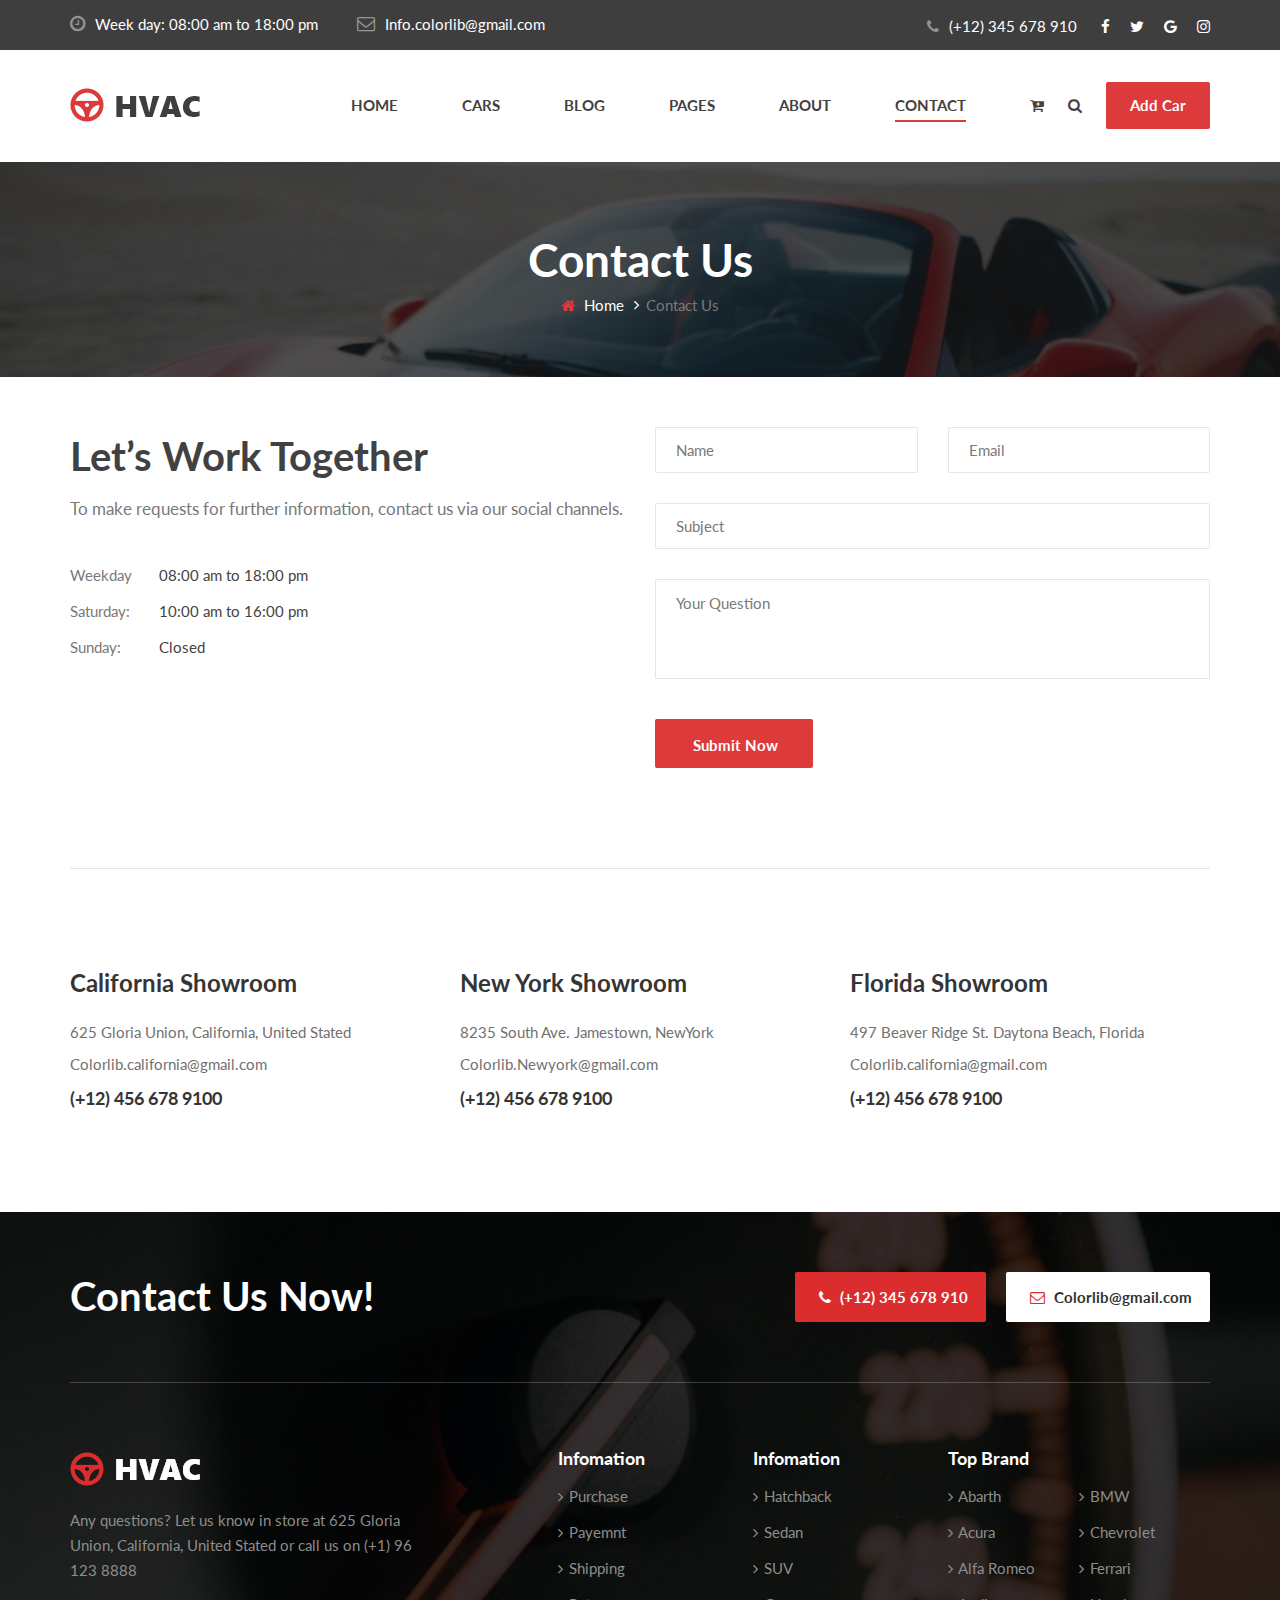
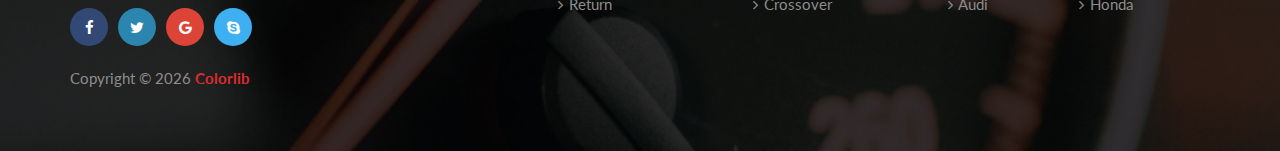
<file: contact.html>
<!DOCTYPE html>
<html lang="zxx">

<head>
    <meta charset="UTF-8">
    <meta name="description" content="HVAC Template">
    <meta name="keywords" content="HVAC, unica, creative, html">
    <meta name="viewport" content="width=device-width, initial-scale=1.0">
    <meta http-equiv="X-UA-Compatible" content="ie=edge">
    <title>HVAC | Template</title>

    <!-- Google Font -->
    <link href="https://fonts.googleapis.com/css2?family=Lato:wght@300;400;700;900&display=swap" rel="stylesheet">

    <!-- Css Styles -->
    <link rel="stylesheet" href="css/bootstrap.min.css" type="text/css">
    <link rel="stylesheet" href="css/font-awesome.min.css" type="text/css">
    <link rel="stylesheet" href="css/elegant-icons.css" type="text/css">
    <link rel="stylesheet" href="css/nice-select.css" type="text/css">
    <link rel="stylesheet" href="css/magnific-popup.css" type="text/css">
    <link rel="stylesheet" href="css/jquery-ui.min.css" type="text/css">
    <link rel="stylesheet" href="css/owl.carousel.min.css" type="text/css">
    <link rel="stylesheet" href="css/slicknav.min.css" type="text/css">
    <link rel="stylesheet" href="css/style.css" type="text/css">
</head>

<body>
    <!-- Page Preloder -->
    <div id="preloder">
        <div class="loader"></div>
    </div>

    <!-- Offcanvas Menu Begin -->
    <div class="offcanvas-menu-overlay"></div>
    <div class="offcanvas-menu-wrapper">
        <div class="offcanvas__widget">
            <a href="#"><i class="fa fa-cart-plus"></i></a>
            <a href="#" class="search-switch"><i class="fa fa-search"></i></a>
            <a href="#" class="primary-btn">Add Car</a>
        </div>
        <div class="offcanvas__logo">
            <a href="./index.html"><img src="img/logo.png" alt=""></a>
        </div>
        <nav class="offcanvas__menu mobile-menu">
            <ul>
                <li class="active"><a href="./index.html">Home</a></li>
                <li><a href="./car.html">Cars</a></li>
                <li><a href="./blog.html">Blog</a></li>
                <li><a href="#">Pages</a>
                    <ul class="dropdown">
                        <li><a href="./about.html">About Us</a></li>
                        <li><a href="./car-details.html">Car Details</a></li>
                        <li><a href="./blog-details.html">Blog Details</a></li>
                    </ul>
                </li>
                <li><a href="./about.html">About</a></li>
                <li><a href="./contact.html">Contact</a></li>
            </ul>
        </nav>
        <div id="mobile-menu-wrap"></div>
        <ul class="offcanvas__widget__add">
            <li><i class="fa fa-clock-o"></i> Week day: 08:00 am to 18:00 pm</li>
            <li><i class="fa fa-envelope-o"></i> Info.colorlib@gmail.com</li>
        </ul>
        <div class="offcanvas__phone__num">
            <i class="fa fa-phone"></i>
            <span>(+12) 345 678 910</span>
        </div>
        <div class="offcanvas__social">
            <a href="#"><i class="fa fa-facebook"></i></a>
            <a href="#"><i class="fa fa-twitter"></i></a>
            <a href="#"><i class="fa fa-google"></i></a>
            <a href="#"><i class="fa fa-instagram"></i></a>
        </div>
    </div>
    <!-- Offcanvas Menu End -->

    <!-- Header Section Begin -->
    <header class="header">
        <div class="header__top">
            <div class="container">
                <div class="row">
                    <div class="col-lg-7">
                        <ul class="header__top__widget">
                            <li><i class="fa fa-clock-o"></i> Week day: 08:00 am to 18:00 pm</li>
                            <li><i class="fa fa-envelope-o"></i> Info.colorlib@gmail.com</li>
                        </ul>
                    </div>
                    <div class="col-lg-5">
                        <div class="header__top__right">
                            <div class="header__top__phone">
                                <i class="fa fa-phone"></i>
                                <span>(+12) 345 678 910</span>
                            </div>
                            <div class="header__top__social">
                                <a href="#"><i class="fa fa-facebook"></i></a>
                                <a href="#"><i class="fa fa-twitter"></i></a>
                                <a href="#"><i class="fa fa-google"></i></a>
                                <a href="#"><i class="fa fa-instagram"></i></a>
                            </div>
                        </div>
                    </div>
                </div>
            </div>
        </div>
        <div class="container">
            <div class="row">
                <div class="col-lg-2">
                    <div class="header__logo">
                        <a href="./index.html"><img src="img/logo.png" alt=""></a>
                    </div>
                </div>
                <div class="col-lg-10">
                    <div class="header__nav">
                        <nav class="header__menu">
                            <ul>
                                <li><a href="./index.html">Home</a></li>
                                <li><a href="./car.html">Cars</a></li>
                                <li><a href="./blog.html">Blog</a></li>
                                <li><a href="#">Pages</a>
                                    <ul class="dropdown">
                                        <li><a href="./about.html">About Us</a></li>
                                        <li><a href="./car-details.html">Car Details</a></li>
                                        <li><a href="./blog-details.html">Blog Details</a></li>
                                    </ul>
                                </li>
                                <li><a href="./about.html">About</a></li>
                                <li class="active"><a href="./contact.html">Contact</a></li>
                            </ul>
                        </nav>
                        <div class="header__nav__widget">
                            <div class="header__nav__widget__btn">
                                <a href="#"><i class="fa fa-cart-plus"></i></a>
                                <a href="#" class="search-switch"><i class="fa fa-search"></i></a>
                            </div>
                            <a href="#" class="primary-btn">Add Car</a>
                        </div>
                    </div>
                </div>
            </div>
            <div class="canvas__open">
                <span class="fa fa-bars"></span>
            </div>
        </div>
    </header>
    <!-- Header Section End -->

    <!-- Breadcrumb End -->
    <div class="breadcrumb-option set-bg" data-setbg="img/breadcrumb-bg.jpg">
        <div class="container">
            <div class="row">
                <div class="col-lg-12 text-center">
                    <div class="breadcrumb__text">
                        <h2>Contact Us</h2>
                        <div class="breadcrumb__links">
                            <a href="./index.html"><i class="fa fa-home"></i> Home</a>
                            <span>Contact Us</span>
                        </div>
                    </div>
                </div>
            </div>
        </div>
    </div>
    <!-- Breadcrumb Begin -->

    <!-- Contact Section Begin -->
    <section class="contact spad">
        <div class="container">
            <div class="row">
                <div class="col-lg-6 col-md-6">
                    <div class="contact__text">
                        <div class="section-title">
                            <h2>Let’s Work Together</h2>
                            <p>To make requests for further information, contact us via our social channels.</p>
                        </div>
                        <ul>
                            <li><span>Weekday</span> 08:00 am to 18:00 pm</li>
                            <li><span>Saturday:</span> 10:00 am to 16:00 pm</li>
                            <li><span>Sunday:</span> Closed</li>
                        </ul>
                    </div>
                </div>
                <div class="col-lg-6 col-md-6">
                    <div class="contact__form">
                        <form action="#">
                            <div class="row">
                                <div class="col-lg-6">
                                    <input type="text" placeholder="Name">
                                </div>
                                <div class="col-lg-6">
                                    <input type="text" placeholder="Email">
                                </div>
                            </div>
                            <input type="text" placeholder="Subject">
                            <textarea placeholder="Your Question"></textarea>
                            <button type="submit" class="site-btn">Submit Now</button>
                        </form>
                    </div>
                </div>
            </div>
        </div>
    </section>
    <!-- Contact Section End -->

    <!-- Contact Address Begin -->
    <div class="contact-address">
        <div class="container">
            <div class="contact__address__text">
                <div class="row">
                    <div class="col-lg-4 col-md-6 col-sm-6">
                        <div class="contact__address__item">
                            <h4>California Showroom</h4>
                            <p>625 Gloria Union, California, United Stated Colorlib.california@gmail.com</p>
                            <span>(+12) 456 678 9100</span>
                        </div>
                    </div>
                    <div class="col-lg-4 col-md-6 col-sm-6">
                        <div class="contact__address__item">
                            <h4>New York Showroom</h4>
                            <p>8235 South Ave. Jamestown, NewYork Colorlib.Newyork@gmail.com</p>
                            <span>(+12) 456 678 9100</span>
                        </div>
                    </div>
                    <div class="col-lg-4 col-md-6 col-sm-6">
                        <div class="contact__address__item">
                            <h4>Florida Showroom</h4>
                            <p>497 Beaver Ridge St. Daytona Beach, Florida Colorlib.california@gmail.com</p>
                            <span>(+12) 456 678 9100</span>
                        </div>
                    </div>
                </div>
            </div>
        </div>
    </div>
    <!-- Contact Address End -->

    <!-- Footer Section Begin -->
    <footer class="footer set-bg" data-setbg="img/footer-bg.jpg">
        <div class="container">
            <div class="footer__contact">
                <div class="row">
                    <div class="col-lg-6 col-md-6">
                        <div class="footer__contact__title">
                            <h2>Contact Us Now!</h2>
                        </div>
                    </div>
                    <div class="col-lg-6 col-md-6">
                        <div class="footer__contact__option">
                            <div class="option__item"><i class="fa fa-phone"></i> (+12) 345 678 910</div>
                            <div class="option__item email"><i class="fa fa-envelope-o"></i> Colorlib@gmail.com</div>
                        </div>
                    </div>
                </div>
            </div>
            <div class="row">
                <div class="col-lg-4 col-md-4">
                    <div class="footer__about">
                        <div class="footer__logo">
                            <a href="#"><img src="img/footer-logo.png" alt=""></a>
                        </div>
                        <p>Any questions? Let us know in store at 625 Gloria Union, California, United Stated or call us
                            on (+1) 96 123 8888</p>
                        <div class="footer__social">
                            <a href="#" class="facebook"><i class="fa fa-facebook"></i></a>
                            <a href="#" class="twitter"><i class="fa fa-twitter"></i></a>
                            <a href="#" class="google"><i class="fa fa-google"></i></a>
                            <a href="#" class="skype"><i class="fa fa-skype"></i></a>
                        </div>
                        <p class="footer__copyright__text">Copyright &copy; <script>
                                document.write(new Date().getFullYear());
                            </script> <a href="#">Colorlib</a></p>
                    </div>
                </div>
                <div class="col-lg-2 offset-lg-1 col-md-3">
                    <div class="footer__widget">
                        <h5>Infomation</h5>
                        <ul>
                            <li><a href="#"><i class="fa fa-angle-right"></i> Purchase</a></li>
                            <li><a href="#"><i class="fa fa-angle-right"></i> Payemnt</a></li>
                            <li><a href="#"><i class="fa fa-angle-right"></i> Shipping</a></li>
                            <li><a href="#"><i class="fa fa-angle-right"></i> Return</a></li>
                        </ul>
                    </div>
                </div>
                <div class="col-lg-2 col-md-3">
                    <div class="footer__widget">
                        <h5>Infomation</h5>
                        <ul>
                            <li><a href="#"><i class="fa fa-angle-right"></i> Hatchback</a></li>
                            <li><a href="#"><i class="fa fa-angle-right"></i> Sedan</a></li>
                            <li><a href="#"><i class="fa fa-angle-right"></i> SUV</a></li>
                            <li><a href="#"><i class="fa fa-angle-right"></i> Crossover</a></li>
                        </ul>
                    </div>
                </div>
                <div class="col-lg-3 col-md-6">
                    <div class="footer__brand">
                        <h5>Top Brand</h5>
                        <ul>
                            <li><a href="#"><i class="fa fa-angle-right"></i> Abarth</a></li>
                            <li><a href="#"><i class="fa fa-angle-right"></i> Acura</a></li>
                            <li><a href="#"><i class="fa fa-angle-right"></i> Alfa Romeo</a></li>
                            <li><a href="#"><i class="fa fa-angle-right"></i> Audi</a></li>
                        </ul>
                        <ul>
                            <li><a href="#"><i class="fa fa-angle-right"></i> BMW</a></li>
                            <li><a href="#"><i class="fa fa-angle-right"></i> Chevrolet</a></li>
                            <li><a href="#"><i class="fa fa-angle-right"></i> Ferrari</a></li>
                            <li><a href="#"><i class="fa fa-angle-right"></i> Honda</a></li>
                        </ul>
                    </div>
                </div>
            </div>
        </div>
    </footer>
    <!-- Footer Section End -->

    <!-- Search Begin -->
    <div class="search-model">
        <div class="h-100 d-flex align-items-center justify-content-center">
            <div class="search-close-switch">+</div>
            <form class="search-model-form">
                <input type="text" id="search-input" placeholder="Search here.....">
            </form>
        </div>
    </div>
    <!-- Search End -->

    <!-- Js Plugins -->
    <script src="js/jquery-3.3.1.min.js"></script>
    <script src="js/bootstrap.min.js"></script>
    <script src="js/jquery.nice-select.min.js"></script>
    <script src="js/jquery-ui.min.js"></script>
    <script src="js/jquery.magnific-popup.min.js"></script>
    <script src="js/mixitup.min.js"></script>
    <script src="js/jquery.slicknav.js"></script>
    <script src="js/owl.carousel.min.js"></script>
    <script src="js/main.js"></script>
</body>

</html>
</file>
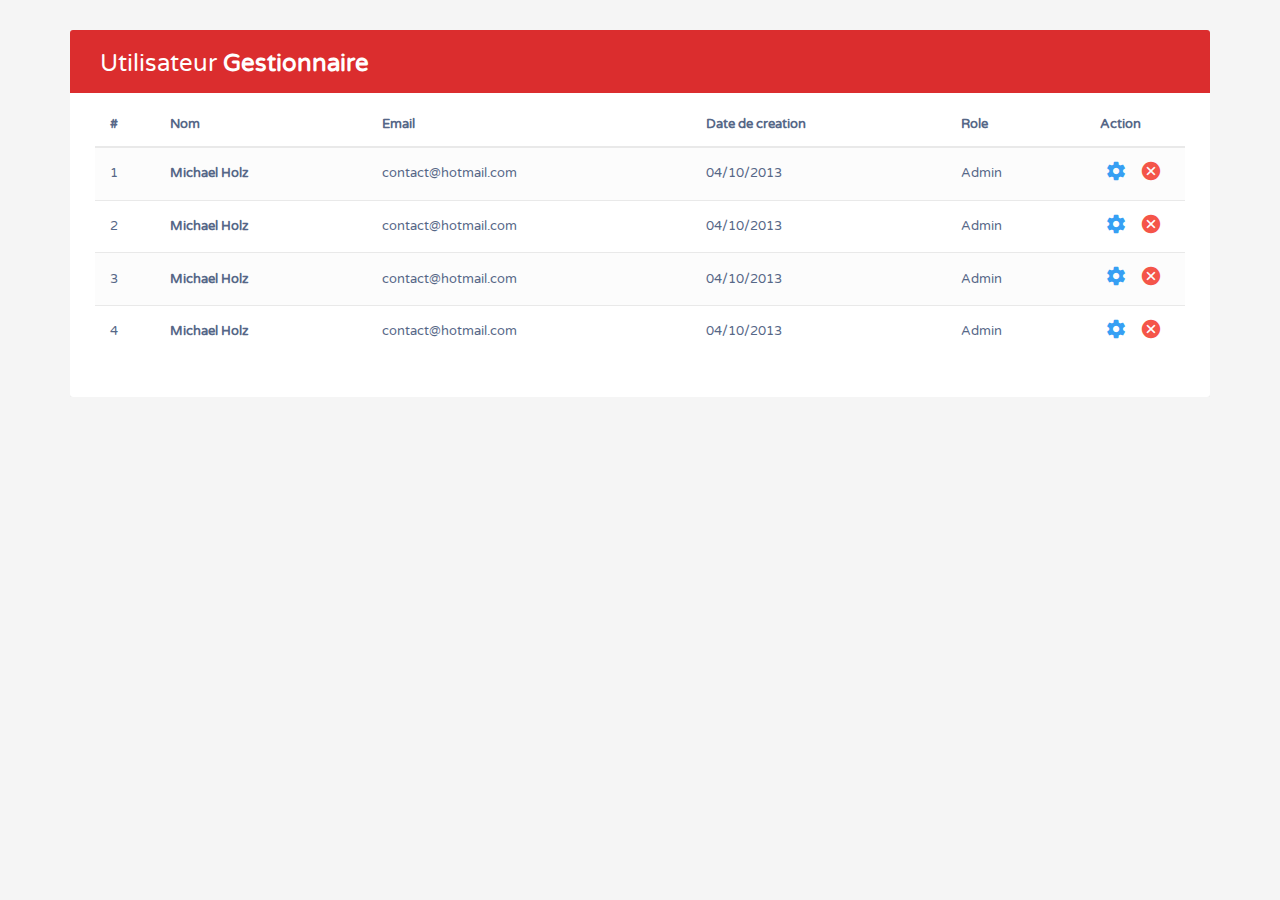
<file: IHM/admin.html>
<!DOCTYPE html>
<html lang="en">

<head>
    <meta charset="utf-8">
    <meta http-equiv="X-UA-Compatible" content="IE=edge">
    <meta name="viewport" content="width=device-width, initial-scale=1">
    <title>Bootstrap User Management Data Table</title>
    <link rel="stylesheet" href="https://fonts.googleapis.com/css?family=Roboto|Varela+Round">
    <link rel="stylesheet" href="https://fonts.googleapis.com/icon?family=Material+Icons">
    <link rel="stylesheet" href="https://maxcdn.bootstrapcdn.com/font-awesome/4.7.0/css/font-awesome.min.css">
    <link rel="stylesheet" href="https://maxcdn.bootstrapcdn.com/bootstrap/3.3.7/css/bootstrap.min.css">
    <link rel="stylesheet" href="../css/adminStyle.css">

    <script src="https://ajax.googleapis.com/ajax/libs/jquery/1.12.4/jquery.min.js"></script>
    <script src="https://maxcdn.bootstrapcdn.com/bootstrap/3.3.7/js/bootstrap.min.js"></script>

    <script>
        $(document).ready(function () {
            $('[data-toggle="tooltip"]').tooltip();
        });
    </script>
</head>

<body>
    <div class="container">
        <div class="table-responsive">
            <div class="table-wrapper">
                <div class="table-title">
                    <div class="row">
                        <div class="col-xs-5">
                            <h2>Utilisateur <b>Gestionnaire</b></h2>
                        </div>
                    </div>
                </div><!-- Utiliser les method get de l'objet user pour return dans chaque case du tableau l'information correspondante -->
                <table class="table table-striped table-hover"><!-- Utiliser une boucle for ou while pour afficher tout les user de la table-->
                    <thead>
                        <tr>
                            <th>#</th>
                            <th>Nom</th>
                            <th>Email</th>
                            <th>Date de creation</th>
                            <th>Role</th>
                            <th>Action</th>
                        </tr>
                    </thead>
                    <tbody>
                        <tr>
                            <td>1</td>
                            <td><b>Michael Holz</b></td>
                            <td>contact@hotmail.com</td>
                            <td>04/10/2013</td>
                            <td>Admin</td>
                            <td><!-- TODO Executer la fonction delete user lorsque on appuie sur la croix-->
                                <!-- TODO pour l'écrous faire en sorte qu'au click de la souris ça transforme la ligne cliqué en un formulaire lors qu'on click sur le bouton modifier 
                                    du formulaire ça modifie les info en base -->
                                <a href="#" class="settings" title="Settings" data-toggle="tooltip"><i
                                        class="material-icons">&#xE8B8;</i></a>
                                <a href="#" class="delete" title="Delete" data-toggle="tooltip"><i
                                        class="material-icons">&#xE5C9;</i></a>
                            </td>
                        </tr>
                        <tr>
                            <td>2</td>
                            <td><b>Michael Holz</b></td>
                            <td>contact@hotmail.com</td>
                            <td>04/10/2013</td>
                            <td>Admin</td>
                            <td>
                                <a href="#" class="settings" title="Settings" data-toggle="tooltip"><i
                                        class="material-icons">&#xE8B8;</i></a>
                                <a href="#" class="delete" title="Delete" data-toggle="tooltip"><i
                                        class="material-icons">&#xE5C9;</i></a>
                            </td>
                        </tr>
                        <tr>
                            <td>3</td>
                            <td><b>Michael Holz</b></td>
                            <td>contact@hotmail.com</td>
                            <td>04/10/2013</td>
                            <td>Admin</td>
                            <td>
                                <a href="#" class="settings" title="Settings" data-toggle="tooltip"><i
                                        class="material-icons">&#xE8B8;</i></a>
                                <a href="#" class="delete" title="Delete" data-toggle="tooltip"><i
                                        class="material-icons">&#xE5C9;</i></a>
                            </td>
                        </tr>
                        <tr>
                            <td>4</td>
                            <td><b>Michael Holz</b></td>
                            <td>contact@hotmail.com</td>
                            <td>04/10/2013</td>
                            <td>Admin</td>
                            <td>
                                <a href="#" class="settings" title="Settings" data-toggle="tooltip"><i
                                        class="material-icons">&#xE8B8;</i></a>
                                <a href="#" class="delete" title="Delete" data-toggle="tooltip"><i
                                        class="material-icons">&#xE5C9;</i></a>
                            </td>
                        </tr>
                    </tbody>
                </table><!--
                <div class="clearfix">
                    <div class="hint-text">Showing <b>5</b> out of <b>25</b> entries</div>
                    <ul class="pagination">
                        <li class="page-item disabled"><a href="#">Previous</a></li>
                        <li class="page-item active"><a href="#" class="page-link">1</a></li>
                        <li class="page-item"><a href="#" class="page-link">2</a></li>
                        <li class="page-item"><a href="#" class="page-link">3</a></li>
                        <li class="page-item"><a href="#" class="page-link">4</a></li>
                        <li class="page-item"><a href="#" class="page-link">5</a></li>
                        <li class="page-item"><a href="#" class="page-link">Next</a></li>
                    </ul>
                </div>-->
            </div>
        </div>
    </div>
</body>

</html>
</file>
<file: css/elegant-icons.css>
@font-face {
	font-family: 'ElegantIcons';
	src:url('../fonts/ElegantIcons.eot');
	src:url('../fonts/ElegantIcons.eot?#iefix') format('embedded-opentype'),
		url('../fonts/ElegantIcons.woff') format('woff'),
		url('../fonts/ElegantIcons.ttf') format('truetype'),
		url('../fonts/ElegantIcons.svg#ElegantIcons') format('svg');
	font-weight: normal;
	font-style: normal;
}

/* Use the following CSS code if you want to use data attributes for inserting your icons */
[data-icon]:before {
	font-family: 'ElegantIcons';
	content: attr(data-icon);
	speak: none;
	font-weight: normal;
	font-variant: normal;
	text-transform: none;
	line-height: 1;
	-webkit-font-smoothing: antialiased;
	-moz-osx-font-smoothing: grayscale;
}

/* Use the following CSS code if you want to have a class per icon */
/*
Instead of a list of all class selectors,
you can use the generic selector below, but it's slower:
[class*="your-class-prefix"] {
*/
.arrow_up, .arrow_down, .arrow_left, .arrow_right, .arrow_left-up, .arrow_right-up, .arrow_right-down, .arrow_left-down, .arrow-up-down, .arrow_up-down_alt, .arrow_left-right_alt, .arrow_left-right, .arrow_expand_alt2, .arrow_expand_alt, .arrow_condense, .arrow_expand, .arrow_move, .arrow_carrot-up, .arrow_carrot-down, .arrow_carrot-left, .arrow_carrot-right, .arrow_carrot-2up, .arrow_carrot-2down, .arrow_carrot-2left, .arrow_carrot-2right, .arrow_carrot-up_alt2, .arrow_carrot-down_alt2, .arrow_carrot-left_alt2, .arrow_carrot-right_alt2, .arrow_carrot-2up_alt2, .arrow_carrot-2down_alt2, .arrow_carrot-2left_alt2, .arrow_carrot-2right_alt2, .arrow_triangle-up, .arrow_triangle-down, .arrow_triangle-left, .arrow_triangle-right, .arrow_triangle-up_alt2, .arrow_triangle-down_alt2, .arrow_triangle-left_alt2, .arrow_triangle-right_alt2, .arrow_back, .icon_minus-06, .icon_plus, .icon_close, .icon_check, .icon_minus_alt2, .icon_plus_alt2, .icon_close_alt2, .icon_check_alt2, .icon_zoom-out_alt, .icon_zoom-in_alt, .icon_search, .icon_box-empty, .icon_box-selected, .icon_minus-box, .icon_plus-box, .icon_box-checked, .icon_circle-empty, .icon_circle-slelected, .icon_stop_alt2, .icon_stop, .icon_pause_alt2, .icon_pause, .icon_menu, .icon_menu-square_alt2, .icon_menu-circle_alt2, .icon_ul, .icon_ol, .icon_adjust-horiz, .icon_adjust-vert, .icon_document_alt, .icon_documents_alt, .icon_pencil, .icon_pencil-edit_alt, .icon_pencil-edit, .icon_folder-alt, .icon_folder-open_alt, .icon_folder-add_alt, .icon_info_alt, .icon_error-oct_alt, .icon_error-circle_alt, .icon_error-triangle_alt, .icon_question_alt2, .icon_question, .icon_comment_alt, .icon_chat_alt, .icon_vol-mute_alt, .icon_volume-low_alt, .icon_volume-high_alt, .icon_quotations, .icon_quotations_alt2, .icon_clock_alt, .icon_lock_alt, .icon_lock-open_alt, .icon_key_alt, .icon_cloud_alt, .icon_cloud-upload_alt, .icon_cloud-download_alt, .icon_image, .icon_images, .icon_lightbulb_alt, .icon_gift_alt, .icon_house_alt, .icon_genius, .icon_mobile, .icon_tablet, .icon_laptop, .icon_desktop, .icon_camera_alt, .icon_mail_alt, .icon_cone_alt, .icon_ribbon_alt, .icon_bag_alt, .icon_creditcard, .icon_cart_alt, .icon_paperclip, .icon_tag_alt, .icon_tags_alt, .icon_trash_alt, .icon_cursor_alt, .icon_mic_alt, .icon_compass_alt, .icon_pin_alt, .icon_pushpin_alt, .icon_map_alt, .icon_drawer_alt, .icon_toolbox_alt, .icon_book_alt, .icon_calendar, .icon_film, .icon_table, .icon_contacts_alt, .icon_headphones, .icon_lifesaver, .icon_piechart, .icon_refresh, .icon_link_alt, .icon_link, .icon_loading, .icon_blocked, .icon_archive_alt, .icon_heart_alt, .icon_star_alt, .icon_star-half_alt, .icon_star, .icon_star-half, .icon_tools, .icon_tool, .icon_cog, .icon_cogs, .arrow_up_alt, .arrow_down_alt, .arrow_left_alt, .arrow_right_alt, .arrow_left-up_alt, .arrow_right-up_alt, .arrow_right-down_alt, .arrow_left-down_alt, .arrow_condense_alt, .arrow_expand_alt3, .arrow_carrot_up_alt, .arrow_carrot-down_alt, .arrow_carrot-left_alt, .arrow_carrot-right_alt, .arrow_carrot-2up_alt, .arrow_carrot-2dwnn_alt, .arrow_carrot-2left_alt, .arrow_carrot-2right_alt, .arrow_triangle-up_alt, .arrow_triangle-down_alt, .arrow_triangle-left_alt, .arrow_triangle-right_alt, .icon_minus_alt, .icon_plus_alt, .icon_close_alt, .icon_check_alt, .icon_zoom-out, .icon_zoom-in, .icon_stop_alt, .icon_menu-square_alt, .icon_menu-circle_alt, .icon_document, .icon_documents, .icon_pencil_alt, .icon_folder, .icon_folder-open, .icon_folder-add, .icon_folder_upload, .icon_folder_download, .icon_info, .icon_error-circle, .icon_error-oct, .icon_error-triangle, .icon_question_alt, .icon_comment, .icon_chat, .icon_vol-mute, .icon_volume-low, .icon_volume-high, .icon_quotations_alt, .icon_clock, .icon_lock, .icon_lock-open, .icon_key, .icon_cloud, .icon_cloud-upload, .icon_cloud-download, .icon_lightbulb, .icon_gift, .icon_house, .icon_camera, .icon_mail, .icon_cone, .icon_ribbon, .icon_bag, .icon_cart, .icon_tag, .icon_tags, .icon_trash, .icon_cursor, .icon_mic, .icon_compass, .icon_pin, .icon_pushpin, .icon_map, .icon_drawer, .icon_toolbox, .icon_book, .icon_contacts, .icon_archive, .icon_heart, .icon_profile, .icon_group, .icon_grid-2x2, .icon_grid-3x3, .icon_music, .icon_pause_alt, .icon_phone, .icon_upload, .icon_download, .social_facebook, .social_twitter, .social_pinterest, .social_googleplus, .social_tumblr, .social_tumbleupon, .social_wordpress, .social_instagram, .social_dribbble, .social_vimeo, .social_linkedin, .social_rss, .social_deviantart, .social_share, .social_myspace, .social_skype, .social_youtube, .social_picassa, .social_googledrive, .social_flickr, .social_blogger, .social_spotify, .social_delicious, .social_facebook_circle, .social_twitter_circle, .social_pinterest_circle, .social_googleplus_circle, .social_tumblr_circle, .social_stumbleupon_circle, .social_wordpress_circle, .social_instagram_circle, .social_dribbble_circle, .social_vimeo_circle, .social_linkedin_circle, .social_rss_circle, .social_deviantart_circle, .social_share_circle, .social_myspace_circle, .social_skype_circle, .social_youtube_circle, .social_picassa_circle, .social_googledrive_alt2, .social_flickr_circle, .social_blogger_circle, .social_spotify_circle, .social_delicious_circle, .social_facebook_square, .social_twitter_square, .social_pinterest_square, .social_googleplus_square, .social_tumblr_square, .social_stumbleupon_square, .social_wordpress_square, .social_instagram_square, .social_dribbble_square, .social_vimeo_square, .social_linkedin_square, .social_rss_square, .social_deviantart_square, .social_share_square, .social_myspace_square, .social_skype_square, .social_youtube_square, .social_picassa_square, .social_googledrive_square, .social_flickr_square, .social_blogger_square, .social_spotify_square, .social_delicious_square, .icon_printer, .icon_calulator, .icon_building, .icon_floppy, .icon_drive, .icon_search-2, .icon_id, .icon_id-2, .icon_puzzle, .icon_like, .icon_dislike, .icon_mug, .icon_currency, .icon_wallet, .icon_pens, .icon_easel, .icon_flowchart, .icon_datareport, .icon_briefcase, .icon_shield, .icon_percent, .icon_globe, .icon_globe-2, .icon_target, .icon_hourglass, .icon_balance, .icon_rook, .icon_printer-alt, .icon_calculator_alt, .icon_building_alt, .icon_floppy_alt, .icon_drive_alt, .icon_search_alt, .icon_id_alt, .icon_id-2_alt, .icon_puzzle_alt, .icon_like_alt, .icon_dislike_alt, .icon_mug_alt, .icon_currency_alt, .icon_wallet_alt, .icon_pens_alt, .icon_easel_alt, .icon_flowchart_alt, .icon_datareport_alt, .icon_briefcase_alt, .icon_shield_alt, .icon_percent_alt, .icon_globe_alt, .icon_clipboard {
	font-family: 'ElegantIcons';
	speak: none;
	font-style: normal;
	font-weight: normal;
	font-variant: normal;
	text-transform: none;
	line-height: 1;
	-webkit-font-smoothing: antialiased;
}
.arrow_up:before {
	content: "\21";
}
.arrow_down:before {
	content: "\22";
}
.arrow_left:before {
	content: "\23";
}
.arrow_right:before {
	content: "\24";
}
.arrow_left-up:before {
	content: "\25";
}
.arrow_right-up:before {
	content: "\26";
}
.arrow_right-down:before {
	content: "\27";
}
.arrow_left-down:before {
	content: "\28";
}
.arrow-up-down:before {
	content: "\29";
}
.arrow_up-down_alt:before {
	content: "\2a";
}
.arrow_left-right_alt:before {
	content: "\2b";
}
.arrow_left-right:before {
	content: "\2c";
}
.arrow_expand_alt2:before {
	content: "\2d";
}
.arrow_expand_alt:before {
	content: "\2e";
}
.arrow_condense:before {
	content: "\2f";
}
.arrow_expand:before {
	content: "\30";
}
.arrow_move:before {
	content: "\31";
}
.arrow_carrot-up:before {
	content: "\32";
}
.arrow_carrot-down:before {
	content: "\33";
}
.arrow_carrot-left:before {
	content: "\34";
}
.arrow_carrot-right:before {
	content: "\35";
}
.arrow_carrot-2up:before {
	content: "\36";
}
.arrow_carrot-2down:before {
	content: "\37";
}
.arrow_carrot-2left:before {
	content: "\38";
}
.arrow_carrot-2right:before {
	content: "\39";
}
.arrow_carrot-up_alt2:before {
	content: "\3a";
}
.arrow_carrot-down_alt2:before {
	content: "\3b";
}
.arrow_carrot-left_alt2:before {
	content: "\3c";
}
.arrow_carrot-right_alt2:before {
	content: "\3d";
}
.arrow_carrot-2up_alt2:before {
	content: "\3e";
}
.arrow_carrot-2down_alt2:before {
	content: "\3f";
}
.arrow_carrot-2left_alt2:before {
	content: "\40";
}
.arrow_carrot-2right_alt2:before {
	content: "\41";
}
.arrow_triangle-up:before {
	content: "\42";
}
.arrow_triangle-down:before {
	content: "\43";
}
.arrow_triangle-left:before {
	content: "\44";
}
.arrow_triangle-right:before {
	content: "\45";
}
.arrow_triangle-up_alt2:before {
	content: "\46";
}
.arrow_triangle-down_alt2:before {
	content: "\47";
}
.arrow_triangle-left_alt2:before {
	content: "\48";
}
.arrow_triangle-right_alt2:before {
	content: "\49";
}
.arrow_back:before {
	content: "\4a";
}
.icon_minus-06:before {
	content: "\4b";
}
.icon_plus:before {
	content: "\4c";
}
.icon_close:before {
	content: "\4d";
}
.icon_check:before {
	content: "\4e";
}
.icon_minus_alt2:before {
	content: "\4f";
}
.icon_plus_alt2:before {
	content: "\50";
}
.icon_close_alt2:before {
	content: "\51";
}
.icon_check_alt2:before {
	content: "\52";
}
.icon_zoom-out_alt:before {
	content: "\53";
}
.icon_zoom-in_alt:before {
	content: "\54";
}
.icon_search:before {
	content: "\55";
}
.icon_box-empty:before {
	content: "\56";
}
.icon_box-selected:before {
	content: "\57";
}
.icon_minus-box:before {
	content: "\58";
}
.icon_plus-box:before {
	content: "\59";
}
.icon_box-checked:before {
	content: "\5a";
}
.icon_circle-empty:before {
	content: "\5b";
}
.icon_circle-slelected:before {
	content: "\5c";
}
.icon_stop_alt2:before {
	content: "\5d";
}
.icon_stop:before {
	content: "\5e";
}
.icon_pause_alt2:before {
	content: "\5f";
}
.icon_pause:before {
	content: "\60";
}
.icon_menu:before {
	content: "\61";
}
.icon_menu-square_alt2:before {
	content: "\62";
}
.icon_menu-circle_alt2:before {
	content: "\63";
}
.icon_ul:before {
	content: "\64";
}
.icon_ol:before {
	content: "\65";
}
.icon_adjust-horiz:before {
	content: "\66";
}
.icon_adjust-vert:before {
	content: "\67";
}
.icon_document_alt:before {
	content: "\68";
}
.icon_documents_alt:before {
	content: "\69";
}
.icon_pencil:before {
	content: "\6a";
}
.icon_pencil-edit_alt:before {
	content: "\6b";
}
.icon_pencil-edit:before {
	content: "\6c";
}
.icon_folder-alt:before {
	content: "\6d";
}
.icon_folder-open_alt:before {
	content: "\6e";
}
.icon_folder-add_alt:before {
	content: "\6f";
}
.icon_info_alt:before {
	content: "\70";
}
.icon_error-oct_alt:before {
	content: "\71";
}
.icon_error-circle_alt:before {
	content: "\72";
}
.icon_error-triangle_alt:before {
	content: "\73";
}
.icon_question_alt2:before {
	content: "\74";
}
.icon_question:before {
	content: "\75";
}
.icon_comment_alt:before {
	content: "\76";
}
.icon_chat_alt:before {
	content: "\77";
}
.icon_vol-mute_alt:before {
	content: "\78";
}
.icon_volume-low_alt:before {
	content: "\79";
}
.icon_volume-high_alt:before {
	content: "\7a";
}
.icon_quotations:before {
	content: "\7b";
}
.icon_quotations_alt2:before {
	content: "\7c";
}
.icon_clock_alt:before {
	content: "\7d";
}
.icon_lock_alt:before {
	content: "\7e";
}
.icon_lock-open_alt:before {
	content: "\e000";
}
.icon_key_alt:before {
	content: "\e001";
}
.icon_cloud_alt:before {
	content: "\e002";
}
.icon_cloud-upload_alt:before {
	content: "\e003";
}
.icon_cloud-download_alt:before {
	content: "\e004";
}
.icon_image:before {
	content: "\e005";
}
.icon_images:before {
	content: "\e006";
}
.icon_lightbulb_alt:before {
	content: "\e007";
}
.icon_gift_alt:before {
	content: "\e008";
}
.icon_house_alt:before {
	content: "\e009";
}
.icon_genius:before {
	content: "\e00a";
}
.icon_mobile:before {
	content: "\e00b";
}
.icon_tablet:before {
	content: "\e00c";
}
.icon_laptop:before {
	content: "\e00d";
}
.icon_desktop:before {
	content: "\e00e";
}
.icon_camera_alt:before {
	content: "\e00f";
}
.icon_mail_alt:before {
	content: "\e010";
}
.icon_cone_alt:before {
	content: "\e011";
}
.icon_ribbon_alt:before {
	content: "\e012";
}
.icon_bag_alt:before {
	content: "\e013";
}
.icon_creditcard:before {
	content: "\e014";
}
.icon_cart_alt:before {
	content: "\e015";
}
.icon_paperclip:before {
	content: "\e016";
}
.icon_tag_alt:before {
	content: "\e017";
}
.icon_tags_alt:before {
	content: "\e018";
}
.icon_trash_alt:before {
	content: "\e019";
}
.icon_cursor_alt:before {
	content: "\e01a";
}
.icon_mic_alt:before {
	content: "\e01b";
}
.icon_compass_alt:before {
	content: "\e01c";
}
.icon_pin_alt:before {
	content: "\e01d";
}
.icon_pushpin_alt:before {
	content: "\e01e";
}
.icon_map_alt:before {
	content: "\e01f";
}
.icon_drawer_alt:before {
	content: "\e020";
}
.icon_toolbox_alt:before {
	content: "\e021";
}
.icon_book_alt:before {
	content: "\e022";
}
.icon_calendar:before {
	content: "\e023";
}
.icon_film:before {
	content: "\e024";
}
.icon_table:before {
	content: "\e025";
}
.icon_contacts_alt:before {
	content: "\e026";
}
.icon_headphones:before {
	content: "\e027";
}
.icon_lifesaver:before {
	content: "\e028";
}
.icon_piechart:before {
	content: "\e029";
}
.icon_refresh:before {
	content: "\e02a";
}
.icon_link_alt:before {
	content: "\e02b";
}
.icon_link:before {
	content: "\e02c";
}
.icon_loading:before {
	content: "\e02d";
}
.icon_blocked:before {
	content: "\e02e";
}
.icon_archive_alt:before {
	content: "\e02f";
}
.icon_heart_alt:before {
	content: "\e030";
}
.icon_star_alt:before {
	content: "\e031";
}
.icon_star-half_alt:before {
	content: "\e032";
}
.icon_star:before {
	content: "\e033";
}
.icon_star-half:before {
	content: "\e034";
}
.icon_tools:before {
	content: "\e035";
}
.icon_tool:before {
	content: "\e036";
}
.icon_cog:before {
	content: "\e037";
}
.icon_cogs:before {
	content: "\e038";
}
.arrow_up_alt:before {
	content: "\e039";
}
.arrow_down_alt:before {
	content: "\e03a";
}
.arrow_left_alt:before {
	content: "\e03b";
}
.arrow_right_alt:before {
	content: "\e03c";
}
.arrow_left-up_alt:before {
	content: "\e03d";
}
.arrow_right-up_alt:before {
	content: "\e03e";
}
.arrow_right-down_alt:before {
	content: "\e03f";
}
.arrow_left-down_alt:before {
	content: "\e040";
}
.arrow_condense_alt:before {
	content: "\e041";
}
.arrow_expand_alt3:before {
	content: "\e042";
}
.arrow_carrot_up_alt:before {
	content: "\e043";
}
.arrow_carrot-down_alt:before {
	content: "\e044";
}
.arrow_carrot-left_alt:before {
	content: "\e045";
}
.arrow_carrot-right_alt:before {
	content: "\e046";
}
.arrow_carrot-2up_alt:before {
	content: "\e047";
}
.arrow_carrot-2dwnn_alt:before {
	content: "\e048";
}
.arrow_carrot-2left_alt:before {
	content: "\e049";
}
.arrow_carrot-2right_alt:before {
	content: "\e04a";
}
.arrow_triangle-up_alt:before {
	content: "\e04b";
}
.arrow_triangle-down_alt:before {
	content: "\e04c";
}
.arrow_triangle-left_alt:before {
	content: "\e04d";
}
.arrow_triangle-right_alt:before {
	content: "\e04e";
}
.icon_minus_alt:before {
	content: "\e04f";
}
.icon_plus_alt:before {
	content: "\e050";
}
.icon_close_alt:before {
	content: "\e051";
}
.icon_check_alt:before {
	content: "\e052";
}
.icon_zoom-out:before {
	content: "\e053";
}
.icon_zoom-in:before {
	content: "\e054";
}
.icon_stop_alt:before {
	content: "\e055";
}
.icon_menu-square_alt:before {
	content: "\e056";
}
.icon_menu-circle_alt:before {
	content: "\e057";
}
.icon_document:before {
	content: "\e058";
}
.icon_documents:before {
	content: "\e059";
}
.icon_pencil_alt:before {
	content: "\e05a";
}
.icon_folder:before {
	content: "\e05b";
}
.icon_folder-open:before {
	content: "\e05c";
}
.icon_folder-add:before {
	content: "\e05d";
}
.icon_folder_upload:before {
	content: "\e05e";
}
.icon_folder_download:before {
	content: "\e05f";
}
.icon_info:before {
	content: "\e060";
}
.icon_error-circle:before {
	content: "\e061";
}
.icon_error-oct:before {
	content: "\e062";
}
.icon_error-triangle:before {
	content: "\e063";
}
.icon_question_alt:before {
	content: "\e064";
}
.icon_comment:before {
	content: "\e065";
}
.icon_chat:before {
	content: "\e066";
}
.icon_vol-mute:before {
	content: "\e067";
}
.icon_volume-low:before {
	content: "\e068";
}
.icon_volume-high:before {
	content: "\e069";
}
.icon_quotations_alt:before {
	content: "\e06a";
}
.icon_clock:before {
	content: "\e06b";
}
.icon_lock:before {
	content: "\e06c";
}
.icon_lock-open:before {
	content: "\e06d";
}
.icon_key:before {
	content: "\e06e";
}
.icon_cloud:before {
	content: "\e06f";
}
.icon_cloud-upload:before {
	content: "\e070";
}
.icon_cloud-download:before {
	content: "\e071";
}
.icon_lightbulb:before {
	content: "\e072";
}
.icon_gift:before {
	content: "\e073";
}
.icon_house:before {
	content: "\e074";
}
.icon_camera:before {
	content: "\e075";
}
.icon_mail:before {
	content: "\e076";
}
.icon_cone:before {
	content: "\e077";
}
.icon_ribbon:before {
	content: "\e078";
}
.icon_bag:before {
	content: "\e079";
}
.icon_cart:before {
	content: "\e07a";
}
.icon_tag:before {
	content: "\e07b";
}
.icon_tags:before {
	content: "\e07c";
}
.icon_trash:before {
	content: "\e07d";
}
.icon_cursor:before {
	content: "\e07e";
}
.icon_mic:before {
	content: "\e07f";
}
.icon_compass:before {
	content: "\e080";
}
.icon_pin:before {
	content: "\e081";
}
.icon_pushpin:before {
	content: "\e082";
}
.icon_map:before {
	content: "\e083";
}
.icon_drawer:before {
	content: "\e084";
}
.icon_toolbox:before {
	content: "\e085";
}
.icon_book:before {
	content: "\e086";
}
.icon_contacts:before {
	content: "\e087";
}
.icon_archive:before {
	content: "\e088";
}
.icon_heart:before {
	content: "\e089";
}
.icon_profile:before {
	content: "\e08a";
}
.icon_group:before {
	content: "\e08b";
}
.icon_grid-2x2:before {
	content: "\e08c";
}
.icon_grid-3x3:before {
	content: "\e08d";
}
.icon_music:before {
	content: "\e08e";
}
.icon_pause_alt:before {
	content: "\e08f";
}
.icon_phone:before {
	content: "\e090";
}
.icon_upload:before {
	content: "\e091";
}
.icon_download:before {
	content: "\e092";
}
.social_facebook:before {
	content: "\e093";
}
.social_twitter:before {
	content: "\e094";
}
.social_pinterest:before {
	content: "\e095";
}
.social_googleplus:before {
	content: "\e096";
}
.social_tumblr:before {
	content: "\e097";
}
.social_tumbleupon:before {
	content: "\e098";
}
.social_wordpress:before {
	content: "\e099";
}
.social_instagram:before {
	content: "\e09a";
}
.social_dribbble:before {
	content: "\e09b";
}
.social_vimeo:before {
	content: "\e09c";
}
.social_linkedin:before {
	content: "\e09d";
}
.social_rss:before {
	content: "\e09e";
}
.social_deviantart:before {
	content: "\e09f";
}
.social_share:before {
	content: "\e0a0";
}
.social_myspace:before {
	content: "\e0a1";
}
.social_skype:before {
	content: "\e0a2";
}
.social_youtube:before {
	content: "\e0a3";
}
.social_picassa:before {
	content: "\e0a4";
}
.social_googledrive:before {
	content: "\e0a5";
}
.social_flickr:before {
	content: "\e0a6";
}
.social_blogger:before {
	content: "\e0a7";
}
.social_spotify:before {
	content: "\e0a8";
}
.social_delicious:before {
	content: "\e0a9";
}
.social_facebook_circle:before {
	content: "\e0aa";
}
.social_twitter_circle:before {
	content: "\e0ab";
}
.social_pinterest_circle:before {
	content: "\e0ac";
}
.social_googleplus_circle:before {
	content: "\e0ad";
}
.social_tumblr_circle:before {
	content: "\e0ae";
}
.social_stumbleupon_circle:before {
	content: "\e0af";
}
.social_wordpress_circle:before {
	content: "\e0b0";
}
.social_instagram_circle:before {
	content: "\e0b1";
}
.social_dribbble_circle:before {
	content: "\e0b2";
}
.social_vimeo_circle:before {
	content: "\e0b3";
}
.social_linkedin_circle:before {
	content: "\e0b4";
}
.social_rss_circle:before {
	content: "\e0b5";
}
.social_deviantart_circle:before {
	content: "\e0b6";
}
.social_share_circle:before {
	content: "\e0b7";
}
.social_myspace_circle:before {
	content: "\e0b8";
}
.social_skype_circle:before {
	content: "\e0b9";
}
.social_youtube_circle:before {
	content: "\e0ba";
}
.social_picassa_circle:before {
	content: "\e0bb";
}
.social_googledrive_alt2:before {
	content: "\e0bc";
}
.social_flickr_circle:before {
	content: "\e0bd";
}
.social_blogger_circle:before {
	content: "\e0be";
}
.social_spotify_circle:before {
	content: "\e0bf";
}
.social_delicious_circle:before {
	content: "\e0c0";
}
.social_facebook_square:before {
	content: "\e0c1";
}
.social_twitter_square:before {
	content: "\e0c2";
}
.social_pinterest_square:before {
	content: "\e0c3";
}
.social_googleplus_square:before {
	content: "\e0c4";
}
.social_tumblr_square:before {
	content: "\e0c5";
}
.social_stumbleupon_square:before {
	content: "\e0c6";
}
.social_wordpress_square:before {
	content: "\e0c7";
}
.social_instagram_square:before {
	content: "\e0c8";
}
.social_dribbble_square:before {
	content: "\e0c9";
}
.social_vimeo_square:before {
	content: "\e0ca";
}
.social_linkedin_square:before {
	content: "\e0cb";
}
.social_rss_square:before {
	content: "\e0cc";
}
.social_deviantart_square:before {
	content: "\e0cd";
}
.social_share_square:before {
	content: "\e0ce";
}
.social_myspace_square:before {
	content: "\e0cf";
}
.social_skype_square:before {
	content: "\e0d0";
}
.social_youtube_square:before {
	content: "\e0d1";
}
.social_picassa_square:before {
	content: "\e0d2";
}
.social_googledrive_square:before {
	content: "\e0d3";
}
.social_flickr_square:before {
	content: "\e0d4";
}
.social_blogger_square:before {
	content: "\e0d5";
}
.social_spotify_square:before {
	content: "\e0d6";
}
.social_delicious_square:before {
	content: "\e0d7";
}
.icon_printer:before {
	content: "\e103";
}
.icon_calulator:before {
	content: "\e0ee";
}
.icon_building:before {
	content: "\e0ef";
}
.icon_floppy:before {
	content: "\e0e8";
}
.icon_drive:before {
	content: "\e0ea";
}
.icon_search-2:before {
	content: "\e101";
}
.icon_id:before {
	content: "\e107";
}
.icon_id-2:before {
	content: "\e108";
}
.icon_puzzle:before {
	content: "\e102";
}
.icon_like:before {
	content: "\e106";
}
.icon_dislike:before {
	content: "\e0eb";
}
.icon_mug:before {
	content: "\e105";
}
.icon_currency:before {
	content: "\e0ed";
}
.icon_wallet:before {
	content: "\e100";
}
.icon_pens:before {
	content: "\e104";
}
.icon_easel:before {
	content: "\e0e9";
}
.icon_flowchart:before {
	content: "\e109";
}
.icon_datareport:before {
	content: "\e0ec";
}
.icon_briefcase:before {
	content: "\e0fe";
}
.icon_shield:before {
	content: "\e0f6";
}
.icon_percent:before {
	content: "\e0fb";
}
.icon_globe:before {
	content: "\e0e2";
}
.icon_globe-2:before {
	content: "\e0e3";
}
.icon_target:before {
	content: "\e0f5";
}
.icon_hourglass:before {
	content: "\e0e1";
}
.icon_balance:before {
	content: "\e0ff";
}
.icon_rook:before {
	content: "\e0f8";
}
.icon_printer-alt:before {
	content: "\e0fa";
}
.icon_calculator_alt:before {
	content: "\e0e7";
}
.icon_building_alt:before {
	content: "\e0fd";
}
.icon_floppy_alt:before {
	content: "\e0e4";
}
.icon_drive_alt:before {
	content: "\e0e5";
}
.icon_search_alt:before {
	content: "\e0f7";
}
.icon_id_alt:before {
	content: "\e0e0";
}
.icon_id-2_alt:before {
	content: "\e0fc";
}
.icon_puzzle_alt:before {
	content: "\e0f9";
}
.icon_like_alt:before {
	content: "\e0dd";
}
.icon_dislike_alt:before {
	content: "\e0f1";
}
.icon_mug_alt:before {
	content: "\e0dc";
}
.icon_currency_alt:before {
	content: "\e0f3";
}
.icon_wallet_alt:before {
	content: "\e0d8";
}
.icon_pens_alt:before {
	content: "\e0db";
}
.icon_easel_alt:before {
	content: "\e0f0";
}
.icon_flowchart_alt:before {
	content: "\e0df";
}
.icon_datareport_alt:before {
	content: "\e0f2";
}
.icon_briefcase_alt:before {
	content: "\e0f4";
}
.icon_shield_alt:before {
	content: "\e0d9";
}
.icon_percent_alt:before {
	content: "\e0da";
}
.icon_globe_alt:before {
	content: "\e0de";
}
.icon_clipboard:before {
	content: "\e0e6";
}


	.glyph {
		float: left;
		text-align: center;
		padding: .75em;
		margin: .4em 1.5em .75em 0;
		width: 6em;
text-shadow: none;
	}
        .glyph_big {
        font-size: 128px;
        color: #59c5dc;
        float: left;
        margin-right: 20px;
        }

        .glyph div { padding-bottom: 10px;}

	.glyph input {
		font-family: consolas, monospace;
		font-size: 12px;
		width: 100%;
		text-align: center;
		border: 0;
		box-shadow: 0 0 0 1px #ccc;
		padding: .2em;
                -moz-border-radius: 5px;
                -webkit-border-radius: 5px;
	}
	.centered {
		margin-left: auto;
		margin-right: auto;
	}
	.glyph .fs1 {
		font-size: 2em;
	}
</file>
<file: css/nice-select.css>
.nice-select {
  -webkit-tap-highlight-color: transparent;
  background-color: #fff;
  border-radius: 5px;
  border: solid 1px #e8e8e8;
  box-sizing: border-box;
  clear: both;
  cursor: pointer;
  display: block;
  float: left;
  font-family: inherit;
  font-size: 14px;
  font-weight: normal;
  height: 42px;
  line-height: 40px;
  outline: none;
  padding-left: 18px;
  padding-right: 30px;
  position: relative;
  text-align: left !important;
  -webkit-transition: all 0.2s ease-in-out;
  transition: all 0.2s ease-in-out;
  -webkit-user-select: none;
     -moz-user-select: none;
      -ms-user-select: none;
          user-select: none;
  white-space: nowrap;
  width: auto; }
  .nice-select:hover {
    border-color: #dbdbdb; }
  .nice-select:active, .nice-select.open, .nice-select:focus {
    border-color: #999; }
  .nice-select:after {
    border-bottom: 2px solid #999;
    border-right: 2px solid #999;
    content: '';
    display: block;
    height: 5px;
    margin-top: -4px;
    pointer-events: none;
    position: absolute;
    right: 12px;
    top: 50%;
    -webkit-transform-origin: 66% 66%;
        -ms-transform-origin: 66% 66%;
            transform-origin: 66% 66%;
    -webkit-transform: rotate(45deg);
        -ms-transform: rotate(45deg);
            transform: rotate(45deg);
    -webkit-transition: all 0.15s ease-in-out;
    transition: all 0.15s ease-in-out;
    width: 5px; }
  .nice-select.open:after {
    -webkit-transform: rotate(-135deg);
        -ms-transform: rotate(-135deg);
            transform: rotate(-135deg); }
  .nice-select.open .list {
    opacity: 1;
    pointer-events: auto;
    -webkit-transform: scale(1) translateY(0);
        -ms-transform: scale(1) translateY(0);
            transform: scale(1) translateY(0); }
  .nice-select.disabled {
    border-color: #ededed;
    color: #999;
    pointer-events: none; }
    .nice-select.disabled:after {
      border-color: #cccccc; }
  .nice-select.wide {
    width: 100%; }
    .nice-select.wide .list {
      left: 0 !important;
      right: 0 !important; }
  .nice-select.right {
    float: right; }
    .nice-select.right .list {
      left: auto;
      right: 0; }
  .nice-select.small {
    font-size: 12px;
    height: 36px;
    line-height: 34px; }
    .nice-select.small:after {
      height: 4px;
      width: 4px; }
    .nice-select.small .option {
      line-height: 34px;
      min-height: 34px; }
  .nice-select .list {
    background-color: #fff;
    border-radius: 5px;
    box-shadow: 0 0 0 1px rgba(68, 68, 68, 0.11);
    box-sizing: border-box;
    margin-top: 4px;
    opacity: 0;
    overflow: hidden;
    padding: 0;
    pointer-events: none;
    position: absolute;
    top: 100%;
    left: 0;
    -webkit-transform-origin: 50% 0;
        -ms-transform-origin: 50% 0;
            transform-origin: 50% 0;
    -webkit-transform: scale(0.75) translateY(-21px);
        -ms-transform: scale(0.75) translateY(-21px);
            transform: scale(0.75) translateY(-21px);
    -webkit-transition: all 0.2s cubic-bezier(0.5, 0, 0, 1.25), opacity 0.15s ease-out;
    transition: all 0.2s cubic-bezier(0.5, 0, 0, 1.25), opacity 0.15s ease-out;
    z-index: 9; }
    .nice-select .list:hover .option:not(:hover) {
      background-color: transparent !important; }
  .nice-select .option {
    cursor: pointer;
    font-weight: 400;
    line-height: 40px;
    list-style: none;
    min-height: 40px;
    outline: none;
    padding-left: 18px;
    padding-right: 29px;
    text-align: left;
    -webkit-transition: all 0.2s;
    transition: all 0.2s; }
    .nice-select .option:hover, .nice-select .option.focus, .nice-select .option.selected.focus {
      background-color: #f6f6f6; }
    .nice-select .option.selected {
      font-weight: bold; }
    .nice-select .option.disabled {
      background-color: transparent;
      color: #999;
      cursor: default; }

.no-csspointerevents .nice-select .list {
  display: none; }

.no-csspointerevents .nice-select.open .list {
  display: block; }
</file>
<file: css/style.css>
/******************************************************************
  Template Name: HVAC
  Description: HVAC Car Dealer HTML Template
  Author: Colorlib
  Author URI: https://www.colorlib.com
  Version: 1.0
  Created: Colorlib
******************************************************************/


/*------------------------------------------------------------------
[Table of contents]

1.  Template default CSS
	1.1	Variables
	1.2	Mixins
	1.3	Flexbox
	1.4	Reset
2.  Helper Css
3.  Header Section
4.  Hero Section
5.  Service Section
6.  Car Section
7.  Feature Section
8.  Latest Blog Section
9.  Contact
10.  Footer Style
-------------------------------------------------------------------*/


/*----------------------------------------*/


/* Template default CSS
/*----------------------------------------*/
.center-cross{

text-align: center;
margin-top: auto;
margin-bottom: auto;
}

.red-delete{
    color: red;
  
}

.delete-ajust{
    font-size: 50px;

}
.annonce {
    background-color: white;
    margin : 25px 0px 25px 0px;
}

input[type="number"] {
   font-size: 16px;
   height: 45px;
}
.publish-form{
    margin-bottom: 150px;
}

.btn-submit {

    margin-top : 30px;
}
input[type="radio"] {
    -ms-transform: scale(1.5); /* IE 9 */
    -webkit-transform: scale(1.5); /* Chrome, Safari, Opera */
    transform: scale(1.5);
}

.radiobtn1 {

    margin : 25px 10px 40px 60px;
    font-size: 15px;

}

.radiobtn2 {

    margin : 10px 10px 10px 150px;
    font-size: 15px;

}

.label1{
    margin-left: 30px;
}

.label2{
    margin-left: 30px;
}
.admin-title {

    color :#db2d2e; 
    font-weight: 500;
    text-align: center;
    font-size: 60px;
    margin : 20px 0px 20px 0px;
}
.logo-user {
    display: inline;
    margin-left: 15px;
    padding: 16px 10px 16px 10px;
    border: solid #dbdbdb 1px;
    align-items: right;
}

.arnaque {
    display: inline;
    font-size: 10px;
}

.inscription {
    margin-left: 20px;
    color: black;
}

.inscriptionInput a :hover {
    color: black;
}

a:hover.inscription {
    color: black;
}

a html,
body {
    height: 100%;
    font-family: "Lato", sans-serif;
    -webkit-font-smoothing: antialiased;
}

h1,
h2,
h3,
h4,
h5,
h6 {
    margin: 0;
    color: #111111;
    font-weight: 400;
    font-family: "Lato", sans-serif;
}

h1 {
    font-size: 70px;
}

h2 {
    font-size: 36px;
}

h3 {
    font-size: 30px;
}

h4 {
    font-size: 24px;
}

h5 {
    font-size: 18px;
}

h6 {
    font-size: 16px;
}

p {
    font-size: 15px;
    font-family: "Lato", sans-serif;
    color: #727171;
    font-weight: 400;
    line-height: 25px;
    margin: 0 0 15px 0;
}

img {
    max-width: 100%;
}

input:focus,
select:focus,
button:focus,
textarea:focus {
    outline: none;
}

nav a:hover,
a:focus {
    color: #FFFFFF;
    outline: none;
    text-decoration: none;
}

.header__nav__widget a:hover,
a:focus {
    color: #FFFFFF;
    outline: none;
    text-decoration: none;
}

ul,
ol {
    padding: 0;
    margin: 0;
}


/*---------------------
  Helper CSS
-----------------------*/

.section-title {
    margin-bottom: 75px;
    text-align: center;
}

.section-title span {
    font-size: 15px;
    color: #db2d2e;
    font-weight: 700;
}

.section-title h2 {
    color: #353535;
    font-size: 40px;
    font-weight: 700;
    margin-top: 5px;
    margin-bottom: 16px;
}

.section-title P {
    margin-bottom: 0;
    font-size: 17px;
    color: #727171;
}

.set-bg {
    background-repeat: no-repeat;
    background-size: cover;
    background-position: top center;
}

.spad {
    padding-top: 50px;
    padding-bottom: 100px;
}

.text-white h1,
.text-white h2,
.text-white h3,
.text-white h4,
.text-white h5,
.text-white h6,
.text-white p,
.text-white span,
.text-white li,
.text-white a {
    color: #fff;
}


/* buttons */

.primary-btn {
    display: inline-block;
    font-size: 15px;
    padding: 12px 24px;
    color: #ffffff;
    font-weight: 700;
    background: #db2d2e;
    border-radius: 2px;
}

.site-btn {
    font-size: 15px;
    color: #ffffff;
    font-weight: 700;
    display: inline-block;
    padding: 15px 35px 12px 38px;
    background: #db2d2e;
    border: none;
    border-radius: 2px;
}


/* Preloder */

#preloder {
    position: fixed;
    width: 100%;
    height: 100%;
    top: 0;
    left: 0;
    z-index: 999999;
    background: #ffffff;
}

.loader {
    width: 40px;
    height: 40px;
    position: absolute;
    top: 50%;
    left: 50%;
    margin-top: -13px;
    margin-left: -13px;
    border-radius: 60px;
    animation: loader 0.8s linear infinite;
    -webkit-animation: loader 0.8s linear infinite;
}

@keyframes loader {
    0% {
        -webkit-transform: rotate(0deg);
        transform: rotate(0deg);
        border: 4px solid #f44336;
        border-left-color: transparent;
    }
    50% {
        -webkit-transform: rotate(180deg);
        transform: rotate(180deg);
        border: 4px solid #673ab7;
        border-left-color: transparent;
    }
    100% {
        -webkit-transform: rotate(360deg);
        transform: rotate(360deg);
        border: 4px solid #f44336;
        border-left-color: transparent;
    }
}

@-webkit-keyframes loader {
    0% {
        -webkit-transform: rotate(0deg);
        border: 4px solid #f44336;
        border-left-color: transparent;
    }
    50% {
        -webkit-transform: rotate(180deg);
        border: 4px solid #673ab7;
        border-left-color: transparent;
    }
    100% {
        -webkit-transform: rotate(360deg);
        border: 4px solid #f44336;
        border-left-color: transparent;
    }
}

.spacial-controls {
    position: fixed;
    width: 111px;
    height: 91px;
    top: 0;
    right: 0;
    z-index: 999;
}

.spacial-controls .search-switch {
    display: block;
    height: 100%;
    padding-top: 30px;
    background: #323232;
    text-align: center;
    cursor: pointer;
}

.search-model {
    display: none;
    position: fixed;
    width: 100%;
    height: 100%;
    left: 0;
    top: 0;
    background: #ffffff;
    z-index: 99999;
}

.search-model-form {
    padding: 0 15px;
}

.search-model-form input {
    width: 470px;
    font-size: 40px;
    border: none;
    border-bottom: 2px solid #ededed;
    background: 0 0;
    color: #999;
}

.search-close-switch {
    position: absolute;
    width: 50px;
    height: 50px;
    background: #333;
    color: #fff;
    text-align: center;
    border-radius: 50%;
    font-size: 28px;
    line-height: 28px;
    top: 30px;
    cursor: pointer;
    -webkit-transform: rotate(45deg);
    -ms-transform: rotate(45deg);
    transform: rotate(45deg);
    display: -webkit-box;
    display: -ms-flexbox;
    display: flex;
    -webkit-box-align: center;
    -ms-flex-align: center;
    align-items: center;
    -webkit-box-pack: center;
    -ms-flex-pack: center;
    justify-content: center;
}


/*---------------------
  Header
-----------------------*/

.header__top {
    background: #323232;
}

.header__top__widget {
    padding: 12px 0 14px;
}

.header__top__widget li {
    font-size: 15px;
    color: #ffffff;
    display: inline-block;
    margin-right: 35px;
    list-style: none;
}

.header__top__widget li:last-child {
    margin-right: 0;
}

.header__top__widget li i {
    font-size: 18px;
    color: #8d8d8d;
    margin-right: 6px;
}

.header__top__right {
    text-align: right;
}

.header__top__phone {
    display: inline-block;
    margin-right: 20px;
    padding: 14px 0 12px;
}

.header__top__phone i {
    color: #8d8d8d;
    margin-right: 6px;
    font-size: 15px;
}

.header__top__phone span {
    font-size: 15px;
    color: #ffffff;
}

.header__top__social {
    display: inline-block;
    padding: 14px 0 12px;
}

.header__top__social a {
    display: inline-block;
    font-size: 15px;
    color: #ffffff;
    margin-right: 16px;
}

.header__top__social a:last-child {
    margin-right: 0;
}

.header__nav {
    text-align: right;
    padding: 32px 0 33px;
}

.header__logo {
    padding: 35px 0;
}

.header__logo a {
    display: inline-block;
}

.header__menu {
    display: inline-block;
}

.header__menu ul li {
    list-style: none;
    display: inline-block;
    margin-right: 60px;
    position: relative;
}

.header__menu ul li.active a:after {
    width: 100%;
    opacity: 1;
}

.header__menu ul li:hover a:after {
    width: 100%;
    opacity: 1;
}

.header__menu ul li:hover .dropdown {
    top: 32px;
    opacity: 1;
    visibility: visible;
}

.header__menu ul li .dropdown {
    position: absolute;
    left: 0;
    top: 56px;
    width: 180px;
    background: #db2d2e;
    text-align: left;
    padding: 2px 0;
    z-index: 9;
    opacity: 0;
    visibility: hidden;
    -webkit-transition: all, 0.5s;
    -o-transition: all, 0.5s;
    transition: all, 0.5s;
}

.header__menu ul li .dropdown li {
    display: block;
    margin-right: 0;
}

.header__menu ul li .dropdown li a {
    font-size: 14px;
    color: #ffffff;
    font-weight: 400;
    padding: 8px 20px;
    text-transform: capitalize;
}

.header__menu ul li .dropdown li a:after {
    display: none;
}

.header__menu ul li a {
    font-size: 15px;
    color: #353535;
    font-weight: 700;
    display: block;
    padding: 5px 0;
    text-transform: uppercase;
    position: relative;
}

.header__menu ul li a:after {
    position: absolute;
    left: 0;
    bottom: 0;
    height: 2px;
    width: 0%;
    background: #db2d2e;
    content: "";
    opacity: 0;
    -webkit-transition: all, 0.5s;
    -o-transition: all, 0.5s;
    transition: all, 0.5s;
}

.header__nav__widget {
    display: inline-block;
}

.header__nav__widget .header__nav__widget__btn {
    display: inline-block;
}

.header__nav__widget .header__nav__widget__btn a {
    font-size: 15px;
    color: #353535;
    margin-right: 20px;
    display: inline-block;
}

.offcanvas-menu-wrapper {
    display: none;
}

.canvas__open {
    display: none;
}


/*---------------------
  Hero
-----------------------*/

.hero {
    padding: 140px 0;
}

.hero__text {
    padding-top: 110px;
}

.hero__text .primary-btn {
    margin-right: 16px;
}

.hero__text .primary-btn img {
    position: relative;
    top: -2px;
}

.hero__text .primary-btn.more-btn {
    background: transparent;
    border: 1px solid #ffffff;
}

.hero__text__title {
    margin-bottom: 28px;
}

.hero__text__title span {
    font-size: 20px;
    color: #ffffff;
    font-weight: 700;
    text-transform: uppercase;
}

.hero__text__title h2 {
    font-size: 60px;
    color: #ffffff;
    font-weight: 700;
    margin-top: 10px;
}

.hero__text__price {
    position: relative;
    padding-left: 140px;
    margin-bottom: 55px;
}

.hero__text__price .car-model {
    font-size: 13px;
    color: #323232;
    font-weight: 700;
    display: inline-block;
    padding: 6px 14px;
    background: #ffffff;
    border-radius: 2px;
    position: absolute;
    left: 0;
    top: 0;
}

.hero__text__price h2 {
    font-size: 50px;
    color: #ffffff;
    font-weight: 700;
    line-height: 45px;
}

.hero__text__price h2 span {
    font-size: 40px;
}

.hero__tab .nav-tabs {
    border-bottom: none;
}

.hero__tab .nav-tabs .nav-item {
    margin-bottom: 5px;
    margin-right: 5px;
}

.hero__tab .nav-tabs .nav-item .nav-link {
    position: relative;
    font-size: 15px;
    font-weight: 700;
    color: #323232;
    display: inline-block;
    padding: 7px 20px;
    border: none;
    border-radius: 2px;
    background: #ffffff;
}

.hero__tab .nav-tabs .nav-item .nav-link:after {
    position: absolute;
    content: "";
    width: 100%;
    height: 10px;
    left: 0;
    bottom: -7px;
    opacity: 0;
    background: #ffffff;
    -webkit-transition: 0.3s;
    -o-transition: 0.3s;
    transition: 0.3s;
}

.hero__tab .nav-tabs .nav-item .nav-link.active:after {
    opacity: 1;
    bottom: -7px;
}

.hero__tab__form {
    background: #ffffff;
    padding: 42px 40px 50px;
    border-radius: 2px;
}

.hero__tab__form h2 {
    color: #323232;
    font-weight: 700;
    margin-bottom: 22px;
}

.hero__tab__form form .select-list {
    display: -webkit-box;
    display: -ms-flexbox;
    display: flex;
    -ms-flex-wrap: wrap;
    flex-wrap: wrap;
    margin-right: -20px;
}

.hero__tab__form form .select-list .select-list-item {
    max-width: calc(50% - 20px);
    float: left;
    -webkit-box-flex: 0;
    -ms-flex: 0 0 50%;
    flex: 0 0 50%;
    margin-right: 20px;
    margin-bottom: 20px;
}

.hero__tab__form form .select-list .select-list-item p {
    color: #323232;
    margin-bottom: 5px;
}

.hero__tab__form form .select-list .select-list-item .nice-select {
    width: 100%;
    height: 40px;
    border: 1px solid #ebebeb;
    border-radius: 2px;
}

.hero__tab__form form .select-list .select-list-item .nice-select .list {
    width: 100%;
    border-radius: 0;
    margin-top: 0;
}

.hero__tab__form form .select-list .select-list-item .nice-select.open span {
    display: block !important;
}

.hero__tab__form form .select-list .select-list-item .nice-select:after {
    display: none;
}

.hero__tab__form form .car-price {
    margin-bottom: 45px;
}

.hero__tab__form form .car-price p {
    color: #323232;
    margin-bottom: 5px;
    margin-bottom: 12px;
}

.hero__tab__form form .car-price .price-range-wrap {
    position: relative;
}

.hero__tab__form form .car-price .price-range-wrap .ui-widget-content {
    height: 5px;
    background: rgba(45, 45, 45, 0.1);
    border: none;
    border-radius: 1px;
}

.hero__tab__form form .car-price .price-range-wrap .ui-slider-horizontal .ui-slider-handle {
    top: -5px;
    margin-left: -4px;
}

.hero__tab__form form .car-price .price-range-wrap .ui-slider .ui-slider-handle {
    width: 14px;
    height: 14px;
    background: #ffffff;
    border-radius: 50%;
    cursor: pointer;
}

.hero__tab__form form .car-price .price-range-wrap .ui-state-default,
.hero__tab__form form .car-price .price-range-wrap .ui-widget-content .ui-state-default,
.hero__tab__form form .car-price .price-range-wrap .ui-widget-header .ui-state-default,
.hero__tab__form form .car-price .price-range-wrap .ui-button,
.hero__tab__form form .car-price .price-range-wrap html .ui-button.ui-state-disabled:hover,
.hero__tab__form form .car-price .price-range-wrap html .ui-button.ui-state-disabled:active {
    border: 1.5px solid #db2d2e;
}

.hero__tab__form form .car-price .price-range-wrap .ui-slider .ui-slider-range {
    background: #db2d2e;
}

.hero__tab__form form .car-price .price-input {
    position: absolute;
    left: 89px;
    top: -36px;
}

.hero__tab__form form .car-price .price-input input {
    font-size: 15px;
    color: #323232;
    font-weight: 700;
    border: none;
    width: 180px;
}


/*---------------------
  Feature
-----------------------*/

.feature {
    background: #f7f7f7;
    position: relative;
    z-index: 1;
    padding-bottom: 55px;
}

.feature:after {
    position: absolute;
    left: 50%;
    top: 50%;
    width: 605px;
    height: 404px;
    background-image: url(../img/feature/car.png);
    content: "";
    -webkit-transform: translate(-300px, -202px);
    -ms-transform: translate(-300px, -202px);
    transform: translate(-300px, -202px);
    z-index: -1;
}

.feature__text .section-title {
    text-align: left;
    margin-bottom: 34px;
}

.feature__text .section-title h2 {
    margin-bottom: 0;
}

.feature__text__desc {
    margin-bottom: 35px;
}

.feature__text__desc p {
    margin-bottom: 30px;
}

.feature__text__btn .primary-btn {
    margin-right: 16px;
}

.feature__text__btn .partner-btn {
    background: #222;
}

.feature__item {
    text-align: center;
    float: right;
    margin-bottom: 45px;
}

.feature__item .feature__item__icon {
    height: 100px;
    width: 100px;
    background: #ffffff;
    border-radius: 50%;
    line-height: 100px;
    text-align: center;
    margin-bottom: 20px !important;
    margin: 0 auto;
}

.feature__item h6 {
    font-size: 15px;
    color: #353535;
    font-weight: 700;
}


/*---------------------
  Choose Us
-----------------------*/

.chooseus {
    background: #f7f7f7;
    position: relative;
    height: 530px;
    padding-bottom: 85px;
}

.chooseus .row {
    position: relative;
    z-index: 1;
}

.chooseus__text {
    position: relative;
    z-index: 1;
}

.chooseus__text .section-title {
    margin-bottom: 10px;
    text-align: left;
}

.chooseus__text .section-title h2 {
    margin-top: 0;
}

.chooseus__text ul {
    margin-bottom: 28px;
}

.chooseus__text ul li {
    list-style: none;
    font-size: 15px;
    color: #727171;
    line-height: 36px;
}

.chooseus__text ul li i {
    color: #db2d2e;
}

.chooseus__video {
    height: 530px;
    width: calc(100% - 46%);
    position: absolute;
    right: 0;
    top: 0;
}

.chooseus__video img {
    height: 100%;
    width: 100%;
}

.chooseus__video .play-btn {
    height: 60px;
    width: 60px;
    background: #db2d2e;
    border-radius: 50%;
    font-size: 25px;
    color: #ffffff;
    line-height: 64px;
    text-align: center;
    display: inline-block;
    position: absolute;
    left: 50%;
    top: 50%;
    -webkit-transform: translate(-30px, -30px);
    -ms-transform: translate(-30px, -30px);
    transform: translate(-30px, -30px);
    z-index: 9;
}

.chooseus__video .play-btn i {
    position: relative;
    left: 3px;
    top: -1px;
}


/*---------------------
  Cta
-----------------------*/

.cta {
    padding-bottom: 70px;
}

.cta__item {
    position: relative;
    z-index: 1;
    padding: 50px 34px 65px;
    border-radius: 2px;
    margin-bottom: 30px;
}

.cta__item:before {
    position: absolute;
    left: 0;
    top: 0;
    height: 100%;
    width: 100%;
    background: rgba(0, 0, 0, 0.3);
    content: "";
    z-index: -1;
    border-radius: 2px;
}

.cta__item h4 {
    color: #ffffff;
    font-weight: 700;
    margin-bottom: 6px;
}

.cta__item p {
    color: #ffffff;
    margin-bottom: 0;
}


/*---------------------
  Car
-----------------------*/

.car {
    padding-bottom: 120px;
}

.car .section-title {
    margin-bottom: 20px;
}

.car .section-title h2 {
    margin-bottom: 0;
}

.filter__controls {
    text-align: center;
    margin-bottom: 40px;
}

.filter__controls li {
    list-style: none;
    display: inline-block;
    font-size: 13px;
    text-transform: uppercase;
    color: #8d8d8d;
    font-weight: 700;
    margin-right: 50px;
    position: relative;
    padding: 4px 0;
    cursor: pointer;
}

.filter__controls li.active {
    color: #323232;
}

.filter__controls li.active:after {
    opacity: 1;
}

.filter__controls li:after {
    position: absolute;
    left: 0;
    bottom: 0;
    height: 2px;
    width: 100%;
    background: #db2d2e;
    content: "";
    opacity: 0;
}

.filter__controls li:last-child {
    margin-right: 0;
}

.car__filter__option {
    background: #f7f7f7;
    padding: 12px 30px;
    margin-bottom: 30px;
}

.car__filter__option .car__filter__option__item.car__filter__option__item--right {
    text-align: right;
}

.car__filter__option .car__filter__option__item h6 {
    font-size: 15px;
    color: #353535;
    font-weight: 700;
    display: inline-block;
    margin-right: 15px;
}

.car__filter__option .car__filter__option__item .nice-select {
    width: auto;
    font-size: 15px;
    color: #353535;
    padding-left: 20px;
    padding-right: 50px;
    border: 1px solid #ebebeb;
    height: 36px;
    background: #ffffff;
    line-height: 36px;
    border-radius: 0;
    float: none;
    display: inline-block;
}

.car__filter__option .car__filter__option__item .nice-select .list {
    width: 100%;
    margin-top: 0;
    border-radius: 0;
}

.car__filter__option .car__filter__option__item .nice-select:after {
    border-bottom: 1.5px solid #AAAAB3;
    border-right: 1.5px solid #AAAAB3;
    height: 7px;
    right: 22px;
    width: 7px;
}

.car__item {
    margin-bottom: 30px;
}

.car__item__pic__slider img {
    border-radius: 2px 2px 0 0;
}

.car__item__pic__slider.owl-carousel .owl-dots {
    text-align: center;
    position: absolute;
    width: 100%;
    left: 0;
    bottom: 15px;
}

.car__item__pic__slider.owl-carousel .owl-dots button {
    height: 8px;
    width: 8px;
    background: #8d8d8d;
    border-radius: 50%;
    margin-right: 8px;
    display: inline-block;
}

.car__item__pic__slider.owl-carousel .owl-dots button.active {
    background: #ffffff;
}

.car__item__pic__slider.owl-carousel .owl-dots button:last-child {
    margin-right: 0;
}

.car__item__text {
    border: 1px solid #ebebeb;
}

.car__item__text__inner {
    padding: 20px 0 14px 20px;
}

.car__item__text__inner .label-date {
    display: inline-block;
    font-size: 13px;
    color: #323232;
    font-weight: 700;
    padding: 2px 15px 1px;
    border: 1px solid #ebebeb;
    border-radius: 2px;
}

.car__item__text__inner h5 {
    margin-top: 10px;
    margin-bottom: 14px;
}

.car__item__text__inner h5 a {
    color: #353535;
    font-weight: 700;
}

.car__item__text__inner ul li {
    list-style: none;
    font-size: 15px;
    color: #8d8d8d;
    font-weight: 700;
    position: relative;
    display: inline-block;
    margin-right: 40px;
}

.car__item__text__inner ul li:after {
    position: absolute;
    right: -23px;
    top: 3px;
    height: 15px;
    width: 2px;
    background: #8d8d8d;
    content: "";
}

.car__item__text__inner ul li span {
    color: #323232;
}

.car__item__text__inner ul li:last-child {
    margin-right: 0;
}

.car__item__text__inner ul li:last-child:after {
    display: none;
}

.car__item__price {
    position: relative;
}

.car__item__price .car-option {
    font-size: 15px;
    color: #ffffff;
    font-weight: 700;
    background: #4971FF;
    display: inline-block;
    padding: 12px 22px 10px;
    border-radius: 2px 0 0 2px;
    position: absolute;
    left: 0;
    top: 0;
}

.car__item__price .car-option.sale {
    background: #db2d2e;
}

.car__item__price h6 {
    font-size: 15px;
    color: #db2d2e;
    font-weight: 700;
    border-top: 1px solid #ebebeb;
    padding-left: 120px;
    padding-top: 14px;
    padding-bottom: 11px;
}

.car__item__price h6 span {
    color: #727171;
    font-size: 13px;
    font-weight: 400;
}

.pagination__option {
    padding-top: 20px;
}

.pagination__option a {
    display: inline-block;
    height: 50px;
    width: 50px;
    font-size: 18px;
    color: #727171;
    font-weight: 700;
    border: 1px solid #ebebeb;
    border-radius: 2px;
    line-height: 50px;
    text-align: center;
    margin-right: 6px;
    -webkit-transition: all, 0.3s;
    -o-transition: all, 0.3s;
    transition: all, 0.3s;
}

.pagination__option a:hover,
.pagination__option a.active {
    border-color: #db2d2e;
    color: #353535;
}

.pagination__option a:last-child {
    margin-right: 0;
}

.pagination__option a span {
    font-size: 18px;
    position: relative;
    top: 2px;
    font-weight: 700;
}

.car__sidebar {
    background: #f7f7f7;
    padding: 30px;
}

.car__search {
    margin-bottom: 40px;
}

.car__search h5 {
    font-size: 20px;
    color: #353535;
    font-weight: 700;
    margin-bottom: 15px;
}

.car__search form {
    position: relative;
}

.car__search form input {
    height: 46px;
    width: 100%;
    font-size: 15px;
    color: #727171;
    padding-left: 20px;
    border: 1px solid #ebebeb;
    background: #ffffff;
}

.car__search form input::-webkit-input-placeholder {
    color: #727171;
}

.car__search form input::-moz-placeholder {
    color: #727171;
}

.car__search form input:-ms-input-placeholder {
    color: #727171;
}

.car__search form input::-ms-input-placeholder {
    color: #727171;
}

.car__search form input::placeholder {
    color: #727171;
}

.car__search form button {
    font-size: 14px;
    color: #AAAAB3;
    position: absolute;
    right: 0;
    top: 0;
    background: transparent;
    border: none;
    height: 100%;
    padding: 0 15px;
}

.car__filter h5 {
    font-size: 20px;
    color: #353535;
    font-weight: 700;
    margin-bottom: 15px;
}

.car__filter form .nice-select {
    width: 100%;
    font-size: 15px;
    color: #727171;
    padding-left: 20px;
    border: 1px solid #ebebeb;
    height: 46px;
    background: #ffffff;
    line-height: 46px;
    border-radius: 0;
    margin-bottom: 10px;
    float: none;
}

.car__filter form .nice-select .list {
    width: 100%;
    margin-top: 0;
    border-radius: 0;
}

.car__filter form .nice-select:after {
    border-bottom: 1.5px solid #AAAAB3;
    border-right: 1.5px solid #AAAAB3;
    height: 7px;
    right: 22px;
    width: 7px;
}

.car__filter form .filter-price {
    margin-bottom: 30px;
    padding-top: 8px;
}

.car__filter form .filter-price p {
    color: #323232;
    margin-bottom: 5px;
    margin-bottom: 18px;
}

.car__filter form .filter-price .price-range-wrap {
    position: relative;
}

.car__filter form .filter-price .price-range-wrap .ui-widget-content {
    height: 4px;
    background: rgba(0, 0, 0, 0.1);
    border: none;
    border-radius: 1px;
}

.car__filter form .filter-price .price-range-wrap .ui-slider-horizontal .ui-slider-handle {
    top: -5px;
    margin-left: -4px;
}

.car__filter form .filter-price .price-range-wrap .ui-slider .ui-slider-handle {
    width: 14px;
    height: 14px;
    background: #db2d2e;
    border-radius: 50%;
    cursor: pointer;
}

.car__filter form .filter-price .price-range-wrap .ui-state-default,
.car__filter form .filter-price .price-range-wrap .ui-widget-content .ui-state-default,
.car__filter form .filter-price .price-range-wrap .ui-widget-header .ui-state-default,
.car__filter form .filter-price .price-range-wrap .ui-button,
.car__filter form .filter-price .price-range-wrap html .ui-button.ui-state-disabled:hover,
.car__filter form .filter-price .price-range-wrap html .ui-button.ui-state-disabled:active {
    border: none;
}

.car__filter form .filter-price .price-range-wrap .ui-slider .ui-slider-range {
    background: #db2d2e;
}

.car__filter form .filter-price .price-input {
    position: absolute;
    left: 42px;
    top: -44px;
}

.car__filter form .filter-price .price-input input {
    font-size: 15px;
    color: #353535;
    font-weight: 700;
    border: none;
    width: 200px;
    background: transparent;
}

.car__filter form .car__filter__btn {
    text-align: center;
}


/*---------------------
  Footer
-----------------------*/

.footer {
    padding-top: 60px;
    padding-bottom: 30px;
}

.footer__contact {
    padding-bottom: 60px;
    border-bottom: 1px solid rgba(255, 255, 255, 0.2);
    margin-bottom: 65px;
}

.footer__contact__title h2 {
    font-size: 40px;
    color: #ffffff;
    font-weight: 700;
}

.footer__contact__option {
    text-align: right;
}

.footer__contact__option .option__item {
    font-size: 15px;
    color: #ffffff;
    background: #db2d2e;
    display: inline-block;
    font-weight: 700;
    padding: 14px 18px 14px 24px;
    margin-right: 16px;
    border-radius: 2px;
}

.footer__contact__option .option__item:last-child {
    margin-right: 0;
}

.footer__contact__option .option__item.email {
    color: #323232;
    background: #ffffff;
}

.footer__contact__option .option__item.email i {
    color: #db2d2e;
}

.footer__contact__option .option__item i {
    margin-right: 5px;
}

.footer__about {
    margin-bottom: 30px;
}

.footer__about p {
    color: #8d8d8d;
    margin-bottom: 25px;
}

.footer__logo {
    margin-bottom: 20px;
}

.footer__logo a {
    display: inline-block;
}

.footer__social {
    margin-bottom: 20px;
}

.footer__social a {
    display: inline-block;
    height: 38px;
    width: 38px;
    font-size: 15px;
    color: #ffffff;
    line-height: 38px;
    text-align: center;
    border-radius: 50%;
    margin-right: 6px;
}

.footer__social a:last-child {
    margin-right: 0;
}

.footer__social a.facebook {
    background: #324975;
}

.footer__social a.twitter {
    background: #2C85AE;
}

.footer__social a.google {
    background: #DC4438;
}

.footer__social a.skype {
    background: #3EAFF0;
}

.footer__copyright__text {
    margin-bottom: 0 !important;
}

.footer__copyright__text a {
    font-weight: 700;
    color: #db2d2e;
}

.footer__copyright__text i {
    color: #cc1111;
}

.footer__widget {
    margin-bottom: 30px;
}

.footer__widget h5 {
    color: #ffffff;
    font-weight: 700;
    margin-bottom: 8px;
}

.footer__widget ul li {
    list-style: none;
}

.footer__widget ul li a {
    font-size: 15px;
    color: #8d8d8d;
    line-height: 36px;
}

.footer__widget ul li i {
    margin-right: 2px;
}

.footer__brand {
    overflow: hidden;
    margin-bottom: 30px;
}

.footer__brand h5 {
    color: #ffffff;
    font-weight: 700;
    margin-bottom: 8px;
}

.footer__brand ul {
    width: 50%;
    float: left;
}

.footer__brand ul li {
    list-style: none;
}

.footer__brand ul li a {
    font-size: 15px;
    color: #8d8d8d;
    line-height: 36px;
}

.footer__brand ul li i {
    margin-right: 2px;
}


/*---------------------
  Breadcrumb
-----------------------*/

.breadcrumb-option {
    padding: 70px 0 60px;
}

.breadcrumb-option.contact-breadcrumb {
    padding: 70px 0 260px;
}

.breadcrumb-option.contact-breadcrumb h2 {
    margin-bottom: 0;
}

.breadcrumb__text h2 {
    color: #ffffff;
    font-weight: 700;
    font-size: 46px;
    margin-bottom: 6px;
}

.breadcrumb__links a {
    font-size: 15px;
    color: #ffffff;
    margin-right: 18px;
    display: inline-block;
    position: relative;
}

.breadcrumb__links a:after {
    position: absolute;
    right: -15px;
    top: 0;
    content: "";
    font-family: "FontAwesome";
}

.breadcrumb__links a i {
    color: #db2d2e;
    margin-right: 5px;
}

.breadcrumb__links span {
    font-size: 15px;
    color: #727171;
    display: inline-block;
}


/*---------------------
  About
-----------------------*/

.about {
    padding-bottom: 70px;
}

.section-title.about-title h2 {
    line-height: 55px;
}

.section-title.about-title p {
    font-size: 17px;
    line-height: 30px;
    color: #6A6B7C;
}

.about__feature {
    padding-bottom: 60px;
}

.about__feature__item {
    text-align: center;
    margin-bottom: 30px;
    padding: 0 20px;
}

.about__feature__item h5 {
    font-size: 20px;
    color: #353535;
    font-weight: 700;
    margin-top: 30px;
    margin-bottom: 15px;
}

.about__feature__item p {
    margin-bottom: 0;
}

.about__pic {
    margin-bottom: 50px;
}

.about__pic img {
    min-width: 100%;
    border-radius: 10px;
}

.about__item {
    margin-bottom: 30px;
}

.about__item h5 {
    font-size: 20px;
    color: #353535;
    font-weight: 700;
    margin-bottom: 15px;
}

.about__item p {
    margin-bottom: 0;
}


/*---------------------
  Call
-----------------------*/

.call__text .section-title {
    text-align: left;
    margin-bottom: 35px;
}

.call__text .section-title h2 {
    color: #ffffff;
    margin-bottom: 12px;
}

.call__text .section-title p {
    color: #ffffff;
}

.call__text a {
    font-size: 15px;
    color: #ffffff;
    font-weight: 700;
    text-transform: uppercase;
    padding: 6px 0;
    position: relative;
}

.call__text a:after {
    position: absolute;
    left: 0;
    bottom: 0;
    height: 2px;
    width: 100%;
    background: #db2d2e;
    content: "";
}

.call__form input {
    width: 100%;
    height: 48px;
    color: #727171;
    font-size: 15px;
    padding-left: 20px;
    border: none;
    border-radius: 2px;
    margin-bottom: 25px;
}

.call__form .nice-select {
    float: none;
    width: 100%;
    height: 48px;
    border-radius: 2px;
    line-height: 48px;
    margin-bottom: 25px;
}

.call__form .nice-select span {
    font-size: 15px;
    color: #353535;
}

.call__form .nice-select .list {
    width: 100%;
    margin-top: 0;
    border-radius: 0;
}

.call__form .nice-select:after {
    height: 10px;
    width: 10px;
    border-bottom: 2px solid #323232;
    border-right: 2px solid #323232;
    margin-top: 0;
    right: 22px;
    top: 35%;
}

.call__form button {
    letter-spacing: 1px;
}


/*---------------------
  Team
-----------------------*/

.team {
    padding-bottom: 70px;
}

.section-title.team-title {
    margin-bottom: 50px;
}

.team__item {
    margin-bottom: 30px;
}

.team__item__pic img {
    min-width: 100%;
    border-radius: 2px;
}

.team__item__text {
    padding-top: 20px;
    text-align: center;
}

.team__item__text h5 {
    font-size: 20px;
    color: #353535;
    font-weight: 700;
    margin-bottom: 5px;
}

.team__item__text span {
    font-size: 15px;
    color: #727171;
}


/*---------------------
  Testimonial
-----------------------*/

.testimonial {
    padding-top: 0;
}

.section-title.testimonial-title {
    margin-bottom: 40px;
    padding-top: 90px;
    border-top: 1px solid rgba(0, 0, 0, 0.1);
}

.testimonial__slider.owl-carousel .col-lg-6 {
    max-width: 100%;
}

.testimonial__slider.owl-carousel .owl-stage-outer {
    padding-top: 30px;
    padding-bottom: 40px;
}

.testimonial__slider.owl-carousel .owl-nav button {
    height: 50px;
    width: 50px;
    border-radius: 50%;
    background: #f4f6f8;
    line-height: 50px;
    font-size: 30px;
    color: #353535;
    text-align: center;
    position: absolute;
    left: -85px;
    top: 50%;
    -webkit-transform: translateY(-40px);
    -ms-transform: translateY(-40px);
    transform: translateY(-40px);
}

.testimonial__slider.owl-carousel .owl-nav button.owl-next {
    left: auto;
    right: -85px;
}

.testimonial__slider.owl-carousel .owl-dots {
    text-align: center;
}

.testimonial__slider.owl-carousel .owl-dots button {
    height: 10px;
    width: 10px;
    background: #ebebeb;
    border-radius: 50%;
    display: inline-block;
    margin-right: 10px;
}

.testimonial__slider.owl-carousel .owl-dots button.active {
    background: #db2d2e;
}

.testimonial__slider.owl-carousel .owl-dots button:last-child {
    margin-right: 0;
}

.testimonial__item {
    -webkit-box-shadow: 0px 6px 15px rgba(50, 15, 15, 0.05);
    box-shadow: 0px 6px 15px rgba(50, 15, 15, 0.05);
    padding: 40px 30px 65px 40px;
    border-radius: 5px;
}

.testimonial__item p {
    font-size: 20px;
    color: #353535;
    line-height: 32px;
    margin-bottom: 0;
}

.testimonial__item__author {
    overflow: hidden;
    margin-bottom: 22px;
}

.testimonial__item__author__pic {
    float: left;
    margin-right: 30px;
}

.testimonial__item__author__text {
    overflow: hidden;
    padding-top: 10px;
}

.testimonial__item__author__text .rating {
    margin-bottom: 5px;
}

.testimonial__item__author__text .rating i {
    font-size: 20px;
    color: #F9B944;
}

.testimonial__item__author__text h5 {
    font-size: 20px;
    color: #353535;
    font-weight: 700;
}

.testimonial__item__author__text h5 span {
    font-size: 15px;
    color: #727171;
    font-weight: 400;
}


/*---------------------
  Counter
-----------------------*/

.counter {
    position: relative;
    z-index: 1;
    padding-bottom: 60px;
    padding-top: 80px;
}

.counter:after {
    position: absolute;
    left: 0;
    top: 0;
    height: 100%;
    width: 100%;
    background: rgba(0, 0, 0, 0.3);
    content: "";
    z-index: -1;
}

.counter__item {
    text-align: center;
    margin-bottom: 30px;
}

.counter__item h2 {
    font-size: 60px;
    font-weight: 700;
    color: #ffffff;
    display: inline-block;
}

.counter__item strong {
    font-size: 60px;
    font-weight: 700;
    color: #ffffff;
    display: inline-block;
    line-height: 72px;
}

.counter__item p {
    font-size: 20px;
    margin-bottom: 0;
    text-transform: uppercase;
    margin-top: 5px;
    font-weight: 700;
    color: #ffffff;
}


/*---------------------
  Clients
-----------------------*/

.clients {
    padding-bottom: 70px;
}

.section-title.client-title {
    margin-bottom: 45px;
}

.client__item {
    border: 1px solid #ebebeb;
    margin-bottom: 30px;
    height: 110px;
    display: -webkit-box;
    display: -ms-flexbox;
    display: flex;
    -webkit-box-align: center;
    -ms-flex-align: center;
    align-items: center;
    -webkit-box-pack: center;
    -ms-flex-pack: center;
    justify-content: center;
}


/*---------------------
  About
-----------------------*/


/*---------------------
  Services
-----------------------*/

.services__item {
    padding-bottom: 60px;
}

.services__item {
    text-align: center;
    padding: 36px 35px 40px;
    border: 1px solid #ebebeb;
    border-radius: 2px;
    -webkit-transition: all, 0.4s;
    -o-transition: all, 0.4s;
    transition: all, 0.4s;
    margin-bottom: 40px;
}

.services__item:hover {
    -webkit-box-shadow: 0px 6px 50px rgba(50, 15, 15, 0.05);
    box-shadow: 0px 6px 50px rgba(50, 15, 15, 0.05);
    border: 1px solid transparent;
}

.services__item:hover a {
    background: #db2d2e;
    border-color: #db2d2e;
    color: #ffffff;
}

.services__item h5 {
    font-size: 20px;
    color: #323232;
    font-weight: 700;
    margin-bottom: 12px;
    margin-top: 20px;
}

.services__item p {
    margin-bottom: 20px;
    color: #8d8d8d;
}

.services__item a {
    font-size: 15px;
    color: #db2d2e;
    height: 40px;
    width: 40px;
    line-height: 40px;
    text-align: center;
    border-radius: 50%;
    border: 1px solid #ebebeb;
    display: inline-block;
    -webkit-transition: all, 0.3s;
    -o-transition: all, 0.3s;
    transition: all, 0.3s;
}


/*---------------------
  Car Details
-----------------------*/

.car-details {
    padding-bottom: 70px;
}

.car__details__pic {
    margin-bottom: 50px;
}

.car__details__pic__large {
    margin-bottom: 20px;
}

.car__details__pic__large img {
    min-width: 100%;
}

.car-thumbs .ct img {
    cursor: pointer;
}

.car__details__tab .nav-tabs {
    border-bottom: none;
    background: #f7f7f7;
    padding: 0 30px;
}

.car__details__tab .nav-tabs .nav-item {
    display: inline-block;
    margin-right: 62px;
}

.car__details__tab .nav-tabs .nav-item:last-child {
    margin-right: 0;
}

.car__details__tab .nav-tabs .nav-item .nav-link {
    font-size: 20px;
    color: #707070;
    font-weight: 700;
    border: none;
    border-top-left-radius: 0;
    border-top-right-radius: 0;
    padding: 22px 0 16px;
    position: relative;
}

.car__details__tab .nav-tabs .nav-item .nav-link:after {
    position: absolute;
    left: 0;
    bottom: 0;
    height: 4px;
    width: 100%;
    background: #db2d2e;
    content: "";
    opacity: 0;
}

.car__details__tab .nav-tabs .nav-item .nav-link.active {
    background-color: transparent;
}

.car__details__tab .nav-tabs .nav-item .nav-link.active:after {
    opacity: 1;
}

.car__details__tab .tab-content {
    padding-top: 45px;
}

.car__details__tab__info {
    border-bottom: 1px solid rgba(0, 0, 0, 0.1);
    margin-bottom: 40px;
}

.car__details__tab__info__item {
    margin-bottom: 30px;
}

.car__details__tab__info__item h5 {
    color: #353535;
    font-weight: 700;
    margin-bottom: 6px;
}

.car__details__tab__info__item ul li {
    list-style: none;
    font-size: 15px;
    color: #707070;
    line-height: 36px;
}

.car__details__tab__info__item ul li i {
    color: #db2d2e;
    margin-right: 8px;
    font-size: 10px;
}

.car__details__tab__feature__item {
    margin-bottom: 30px;
}

.car__details__tab__feature__item h5 {
    color: #353535;
    font-weight: 700;
    margin-bottom: 6px;
}

.car__details__tab__feature__item ul li {
    list-style: none;
    font-size: 15px;
    color: #707070;
    line-height: 36px;
}

.car__details__tab__feature__item ul li i {
    color: #db2d2e;
    margin-right: 8px;
    font-size: 10px;
}

.car__details__sidebar {
    padding: 25px 30px 20px;
    background: #f7f7f7;
}

.car__details__sidebar__model {
    margin-bottom: 5px;
}

.car__details__sidebar__model ul {
    border-bottom: 1px solid rgba(0, 0, 0, 0.1);
    padding-bottom: 6px;
    margin-bottom: 20px;
}

.car__details__sidebar__model ul li {
    list-style: none;
    font-size: 15px;
    color: #727171;
    line-height: 36px;
    overflow: hidden;
}

.car__details__sidebar__model ul li span {
    color: #353535;
    font-weight: 700;
    float: right;
}

.car__details__sidebar__model .primary-btn {
    display: block;
    text-align: center;
    border-radius: 0;
    padding: 12px 0 10px;
}

.car__details__sidebar__model .primary-btn i {
    margin-right: 5px;
}

.car__details__sidebar__model p {
    color: #353535;
    padding: 10px 0;
    border-bottom: 1px solid rgba(0, 0, 0, 0.1);
    text-align: center;
    margin-bottom: 0;
}

.car__details__sidebar__payment ul {
    margin-bottom: 30px;
}

.car__details__sidebar__payment ul li {
    list-style: none;
    font-size: 15px;
    color: #727171;
    line-height: 36px;
    overflow: hidden;
}

.car__details__sidebar__payment ul li:last-child span {
    font-size: 20px;
}

.car__details__sidebar__payment ul li span {
    color: #353535;
    font-weight: 700;
    float: right;
}

.car__details__sidebar__payment .primary-btn {
    display: block;
    border-radius: 0;
    text-align: center;
    margin-bottom: 10px;
    padding: 12px 0 10px;
}

.car__details__sidebar__payment .primary-btn i {
    margin-right: 5px;
}

.car__details__sidebar__payment .primary-btn.sidebar-btn {
    background: #ffffff;
    color: #727171;
    border: 1px solid #ebebeb;
}


/*---------------------
  Latest Blog
-----------------------*/

.latest {
    padding-bottom: 70px;
    padding-top: 160px;
}

.latest .section-title {
    margin-bottom: 45px;
}

.latest__blog__item {
    margin-bottom: 30px;
}

.latest__blog__item__pic {
    height: 220px;
    position: relative;
    border-radius: 2px;
}

.latest__blog__item__pic ul {
    background: rgba(0, 0, 0, 0.5);
    padding: 8px 20px 10px;
    position: absolute;
    left: 0;
    bottom: 0;
    width: 100%;
    border-radius: 0 0 2px 2px;
}

.latest__blog__item__pic ul li {
    list-style: none;
    display: inline-block;
    font-size: 13px;
    color: #ffffff;
    margin-right: 22px;
    position: relative;
}

.latest__blog__item__pic ul li:after {
    position: absolute;
    right: -14px;
    top: 1px;
    height: 17px;
    width: 1px;
    background: #ffffff;
    content: "";
}

.latest__blog__item__pic ul li:last-child {
    margin-right: 0;
}

.latest__blog__item__pic ul li:last-child:after {
    display: none;
}

.latest__blog__item__text {
    padding-top: 25px;
}

.latest__blog__item__text h5 {
    font-size: 20px;
    color: #323232;
    font-weight: 700;
    line-height: 28px;
    margin-bottom: 14px;
}

.latest__blog__item__text p {
    color: #8d8d8d;
    margin-bottom: 20px;
}

.latest__blog__item__text a {
    font-size: 15px;
    color: #8d8d8d;
    font-weight: 700;
    display: inline-block;
}

.latest__blog__item__text a i {
    color: #db2d2e;
    margin-left: 6px;
}


/*---------------------
  Blog
-----------------------*/

.blog .pagination__option {
    padding-top: 10px;
}

.blog__item {
    margin-bottom: 35px;
}

.blog__item__pic {
    height: 220px;
    position: relative;
    border-radius: 2px;
}

.blog__item__pic ul {
    background: rgba(0, 0, 0, 0.5);
    padding: 8px 22px 10px;
    position: absolute;
    left: 0;
    bottom: 0;
    width: 100%;
    border-radius: 0 0 2px 2px;
}

.blog__item__pic ul li {
    list-style: none;
    display: inline-block;
    font-size: 13px;
    color: #ffffff;
    margin-right: 28px;
    position: relative;
}

.blog__item__pic ul li:after {
    position: absolute;
    right: -19px;
    top: 1px;
    height: 17px;
    width: 1px;
    background: #ffffff;
    content: "";
}

.blog__item__pic ul li:last-child {
    margin-right: 0;
}

.blog__item__pic ul li:last-child:after {
    display: none;
}

.blog__item__text {
    padding-top: 28px;
}

.blog__item__text h5 {
    margin-bottom: 40px;
}

.blog__item__text h5 a {
    font-size: 20px;
    color: #323232;
    font-weight: 700;
}

.blog__item__text p {
    color: #8d8d8d;
    margin-bottom: 0;
}


/*---------------------
  Blog Sidebar
-----------------------*/

.blog__sidebar__search {
    position: relative;
    margin-bottom: 50px;
}

.blog__sidebar__search input {
    height: 50px;
    width: 100%;
    font-size: 15px;
    color: #8d8d8d;
    padding-left: 20px;
    border: 1px solid rgba(0, 0, 0, 0.1);
    background: #ffffff;
    border-radius: 0.5px;
}

.blog__sidebar__search input::-webkit-input-placeholder {
    color: #8d8d8d;
}

.blog__sidebar__search input::-moz-placeholder {
    color: #8d8d8d;
}

.blog__sidebar__search input:-ms-input-placeholder {
    color: #8d8d8d;
}

.blog__sidebar__search input::-ms-input-placeholder {
    color: #8d8d8d;
}

.blog__sidebar__search input::placeholder {
    color: #8d8d8d;
}

.blog__sidebar__search button {
    font-size: 16px;
    color: #353535;
    position: absolute;
    right: 0;
    top: 0;
    background: transparent;
    border: none;
    height: 100%;
    padding: 0 15px;
}

.blog__sidebar__feature {
    margin-bottom: 45px;
}

.blog__sidebar__feature h4 {
    color: #353535;
    font-weight: 700;
    margin-bottom: 36px;
}

.blog__sidebar__feature__item {
    padding-bottom: 20px;
    border-bottom: 1px solid rgba(0, 0, 0, 0.1);
    margin-bottom: 25px;
}

.blog__sidebar__feature__item:last-child {
    padding-bottom: 0;
    border-bottom: none;
    margin-bottom: 0;
}

.blog__sidebar__feature__item h6 {
    margin-bottom: 28px;
}

.blog__sidebar__feature__item h6 a {
    font-size: 15px;
    color: #353535;
    font-weight: 700;
}

.blog__sidebar__feature__item ul li {
    font-size: 13px;
    color: #8d8d8d;
    display: inline-block;
    list-style: none;
    margin-right: 22px;
    position: relative;
}

.blog__sidebar__feature__item ul li:after {
    position: absolute;
    right: -14px;
    top: 4px;
    height: 13px;
    width: 1px;
    background: #8d8d8d;
    content: "";
}

.blog__sidebar__feature__item ul li:last-child {
    margin-right: 0;
}

.blog__sidebar__feature__item ul li:last-child:after {
    display: none;
}

.blog__sidebar__categories {
    margin-bottom: 30px;
}

.blog__sidebar__categories h4 {
    color: #353535;
    font-weight: 700;
    margin-bottom: 10px;
}

.blog__sidebar__categories ul li {
    list-style: none;
    position: relative;
    padding-left: 10px;
}

.blog__sidebar__categories ul li:before {
    position: absolute;
    left: 0;
    top: 16px;
    height: 4px;
    width: 4px;
    background: #db2d2e;
    content: "";
    border-radius: 50%;
}

.blog__sidebar__categories ul li a {
    font-size: 15px;
    color: #727171;
    line-height: 36px;
}

.blog__sidebar__tag {
    margin-bottom: 70px;
}

.blog__sidebar__tag h4 {
    color: #353535;
    font-weight: 700;
    margin-bottom: 20px;
}

.blog__sidebar__tag a {
    display: inline-block;
    font-size: 13px;
    color: #8d8d8d;
    font-weight: 700;
    text-transform: uppercase;
    letter-spacing: 1px;
    margin-right: 12px;
    position: relative;
    -webkit-transition: all, 0.3s;
    -o-transition: all, 0.3s;
    transition: all, 0.3s;
}

.blog__sidebar__tag a:hover {
    color: #db2d2e;
}

.blog__sidebar__tag a:after {
    position: absolute;
    right: -10px;
    top: 9px;
    height: 2px;
    width: 4px;
    background: #707070;
    content: "";
}

.blog__sidebar__newslatter h4 {
    color: #353535;
    font-weight: 700;
    margin-bottom: 20px;
}

.blog__sidebar__newslatter p {
    color: #8d8d8d;
    margin-bottom: 35px;
}

.blog__sidebar__newslatter form {
    position: relative;
}

.blog__sidebar__newslatter form input {
    width: 100%;
    height: 46px;
    font-size: 15px;
    color: #727171;
    padding-left: 20px;
    border-radius: 2px;
    padding-right: 10px;
    border: 1px solid #ebebeb;
}

.blog__sidebar__newslatter form button {
    font-size: 13px;
    color: #ffffff;
    background: #db2d2e;
    font-weight: 700;
    display: inline-block;
    padding: 8px 20px 11px;
    position: absolute;
    right: 0;
    top: 4px;
    border: none;
    border-radius: 2px;
    margin-right: 4px;
}


/*---------------------
  Blog Hero
-----------------------*/

.blog-details-hero {
    padding-top: 80px;
    padding-bottom: 400px;
}

.blog__details__hero__text {
    text-align: center;
}

.blog__details__hero__text .label {
    font-size: 15px;
    color: #db2d2e;
    font-weight: 700;
    text-transform: uppercase;
}

.blog__details__hero__text h2 {
    font-size: 40px;
    color: #ffffff;
    font-weight: 700;
    line-height: 55px;
    margin-top: 12px;
    margin-bottom: 20px;
}

.blog__details__hero__text ul li {
    list-style: none;
    font-size: 15px;
    color: #ffffff;
    display: inline-block;
    margin-right: 90px;
}

.blog__details__hero__text ul li span {
    display: inline-block;
    position: relative;
}

.blog__details__hero__text ul li span::after {
    position: absolute;
    right: -48px;
    top: 3px;
    height: 15px;
    width: 1px;
    background: #ffffff;
    content: "";
}

.blog__details__hero__text ul li:last-child {
    margin-right: 0;
}

.blog__details__hero__text ul li:last-child span::after {
    display: none;
}

.blog__details__hero__text ul li img {
    height: 34px;
    width: 34px;
    border-radius: 50%;
    margin-right: 6px;
}

.blog__details__hero__text ul li i {
    color: #db2d2e;
    margin-right: 2px;
}


/*---------------------
  Blog Details
-----------------------*/

.blog-details {
    margin-top: -360px;
    padding-top: 0;
    overflow: hidden;
}

.blog__details__pic {
    margin-bottom: 95px;
}

.blog__details__pic img {
    min-width: 100%;
}

.blog__details__text {
    margin-bottom: 30px;
}

.blog__details__text p {
    font-size: 17px;
    line-height: 30px;
}

.blog__details__text p:first-child {
    margin-bottom: 25px;
}

.blog__details__text p:last-child {
    margin-bottom: 0;
}

.blog__details__quote {
    padding: 0 60px;
    margin-bottom: 60px;
}

.blog__details__quote p {
    font-size: 20px;
    color: #353535;
    font-weight: 700;
    line-height: 35px;
    position: relative;
    padding-left: 34px;
    margin-bottom: 0;
}

.blog__details__quote p:before {
    position: absolute;
    left: 0;
    top: 0;
    height: 94px;
    width: 3px;
    background: #db2d2e;
    content: "";
}

.blog__details__desc {
    margin-bottom: 42px;
}

.blog__details__desc p {
    font-size: 17px;
    line-height: 30px;
    margin-bottom: 0;
}

.blog__details__share {
    margin-right: -34px;
    overflow: hidden;
    margin-bottom: 40px;
}

.blog__details__share__item {
    display: inline-block;
    background: #37589C;
    border-radius: 2px;
    padding: 10px 10px 8px 16px;
    width: calc(25% - 34px);
    float: left;
    margin-right: 34px;
    margin-bottom: 20px;
}

.blog__details__share__item.twitter {
    background: #54ADF0;
}

.blog__details__share__item.google {
    background: #DC4C39;
}

.blog__details__share__item.linkedin {
    background: #0179B6;
}

.blog__details__share__item i {
    font-size: 18px;
    color: #ffffff;
    border-right: 1px solid rgba(255, 255, 255, 0.1);
    padding-right: 15px;
    display: inline-block;
}

.blog__details__share__item span {
    font-size: 15px;
    color: #ffffff;
    font-weight: 600;
    display: inline-block;
    margin-left: 10px;
}

.blog__details__author {
    overflow: hidden;
    margin-bottom: 60px;
}

.blog__details__author__pic {
    float: left;
    margin-right: 40px;
}

.blog__details__author__pic img {
    height: 100px;
    width: 100px;
    border-radius: 50%;
}

.blog__details__author__text {
    overflow: hidden;
}

.blog__details__author__text h5 {
    font-size: 20px;
    color: #353535;
    font-weight: 700;
    margin-bottom: 12px;
}

.blog__details__author__text p {
    font-size: 17px;
    line-height: 30px;
    margin-bottom: 0;
}

.blog__details__btns {
    margin-bottom: 35px;
}

.blog__details__btns__item {
    display: block;
    border-radius: 2px;
    padding: 25px 20px 20px;
    margin-bottom: 20px;
}

.blog__details__btns__item h6 {
    font-size: 15px;
    color: #ffffff;
    font-weight: 700;
    margin-bottom: 26px;
}

.blog__details__btns__item ul li {
    font-size: 13px;
    color: #ffffff;
    display: inline-block;
    list-style: none;
    margin-right: 28px;
    position: relative;
}

.blog__details__btns__item ul li:after {
    position: absolute;
    right: -19px;
    top: 4px;
    height: 13px;
    width: 1px;
    background: #ffffff;
    content: "";
}

.blog__details__btns__item ul li:last-child {
    margin-right: 0;
}

.blog__details__btns__item ul li:last-child:after {
    display: none;
}

.blog__details__comment {
    margin-bottom: 60px;
}

.blog__details__comment h4 {
    color: #353535;
    font-weight: 700;
    margin-bottom: 35px;
}

.blog__details__comment__item {
    overflow: hidden;
    margin-bottom: 30px;
}

.blog__details__comment__item.reply__comment {
    padding-top: 30px;
    border-top: 1px solid rgba(0, 0, 0, 0.1);
    margin-left: 100px;
}

.blog__details__comment__item:last-child {
    margin-bottom: 0;
}

.blog__details__comment__item__pic {
    float: left;
    margin-right: 30px;
}

.blog__details__comment__item__pic img {
    height: 70px;
    width: 70px;
    border-radius: 50%;
}

.blog__details__comment__item__text {
    overflow: hidden;
}

.blog__details__comment__item__text h6 {
    font-size: 15px;
    color: #353535;
    font-weight: 700;
    margin-bottom: 10px;
}

.blog__details__comment__item__text p {
    margin-bottom: 35px;
}

.blog__details__comment__item__text a {
    font-size: 15px;
    color: #353535;
    font-weight: 700;
    display: inline-block;
    border: 1px solid rgba(0, 0, 0, 0.1);
    border-radius: 2px;
    padding: 6px 20px 4px;
    margin-right: 6px;
    -webkit-transition: all, 0.3s;
    -o-transition: all, 0.3s;
    transition: all, 0.3s;
}

.blog__details__comment__item__text a:hover {
    background: #db2d2e;
    color: #ffffff;
}

.blog__details__comment__form h4 {
    color: #353535;
    font-weight: 700;
    margin-bottom: 25px;
}

.blog__details__comment__form form .input-list {
    margin-right: -20px;
    overflow: hidden;
}

.blog__details__comment__form form .input-list-item {
    width: calc(33.33% - 20px);
    float: left;
    margin-right: 20px;
    margin-bottom: 20px;
}

.blog__details__comment__form form .input-list-item p {
    color: #353535;
    margin-bottom: 5px;
}

.blog__details__comment__form form .input-list-item input {
    width: 100%;
    height: 46px;
    font-size: 15px;
    color: #353535;
    border-radius: 2px;
    padding-left: 20px;
    border: 1px solid rgba(0, 0, 0, 0.1);
}

.blog__details__comment__form form .input-desc {
    width: 100%;
    margin-bottom: 24px;
}

.blog__details__comment__form form .input-desc p {
    color: #353535;
    margin-bottom: 5px;
}

.blog__details__comment__form form .input-desc textarea {
    width: 100%;
    height: 140px;
    font-size: 15px;
    color: #353535;
    border-radius: 2px;
    padding-left: 20px;
    padding-top: 12px;
    border: 1px solid rgba(0, 0, 0, 0.1);
    resize: none;
}


/*---------------------
  Contact
-----------------------*/

.contact__text {
    margin-bottom: 30px;
}

.contact__text .section-title {
    text-align: left;
    margin-bottom: 36px;
}

.contact__text ul li {
    font-size: 15px;
    color: #353535;
    line-height: 36px;
    list-style: none;
}

.contact__text ul li span {
    color: #727171;
    width: 85px;
    display: inline-block;
}

.contact__form form input {
    width: 100%;
    height: 46px;
    font-size: 15px;
    color: #727171;
    border-radius: 2px;
    padding-left: 20px;
    border: 1px solid rgba(0, 0, 0, 0.1);
    margin-bottom: 30px;
}

.contact__form form input::-webkit-input-placeholder {
    color: #727171;
}

.contact__form form input::-moz-placeholder {
    color: #727171;
}

.contact__form form input:-ms-input-placeholder {
    color: #727171;
}

.contact__form form input::-ms-input-placeholder {
    color: #727171;
}

.contact__form form input::placeholder {
    color: #727171;
}

.contact__form form textarea {
    width: 100%;
    height: 100px;
    font-size: 15px;
    color: #727171;
    border-radius: 2px;
    padding-left: 20px;
    padding-top: 12px;
    border: 1px solid rgba(0, 0, 0, 0.1);
    margin-bottom: 34px;
    resize: none;
}

.contact__form form textarea::-webkit-input-placeholder {
    color: #727171;
}

.contact__form form textarea::-moz-placeholder {
    color: #727171;
}

.contact__form form textarea:-ms-input-placeholder {
    color: #727171;
}

.contact__form form textarea::-ms-input-placeholder {
    color: #727171;
}

.contact__form form textarea::placeholder {
    color: #727171;
}


/*---------------------
  Contact Address
-----------------------*/

.contact-address {
    padding-bottom: 70px;
}

.contact__address__text {
    border-top: 1px solid rgba(0, 0, 0, 0.1);
    padding-top: 100px;
}

.contact__address__item {
    margin-bottom: 30px;
}

.contact__address__item h4 {
    color: #353535;
    font-weight: 700;
    margin-bottom: 18px;
}

.contact__address__item p {
    line-height: 32px;
    margin-bottom: 5px;
}

.contact__address__item span {
    display: block;
    font-size: 18px;
    color: #353535;
    font-weight: 700;
}


/*--------------------------------- Responsive Media Quaries -----------------------------*/

@media only screen and (min-width: 1200px) {
    .container {
        max-width: 1170px;
    }
    .logo-user {
        display: none;
    }
}


/* Medium Device = 1200px */

@media only screen and (min-width: 992px) and (max-width: 1199px) {
    .logo-user {
        display: none;
    }
    .header__menu ul li {
        margin-right: 32px;
    }
    .chooseus {
        height: auto;
    }
    .chooseus__video {
        height: 100%;
    }
    .car__filter form .filter-price .price-input {
        position: relative;
        left: 0;
        top: 0;
        margin-top: 20px;
    }
    .car__details__tab .nav-tabs .nav-item {
        margin-right: 8px;
    }
    .testimonial__slider.owl-carousel .owl-nav button {
        left: -10px;
    }
    .testimonial__slider.owl-carousel .owl-nav button.owl-next {
        right: -10px;
    }
}


/* Tablet Device = 768px */

@media only screen and (min-width: 768px) and (max-width: 991px) {
    .hero__text {
        padding-top: 0;
        margin-bottom: 40px;
    }
    .feature__text {
        margin-bottom: 500px;
    }
    .feature__item {
        float: none;
    }
    .chooseus {
        height: auto;
        padding-bottom: 0;
    }
    .chooseus__video {
        height: 100%;
        width: 100%;
        position: relative;
    }
    .chooseus__text {
        margin-bottom: 40px;
    }
    .car__sidebar {
        margin-bottom: 40px;
    }
    .car__details__tab .nav-tabs .nav-item {
        margin-right: 8px;
    }
    .blog__sidebar {
        padding-top: 45px;
    }
    .testimonial__slider.owl-carousel .owl-nav button {
        left: -10px;
    }
    .testimonial__slider.owl-carousel .owl-nav button.owl-next {
        right: -10px;
    }
    .header__top {
        display: none;
    }
    .header__nav {
        display: none;
    }
    .header .container {
        position: relative;
    }
    .canvas__open {
        display: block;
        font-size: 22px;
        color: #323232;
        height: 35px;
        width: 35px;
        line-height: 35px;
        text-align: center;
        border: 1px solid #323232;
        border-radius: 2px;
        cursor: pointer;
        position: absolute;
        right: 15px;
        top: 35px;
    }
    .offcanvas-menu-overlay {
        position: fixed;
        left: 0;
        top: 0;
        height: 100%;
        width: 100%;
        background: rgba(0, 0, 0, 0.7);
        content: "";
        z-index: 98;
        -webkit-transition: all, 0.5s;
        -o-transition: all, 0.5s;
        transition: all, 0.5s;
        visibility: hidden;
    }
    .offcanvas-menu-overlay.active {
        visibility: visible;
    }
    .offcanvas-menu-wrapper {
        position: fixed;
        left: -300px;
        width: 300px;
        height: 100%;
        background: #ffffff;
        padding: 50px 30px 30px;
        display: block;
        z-index: 99;
        overflow-y: auto;
        -webkit-transition: all, 0.5s;
        -o-transition: all, 0.5s;
        transition: all, 0.5s;
        opacity: 0;
    }
    .offcanvas-menu-wrapper.active {
        opacity: 1;
        left: 0;
    }
    .offcanvas__menu {
        display: none;
    }
    .slicknav_btn {
        display: none;
    }
    .slicknav_menu {
        background: transparent;
        padding: 0;
        margin-bottom: 30px;
    }
    .slicknav_nav ul {
        margin: 0;
    }
    .slicknav_nav .slicknav_row,
    .slicknav_nav a {
        padding: 7px 0;
        margin: 0;
        color: #353535;
        font-weight: 600;
    }
    .slicknav_nav .slicknav_row:hover {
        border-radius: 0;
        background: transparent;
        color: #353535;
    }
    .slicknav_nav a:hover {
        border-radius: 0;
        background: transparent;
        color: #353535;
    }
    .slicknav_nav {
        display: block !important;
    }
    .offcanvas__logo {
        margin-bottom: 30px;
    }
    .offcanvas__widget {
        margin-bottom: 30px;
    }
    .offcanvas__widget a {
        font-size: 15px;
        color: #353535;
        margin-right: 20px;
        display: inline-block;
    }
    .offcanvas__widget .primary-btn {
        color: #ffffff;
    }
    .offcanvas__widget__add {
        margin-bottom: 20px;
    }
    .offcanvas__widget__add li {
        font-size: 15px;
        color: #353535;
        margin-right: 35px;
        list-style: none;
        line-height: 30px;
    }
    .offcanvas__widget__add li:last-child {
        margin-right: 0;
    }
    .offcanvas__widget__add li i {
        font-size: 18px;
        color: #353535;
        margin-right: 6px;
    }
    .offcanvas__social a {
        display: inline-block;
        font-size: 15px;
        color: #353535;
        margin-right: 16px;
    }
    .offcanvas__social a:last-child {
        margin-right: 0;
    }
    .offcanvas__phone__num {
        margin-bottom: 20px;
    }
    .offcanvas__phone__num i {
        color: #353535;
        margin-right: 6px;
        font-size: 15px;
    }
    .offcanvas__phone__num span {
        font-size: 15px;
        color: #353535;
    }
    .blog-details-hero {
        padding-bottom: 150px;
    }
    .blog-details {
        margin-top: -100px;
    }
}


/* Wide Mobile = 480px */

@media only screen and (max-width: 767px) {
    .hero__text {
        padding-top: 0;
        margin-bottom: 40px;
    }
    .chooseus {
        height: auto;
        padding-bottom: 0;
    }
    .chooseus__video {
        height: 100%;
        width: 100%;
        position: relative;
    }
    .chooseus__text {
        margin-bottom: 40px;
    }
    .footer__contact__option .option__item {
        margin-bottom: 12px;
    }
    .car__sidebar {
        margin-bottom: 40px;
    }
    .blog__sidebar {
        padding-top: 45px;
    }
    .feature:after {
        left: 0%;
        top: 27%;
        width: 100%;
        -webkit-transform: translate(0px, 0px);
        -ms-transform: translate(0px, 0px);
        transform: translate(0px, 0px);
    }
    .feature__text {
        margin-bottom: 500px;
    }
    .feature__item {
        float: none;
    }
    .footer__contact__option {
        text-align: left;
    }
    .footer__contact__title {
        margin-bottom: 20px;
    }
    .car__filter__option .car__filter__option__item.car__filter__option__item--right {
        text-align: left;
        padding-top: 20px;
    }
    .blog__details__share__item {
        width: calc(50% - 34px);
    }
    .blog__details__comment__form form .input-list {
        margin-right: 0;
        overflow: hidden;
    }
    .blog__details__comment__form form .input-list-item {
        width: 100%;
        float: none;
        margin-right: 0;
    }
    .call__text {
        margin-bottom: 40px;
    }
    .testimonial__slider.owl-carousel .owl-nav {
        display: none;
    }
    .blog-details-hero {
        padding-bottom: 150px;
    }
    .blog-details {
        margin-top: -100px;
    }
    .header__top {
        display: none;
    }
    .header__nav {
        display: none;
    }
    .offcanvas-menu-wrapper {
        display: block;
    }
    .header .container {
        position: relative;
    }
    .canvas__open {
        display: block;
        font-size: 22px;
        color: #323232;
        height: 35px;
        width: 35px;
        line-height: 35px;
        text-align: center;
        border: 1px solid #323232;
        border-radius: 2px;
        cursor: pointer;
        position: absolute;
        right: 15px;
        top: 35px;
    }
    .offcanvas-menu-overlay {
        position: fixed;
        left: 0;
        top: 0;
        height: 100%;
        width: 100%;
        background: rgba(0, 0, 0, 0.7);
        content: "";
        z-index: 98;
        -webkit-transition: all, 0.5s;
        -o-transition: all, 0.5s;
        transition: all, 0.5s;
        visibility: hidden;
    }
    .offcanvas-menu-overlay.active {
        visibility: visible;
    }
    .offcanvas-menu-wrapper {
        position: fixed;
        left: -300px;
        width: 300px;
        height: 100%;
        background: #ffffff;
        padding: 50px 30px 30px;
        display: block;
        z-index: 99;
        overflow-y: auto;
        -webkit-transition: all, 0.5s;
        -o-transition: all, 0.5s;
        transition: all, 0.5s;
        opacity: 0;
    }
    .offcanvas-menu-wrapper.active {
        opacity: 1;
        left: 0;
    }
    .offcanvas__menu {
        display: none;
    }
    .slicknav_btn {
        display: none;
    }
    .slicknav_menu {
        background: transparent;
        padding: 0;
        margin-bottom: 30px;
    }
    .slicknav_nav ul {
        margin: 0;
    }
    .slicknav_nav .slicknav_row,
    .slicknav_nav a {
        padding: 7px 0;
        margin: 0;
        color: #353535;
        font-weight: 600;
    }
    .slicknav_nav .slicknav_row:hover {
        border-radius: 0;
        background: transparent;
        color: #353535;
    }
    .slicknav_nav a:hover {
        border-radius: 0;
        background: transparent;
        color: #353535;
    }
    .slicknav_nav {
        display: block !important;
    }
    .offcanvas__logo {
        margin-bottom: 30px;
    }
    .offcanvas__widget {
        margin-bottom: 30px;
    }
    .offcanvas__widget a {
        font-size: 15px;
        color: #353535;
        margin-right: 20px;
        display: inline-block;
    }
    .offcanvas__widget .primary-btn {
        color: #ffffff;
    }
    .offcanvas__widget__add {
        margin-bottom: 20px;
    }
    .offcanvas__widget__add li {
        font-size: 15px;
        color: #353535;
        margin-right: 35px;
        list-style: none;
        line-height: 30px;
    }
    .offcanvas__widget__add li:last-child {
        margin-right: 0;
    }
    .offcanvas__widget__add li i {
        font-size: 18px;
        color: #353535;
        margin-right: 6px;
    }
    .offcanvas__social a {
        display: inline-block;
        font-size: 15px;
        color: #353535;
        margin-right: 16px;
    }
    .offcanvas__social a:last-child {
        margin-right: 0;
    }
    .offcanvas__phone__num {
        margin-bottom: 20px;
    }
    .offcanvas__phone__num i {
        color: #353535;
        margin-right: 6px;
        font-size: 15px;
    }
    .offcanvas__phone__num span {
        font-size: 15px;
        color: #353535;
    }
    .blog__details__hero__text ul li {
        margin-right: 25px;
    }
    .blog__details__hero__text ul li span::after {
        right: -16px;
    }
}


/* Small Device = 320px */

@media only screen and (max-width: 479px) {
    .section-title h2,
    .breadcrumb__text h2 {
        font-size: 34px;
    }
    .hero__text__title h2 {
        font-size: 38px;
    }
    .hero__tab__form form .car-price .price-input {
        position: relative;
        left: 0;
        top: 0;
        padding-top: 15px;
    }
    .hero__tab__form {
        padding: 42px 20px 50px;
    }
    .hero__tab__form form .select-list .select-list-item {
        max-width: 100%;
        float: none;
        -webkit-box-flex: 100%;
        -ms-flex: 100%;
        flex: 100%;
        margin-right: 0;
    }
    .hero__tab__form form .select-list {
        margin-right: 0;
    }
    .hero__text__price {
        padding-left: 0;
    }
    .hero__text__price .car-model {
        position: relative;
    }
    .hero__text__price h2 {
        margin-top: 20px;
        font-size: 34px;
    }
    .feature__text {
        margin-bottom: 40px;
    }
    .feature:after {
        display: none;
    }
    .feature__text__btn .primary-btn {
        margin-bottom: 10px;
    }
    .blog__details__comment__item.reply__comment {
        margin-left: 0;
    }
    .hero__text .primary-btn {
        margin-bottom: 10px;
    }
    .filter__controls li {
        margin-right: 15px;
    }
    .blog__details__hero__text h2 {
        font-size: 35px;
        line-height: normal;
    }
    .blog__details__quote {
        padding: 0;
    }
    .blog__details__comment__item__pic {
        float: none;
        margin-bottom: 15px;
    }
    .blog__details__author__pic {
        float: none;
        margin-right: 0;
    }
    .blog__details__author__text {
        overflow: visible;
        padding-top: 30px;
    }
    .section-title.about-title h2 {
        line-height: normal;
    }
    .search-model-form input {
        font-size: 24px;
        width: 100%;
    }
}

.border-annonce {
    border:none;
    border-top: 0px;
}

.col-border{
    border-left: 1px solid  #ebebeb;
}

.border-annonce h6{
    border :none ;
    border-top: 0px;
}
</file>
<file: css/adminStyle.css>
body {
    color: #566787;
    background: #f5f5f5;
    font-family: 'Varela Round', sans-serif;
    font-size: 13px;
}
.table-responsive {
    margin: 30px 0;
}
.table-wrapper {
    min-width: 1000px;
    background: #fff;
    padding: 20px 25px;
    border-radius: 3px;
    box-shadow: 0 1px 1px rgba(0,0,0,.05);
}
.table-title {
    padding-bottom: 15px;
    background: #db2d2e;
    color: #fff;
    padding: 16px 30px;
    margin: -20px -25px 10px;
    border-radius: 3px 3px 0 0;
}
.table-title h2 {
    margin: 5px 0 0;
    font-size: 24px;
}
.table-title .btn {
    color: #566787;
    float: right;
    font-size: 13px;
    background: #fff;
    border: none;
    min-width: 50px;
    border-radius: 2px;
    border: none;
    outline: none !important;
    margin-left: 10px;
}
.table-title .btn:hover, .table-title .btn:focus {
    color: #566787;
    background: #f2f2f2;
}
.table-title .btn i {
    float: left;
    font-size: 21px;
    margin-right: 5px;
}
.table-title .btn span {
    float: left;
    margin-top: 2px;
}
table.table tr th, table.table tr td {
    border-color: #e9e9e9;
    padding: 12px 15px;
    vertical-align: middle;
}
table.table tr th:first-child {
    width: 60px;
}
table.table tr th:last-child {
    width: 100px;
}
table.table-striped tbody tr:nth-of-type(odd) {
    background-color: #fcfcfc;
}
table.table-striped.table-hover tbody tr:hover {
    background: #f5f5f5;
}
table.table th i {
    font-size: 13px;
    margin: 0 5px;
    cursor: pointer;
}	
table.table td:last-child i {
    opacity: 0.9;
    font-size: 22px;
    margin: 0 5px;
}
table.table td a {
    font-weight: bold;
    color: #566787;
    display: inline-block;
    text-decoration: none;
}
table.table td a:hover {
    color: #2196F3;
}
table.table td a.settings {
    color: #2196F3;
}
table.table td a.delete {
    color: #F44336;
}
table.table td i {
    font-size: 19px;
}
table.table .avatar {
    border-radius: 50%;
    vertical-align: middle;
    margin-right: 10px;
}
.status {
    font-size: 30px;
    margin: 2px 2px 0 0;
    display: inline-block;
    vertical-align: middle;
    line-height: 10px;
}
.text-success {
    color: #10c469;
}
.text-info {
    color: #62c9e8;
}
.text-warning {
    color: #FFC107;
}
.text-danger {
    color: #ff5b5b;
}
.pagination {
    float: right;
    margin: 0 0 5px;
}
.pagination li a {
    border: none;
    font-size: 13px;
    min-width: 30px;
    min-height: 30px;
    color: #999;
    margin: 0 2px;
    line-height: 30px;
    border-radius: 2px !important;
    text-align: center;
    padding: 0 6px;
}
.pagination li a:hover {
    color: #666;
}	
.pagination li.active a, .pagination li.active a.page-link {
    background: #db2d2e;
}
.pagination li.active a:hover {        
    background: #db2d2e;
}
.pagination li.disabled i {
    color: #ccc;
}
.pagination li i {
    font-size: 16px;
    padding-top: 6px
}
.hint-text {
    float: left;
    margin-top: 10px;
    font-size: 13px;
}
</file>
